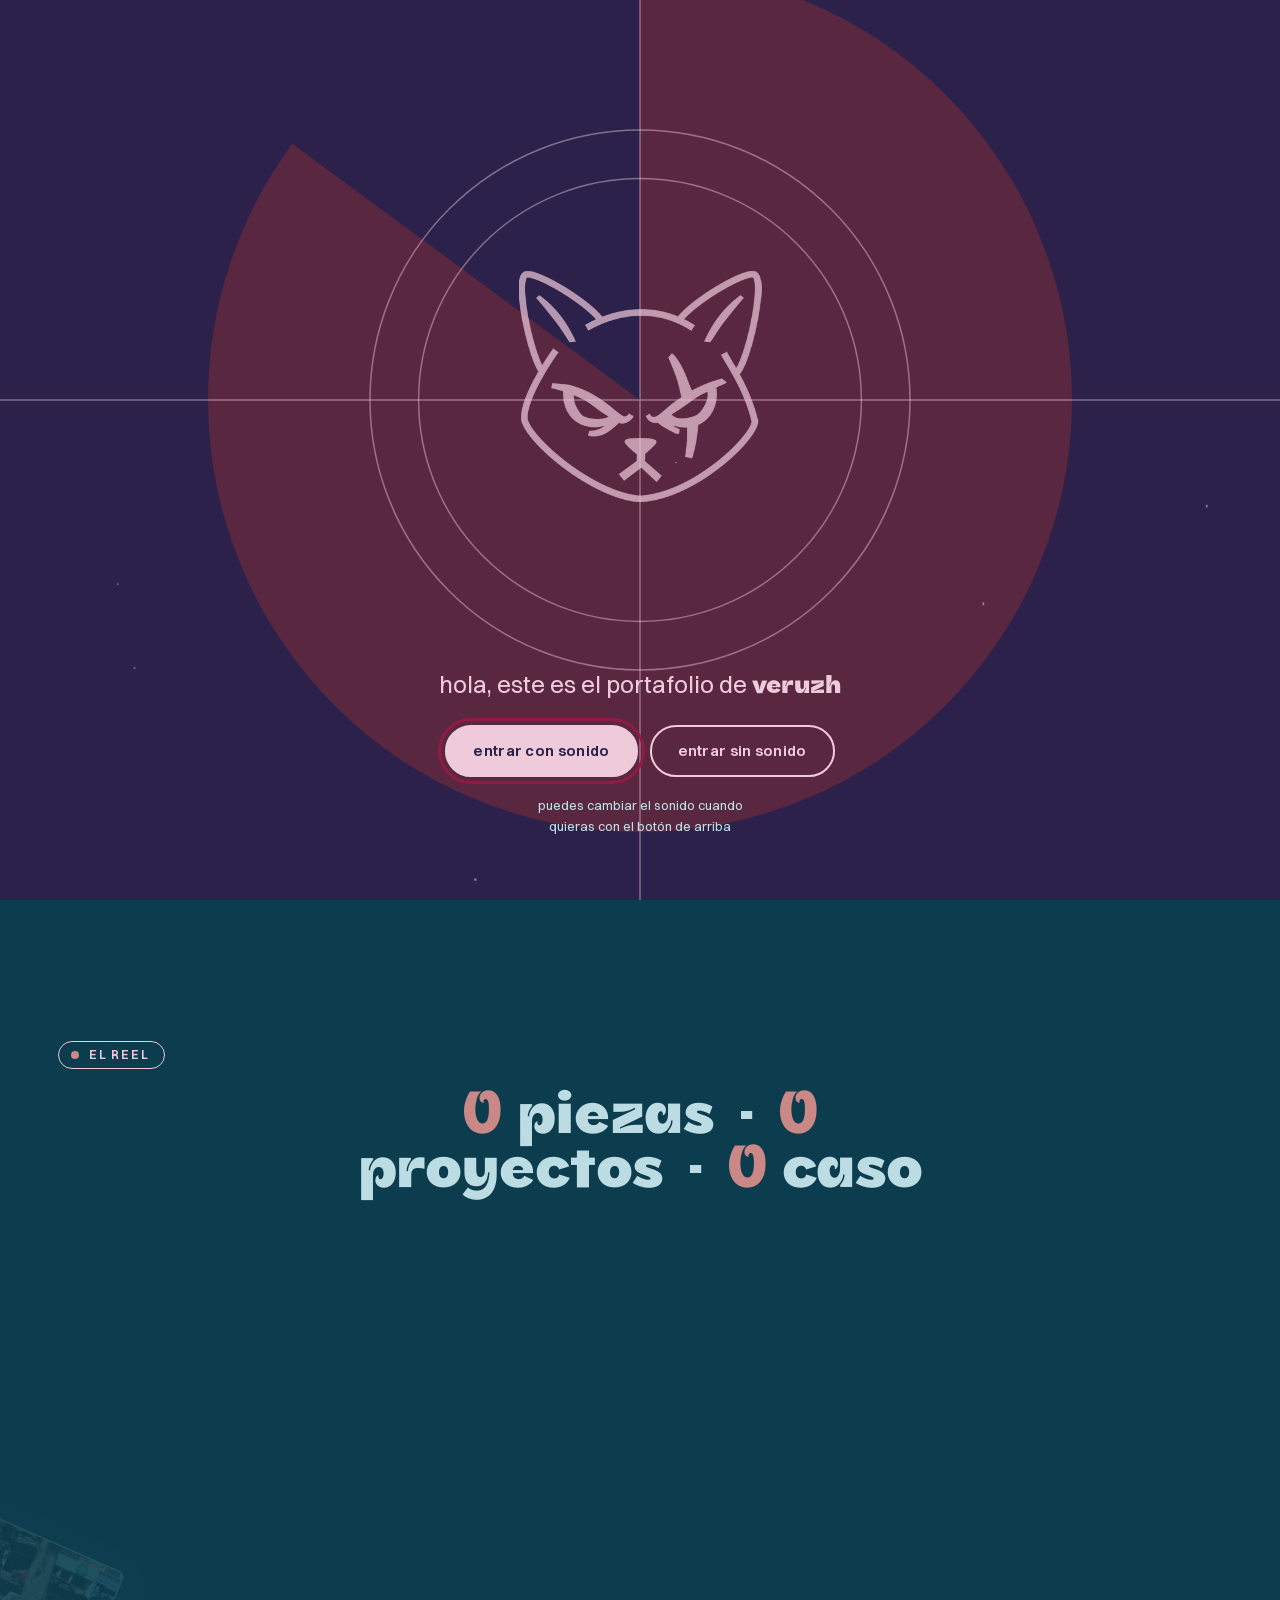
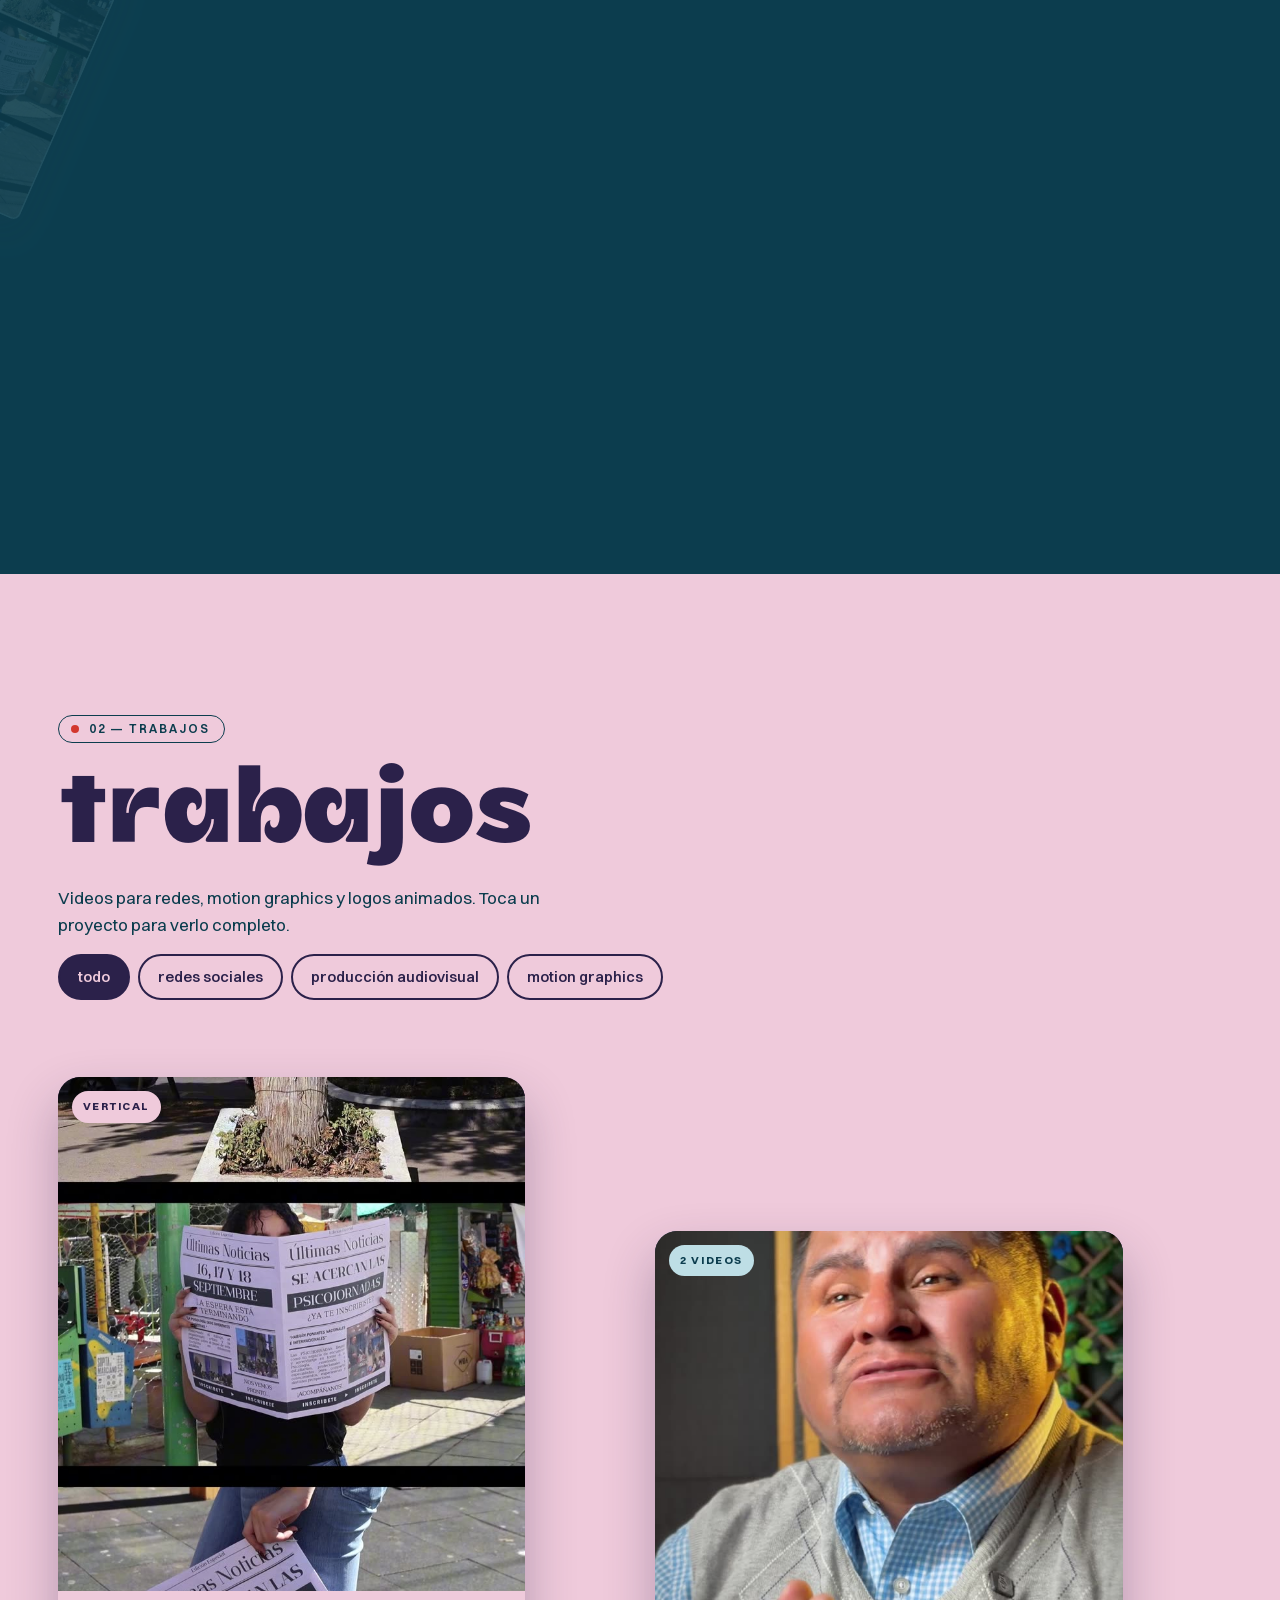
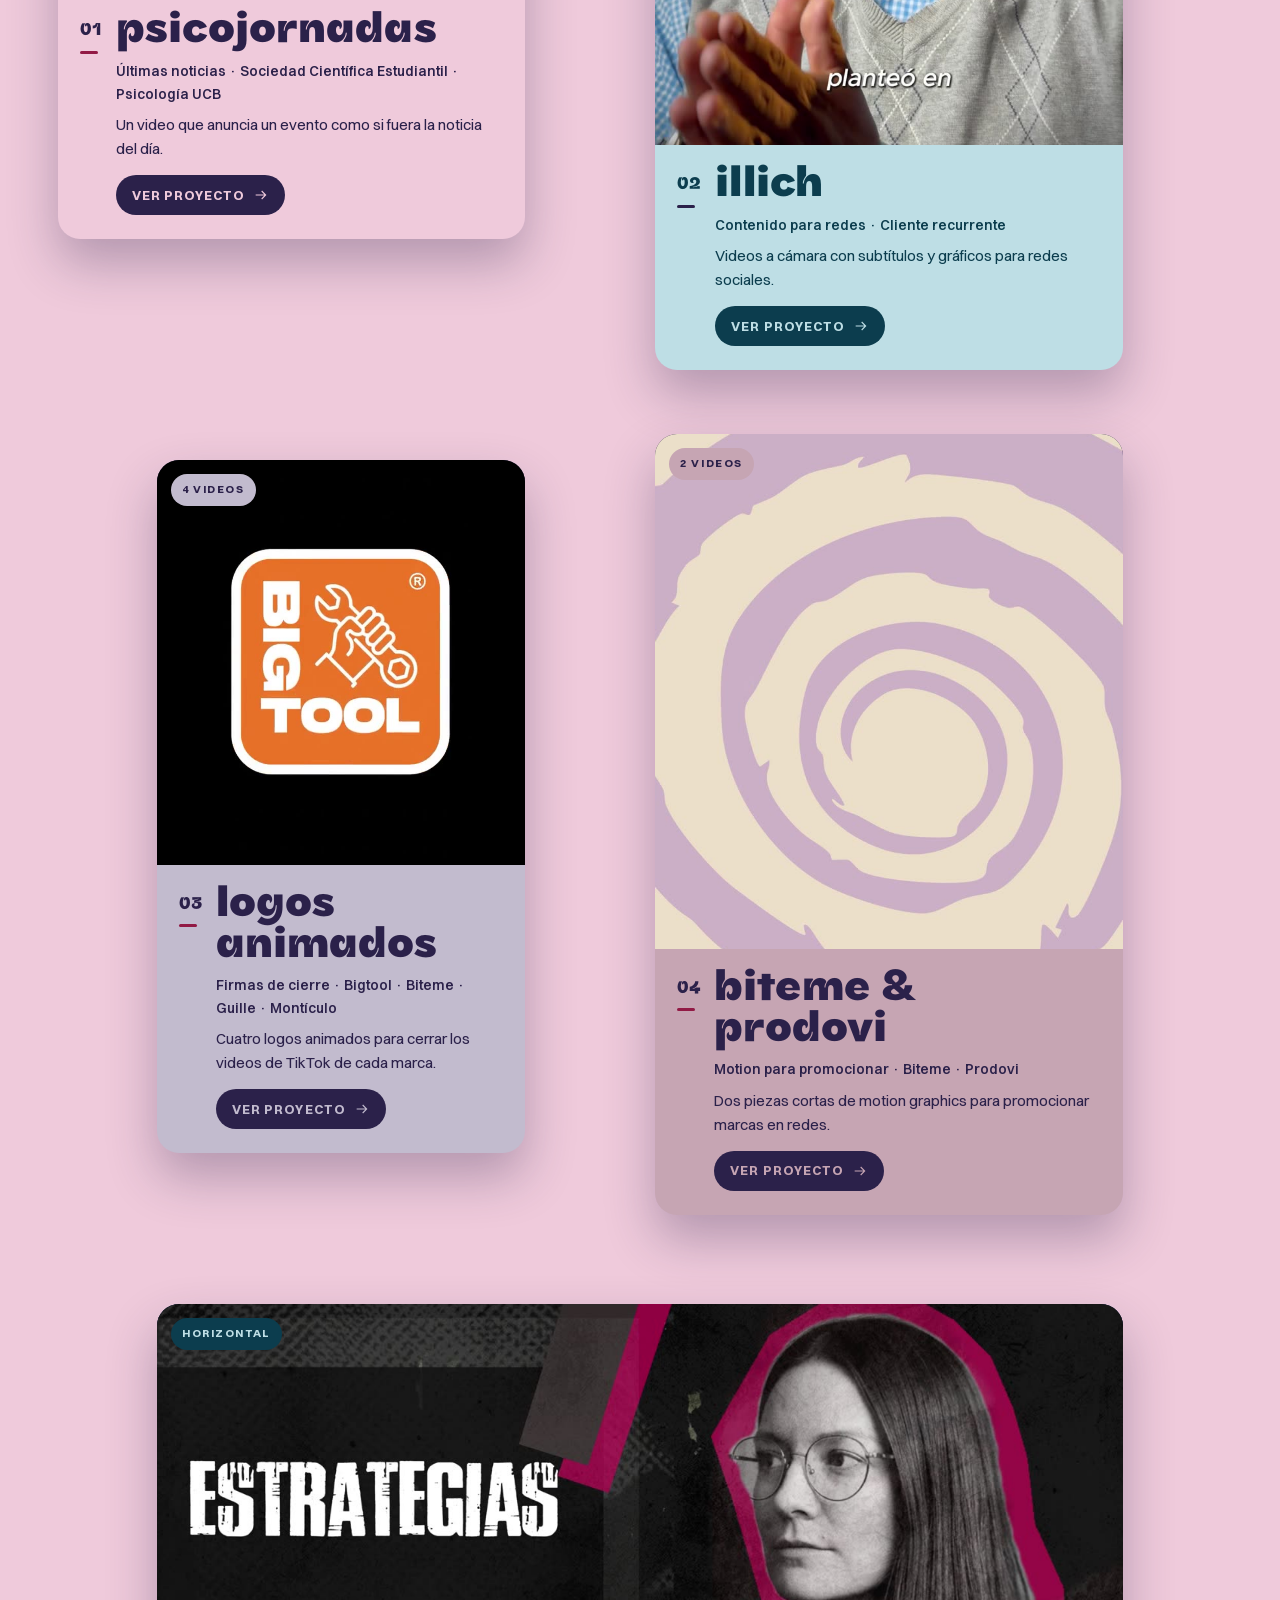
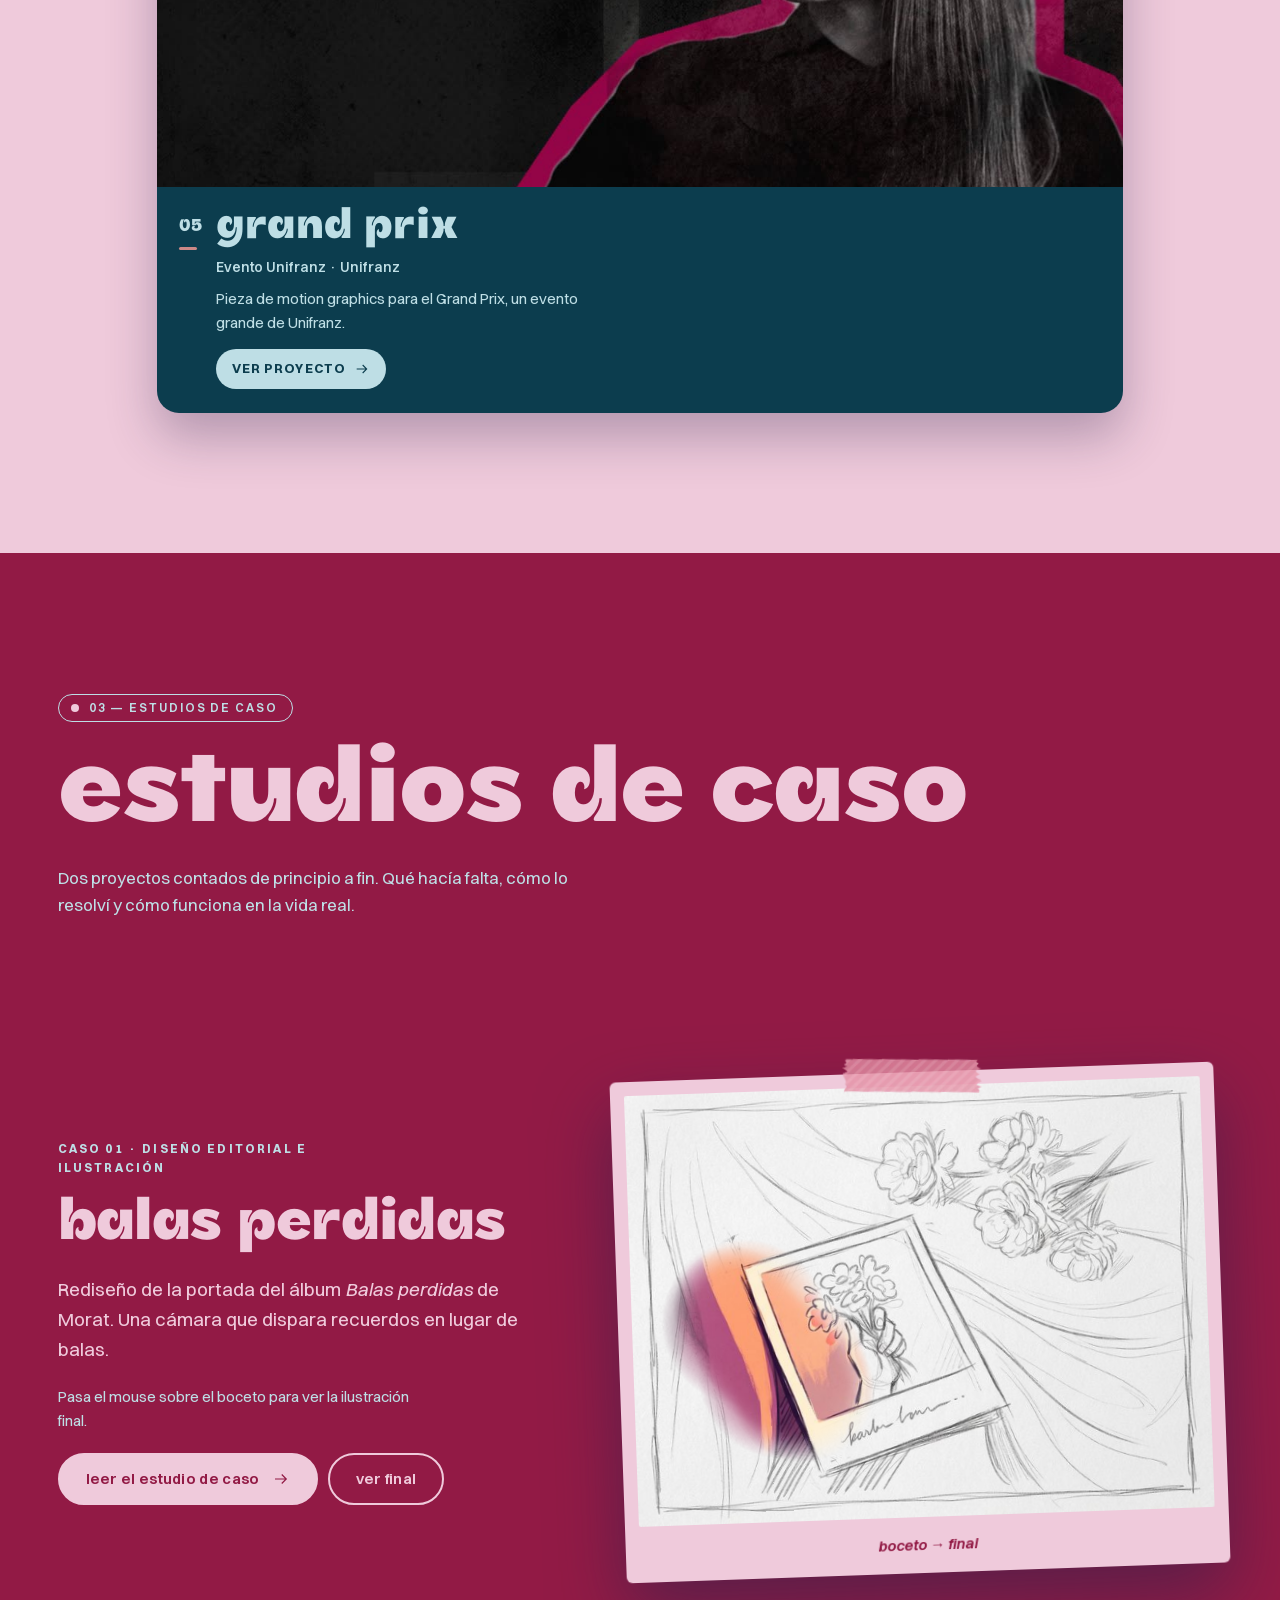
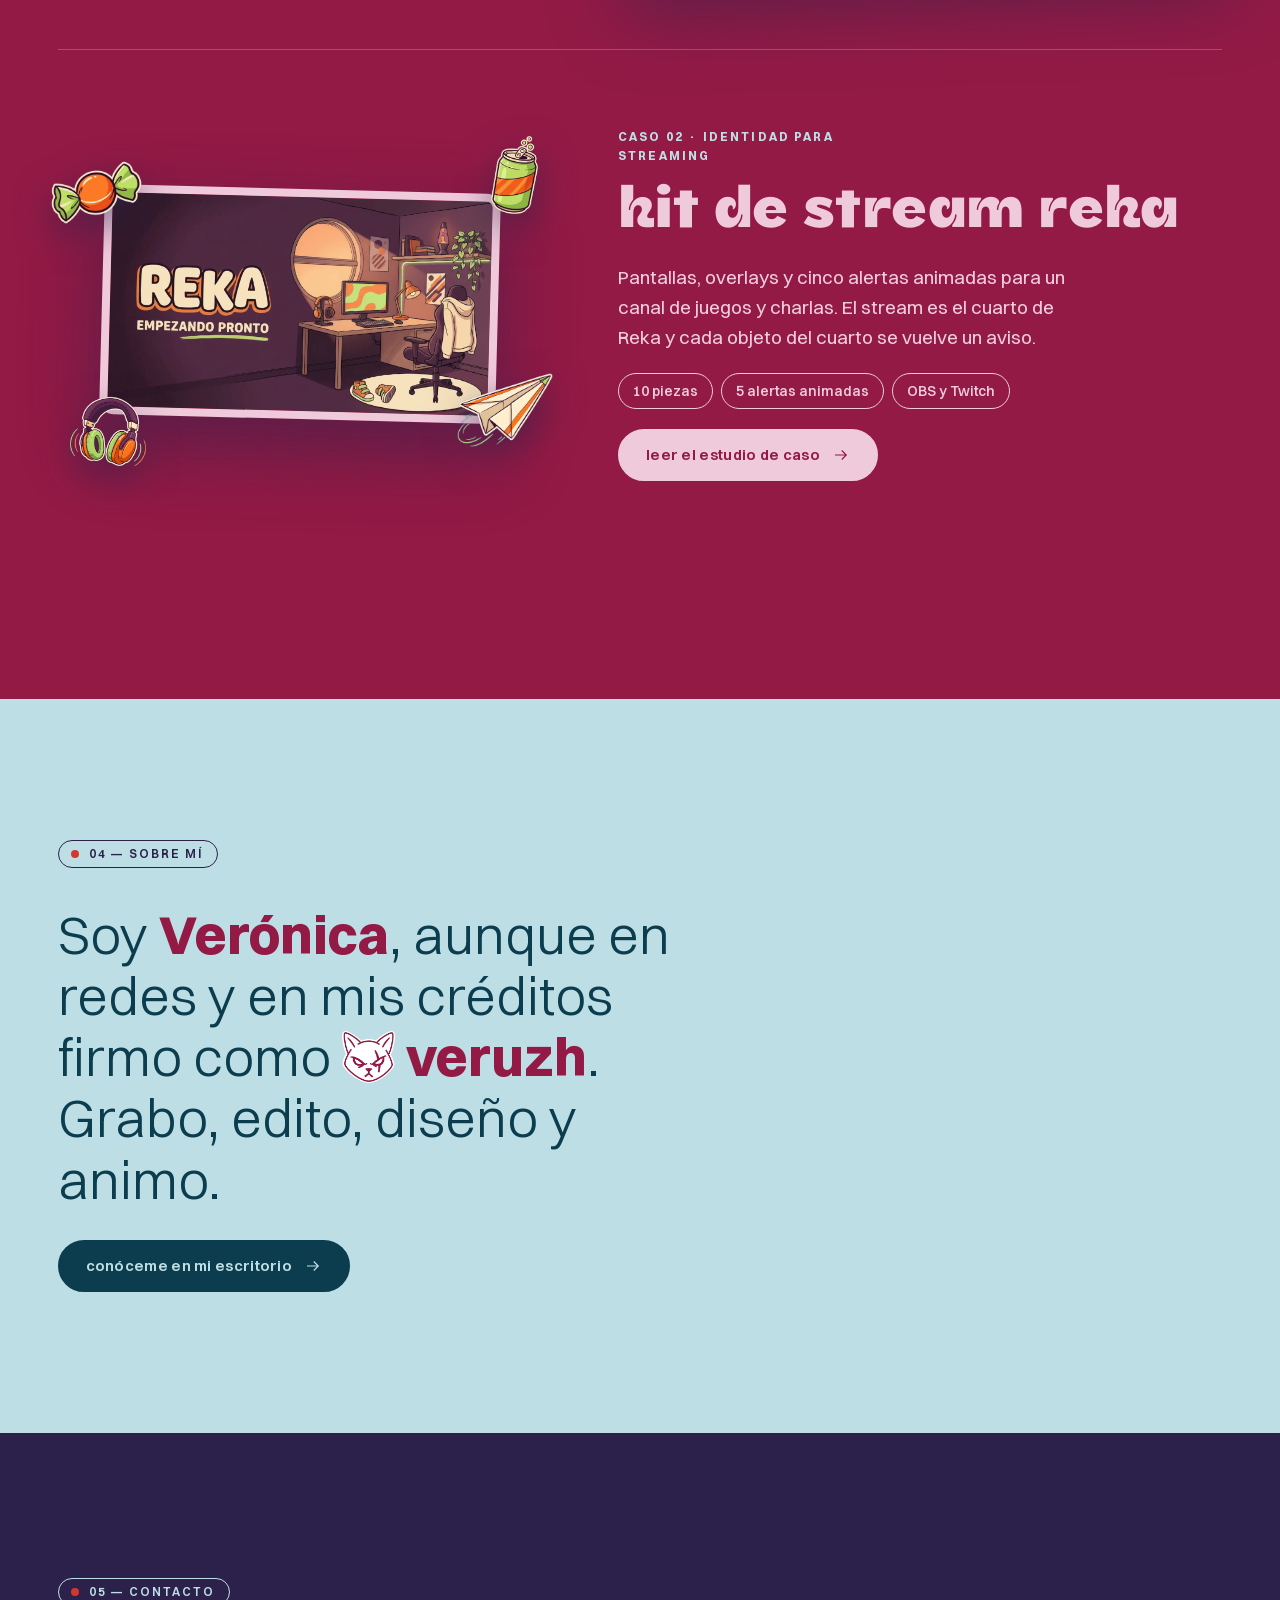
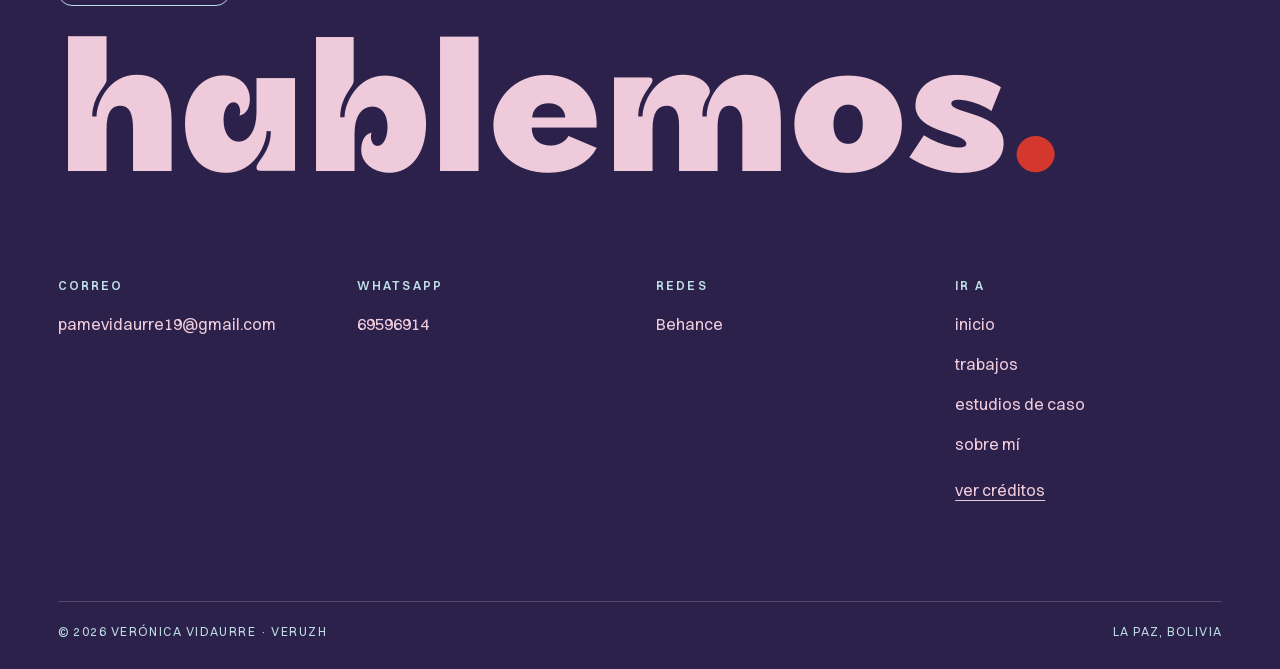
<file: index.html>
<!DOCTYPE html>
<html lang="es">
<head>
  <meta charset="UTF-8">
  <meta name="viewport" content="width=device-width, initial-scale=1, viewport-fit=cover">
  <title>veruzh · productora audiovisual, diseñadora digital y motion graphics</title>
  <meta name="description" content="Portafolio de Verónica Vidaurre (veruzh): producción audiovisual, diseño digital y motion graphics desde La Paz, Bolivia.">
  <meta name="theme-color" content="#2B214A">
  <link rel="icon" href="assets/img/logo/favicon.png">
  <link rel="stylesheet" href="css/base.css">
  <link rel="stylesheet" href="css/inicio.css">
</head>
<body data-pagina="inicio">

  <!-- ═══ INTRO: "líder" de película con cuenta regresiva ═══
       Se muestra solo la primera vez que entras en la sesión.  -->
  <div class="intro" id="intro" role="dialog" aria-label="Bienvenida">
    <canvas class="intro__lienzo" aria-hidden="true"></canvas>
    <div class="intro__ui">
      <p class="intro__hola">hola, este es el portafolio de <b>veruzh</b></p>
      <div class="intro__botones">
        <button class="boton boton--lleno" type="button" data-entrar="con">entrar con sonido</button>
        <button class="boton" type="button" data-entrar="sin">entrar sin sonido</button>
      </div>
      <p class="intro__pista">puedes cambiar el sonido cuando quieras con el botón de arriba</p>
    </div>
  </div>

  <main>
    <!-- ═══ 01 · HERO ═══ -->
    <section class="hero tema-indigo" id="inicio">
      <div class="visor" aria-hidden="true"><i></i><i></i><i></i><i></i></div>
      <p class="hero__tc" aria-hidden="true">REC <span class="hero__tiempo">00:00:00:00</span></p>

      <h1 class="hero__titulo">
        <span class="oculto-visual">veruzh, Verónica Vidaurre</span>
        <!-- El nombre se dibuja en un <canvas>: el video se ve SOLO dentro de las
             letras y siempre ocupa una sola línea, del ancho de la pantalla. -->
        <canvas class="hero__lienzo" aria-hidden="true"></canvas>
      </h1>
      <!-- el video que se ve dentro de las letras (invisible por sí solo) -->
      <video class="hero__video" muted playsinline autoplay preload="auto" aria-hidden="true"></video>

      <div class="hero__pie">
        <p class="hero__rol">soy <span class="hero__oficio">productora audiovisual</span></p>
        <p class="hero__bio">Produzco, diseño y animo piezas para redes sociales, marcas y eventos desde La Paz, Bolivia.</p>
        <div class="hero__botones">
          <a class="boton boton--lleno" href="#trabajos">ver mis trabajos <span data-flecha="90"></span></a>
          <a class="boton" href="#contacto">contacto</a>
        </div>
      </div>
    </section>

    <!-- ═══ REEL: los cuadros de todos los videos se arman al bajar ═══ -->
    <section class="reel tema-petroleo" id="reel" aria-label="Cuadros de todos los proyectos">
      <div class="contenedor reel__texto">
        <p class="etiqueta">el reel</p>
        <p class="reel__frase titulo-m"><span data-cifra="10">10</span> piezas · <span data-cifra="5">5</span> proyectos · <span data-cifra="1">1</span> caso</p>
      </div>
      <div class="reel__cuadros"><!-- los cuadros los crea inicio.js --></div>
      <p class="reel__pista contenedor"><span class="solo-tactil">desliza la tira de lado para ver todos los cuadros</span></p>
    </section>

    <!-- ═══ 02 · TRABAJOS ═══ -->
    <section class="trabajos tema-rosa" id="trabajos">
      <div class="contenedor">
        <header class="seccion-cabeza">
          <p class="etiqueta">02 — trabajos</p>
          <h2 class="titulo-l"><span class="barrido">trabajos</span></h2>
          <p class="seccion-cabeza__texto revela">Videos para redes, motion graphics y logos animados. Toca un proyecto para verlo completo.</p>
          <div class="filtros" role="group" aria-label="Filtrar trabajos"><!-- botones creados por inicio.js --></div>
        </header>
        <div class="tarjetas"><!-- tarjetas creadas por inicio.js con los datos de datos.js --></div>
      </div>
    </section>

    <!-- ═══ 03 · ESTUDIOS DE CASO (adelantos) ═══
         Dos casos contados de principio a fin. Cada uno lleva a su página. -->
    <section class="casos tema-vino" id="casos">
      <div class="contenedor">
        <header class="seccion-cabeza">
          <p class="etiqueta">03 — estudios de caso</p>
          <h2 class="titulo-l"><span class="barrido">estudios</span> <span class="barrido">de caso</span></h2>
          <p class="seccion-cabeza__texto revela">Dos proyectos contados de principio a fin. Qué hacía falta, cómo lo resolví y cómo funciona en la vida real.</p>
        </header>

        <!-- CASO 01 · Balas perdidas (pincel boceto → final) -->
        <article class="caso-adelanto caso-adelanto__grid" id="caso">
          <div class="caso-adelanto__texto">
            <p class="caso-adelanto__num">caso 01 · diseño editorial e ilustración</p>
            <h3 class="titulo-m">balas perdidas</h3>
            <p class="revela">Rediseño de la portada del álbum <em>Balas perdidas</em> de Morat. Una cámara que dispara recuerdos en lugar de balas.</p>
            <p class="caso-adelanto__pista revela" data-retraso="1">
              <span class="solo-mouse">Pasa el mouse sobre el boceto para ver la ilustración final.</span>
              <span class="solo-tactil">Desliza el dedo sobre el boceto para ver la ilustración final.</span>
            </p>
            <div class="caso-adelanto__botones revela" data-retraso="2">
              <a class="boton boton--lleno" href="estudio-de-caso.html">leer el estudio de caso <span data-flecha></span></a>
              <button class="boton" type="button" data-revelar>ver final</button>
            </div>
          </div>
          <figure class="pincel revela" data-cursor="pinta">
            <div class="pincel__area">
              <img src="assets/img/caso/sketch-polaroid.jpg" alt="Boceto a lápiz de la portada, una polaroid con un ramo de flores" width="720" height="538" loading="lazy">
            </div>
            <figcaption class="pincel__nota">boceto → final</figcaption>
          </figure>
        </article>

        <!-- CASO 02 · Reka, kit de stream (los objetos del cuarto flotan) -->
        <article class="caso-adelanto caso-adelanto__grid caso-adelanto--reka">
          <a class="reka-adelanto revela" href="estudio-de-caso-2.html" data-cursor="ver el caso" aria-label="Ver el estudio de caso Reka, kit de stream">
            <span class="reka-adelanto__pantalla">
              <video src="assets/video/reka-pantalla-inicio.mp4" poster="assets/img/posters/reka-pantalla-inicio.jpg" muted loop playsinline preload="none" aria-hidden="true"></video>
            </span>
            <img class="reka-adelanto__obj reka-adelanto__obj--dulce" src="assets/img/reka/dulce.webp" alt="" width="560" height="400" loading="lazy">
            <img class="reka-adelanto__obj reka-adelanto__obj--lata" src="assets/img/reka/lata.webp" alt="" width="352" height="560" loading="lazy">
            <img class="reka-adelanto__obj reka-adelanto__obj--avion" src="assets/img/reka/avion.webp" alt="" width="560" height="442" loading="lazy">
            <img class="reka-adelanto__obj reka-adelanto__obj--audif" src="assets/img/reka/audifonos.webp" alt="" width="560" height="515" loading="lazy">
          </a>
          <div class="caso-adelanto__texto">
            <p class="caso-adelanto__num">caso 02 · identidad para streaming</p>
            <h3 class="titulo-m">kit de stream reka</h3>
            <p class="revela">Pantallas, overlays y cinco alertas animadas para un canal de juegos y charlas. El stream es el cuarto de Reka y cada objeto del cuarto se vuelve un aviso.</p>
            <ul class="chips revela" data-retraso="1"><li>10 piezas</li><li>5 alertas animadas</li><li>OBS y Twitch</li></ul>
            <div class="caso-adelanto__botones revela" data-retraso="2">
              <a class="boton boton--lleno" href="estudio-de-caso-2.html">leer el estudio de caso <span data-flecha></span></a>
            </div>
          </div>
        </article>
      </div>
    </section>

    <!-- ═══ 04 · SOBRE MÍ (adelanto) ═══ -->
    <section class="sobre-adelanto tema-celeste">
      <div class="contenedor">
        <p class="etiqueta">04 — sobre mí</p>
        <p class="sobre-adelanto__frase revela">
          Soy <strong>Verónica</strong>, aunque en redes y en mis créditos firmo como
          <img class="sobre-adelanto__gato" src="assets/img/logo/gato-vino.png" alt="" width="64" height="61"> <strong>veruzh</strong>.
          Grabo, edito, diseño y animo.
        </p>
        <a class="boton boton--lleno revela" href="sobre-mi.html" data-retraso="1">conóceme en mi escritorio <span data-flecha></span></a>
      </div>
    </section>
  </main>

  <!-- Orden de scripts: librería GSAP → datos → común → página -->
  <script src="js/vendor/gsap.min.js"></script>
  <script src="js/vendor/ScrollTrigger.min.js"></script>
  <script src="js/datos.js"></script>
  <script src="js/comun.js"></script>
  <script src="js/inicio.js"></script>
</body>
</html>
</file>
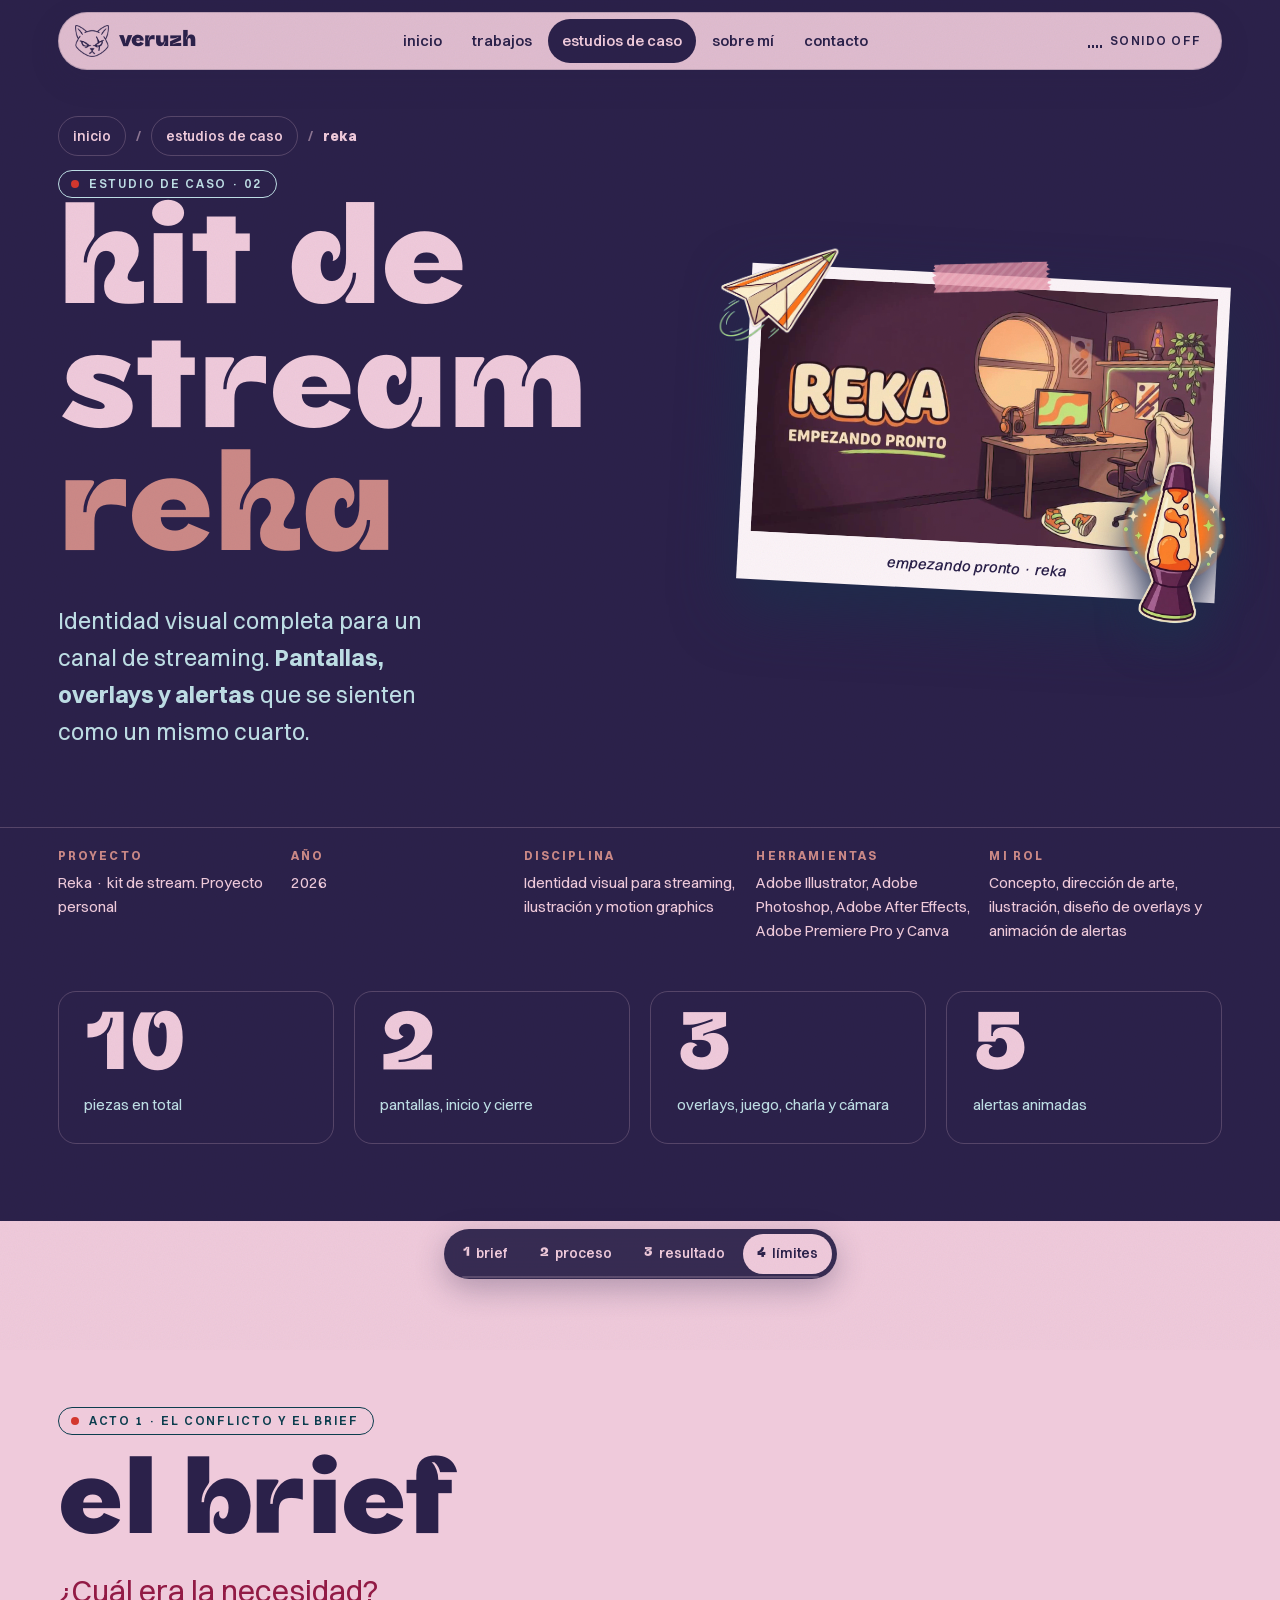
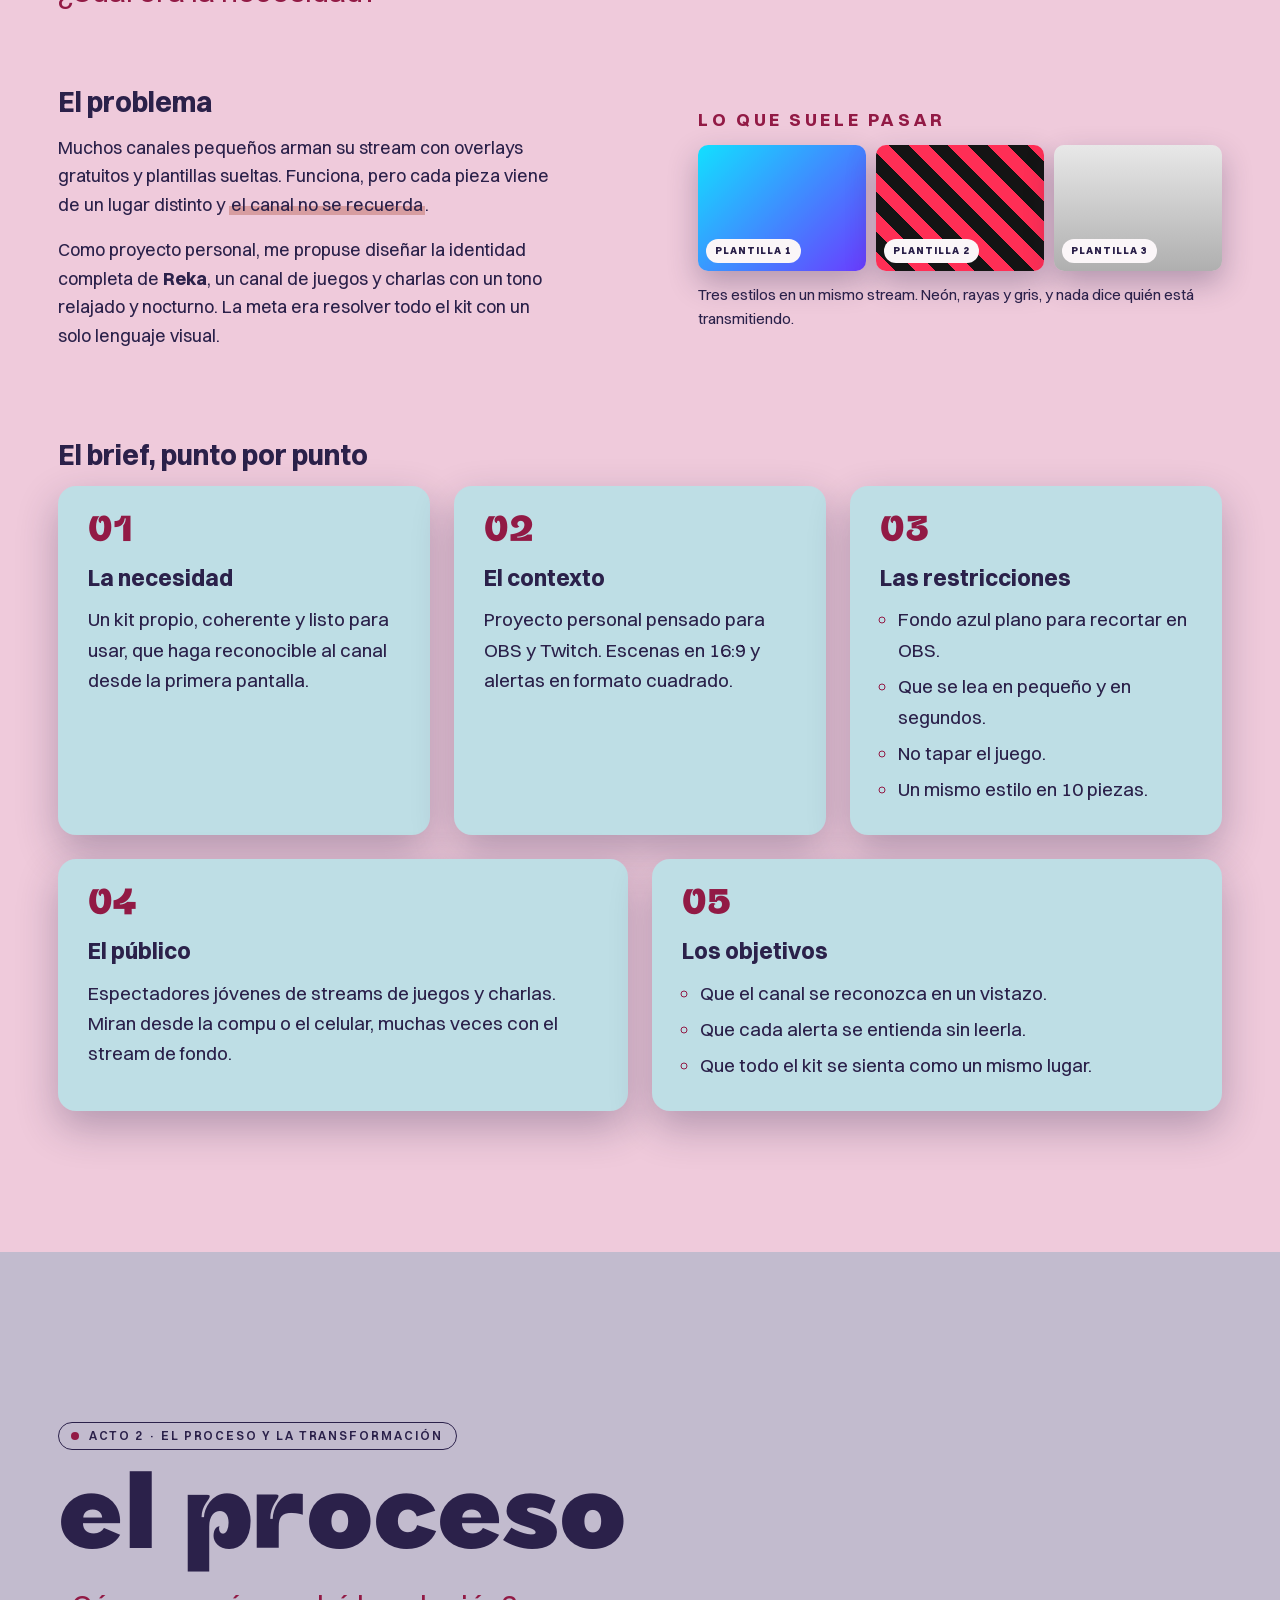
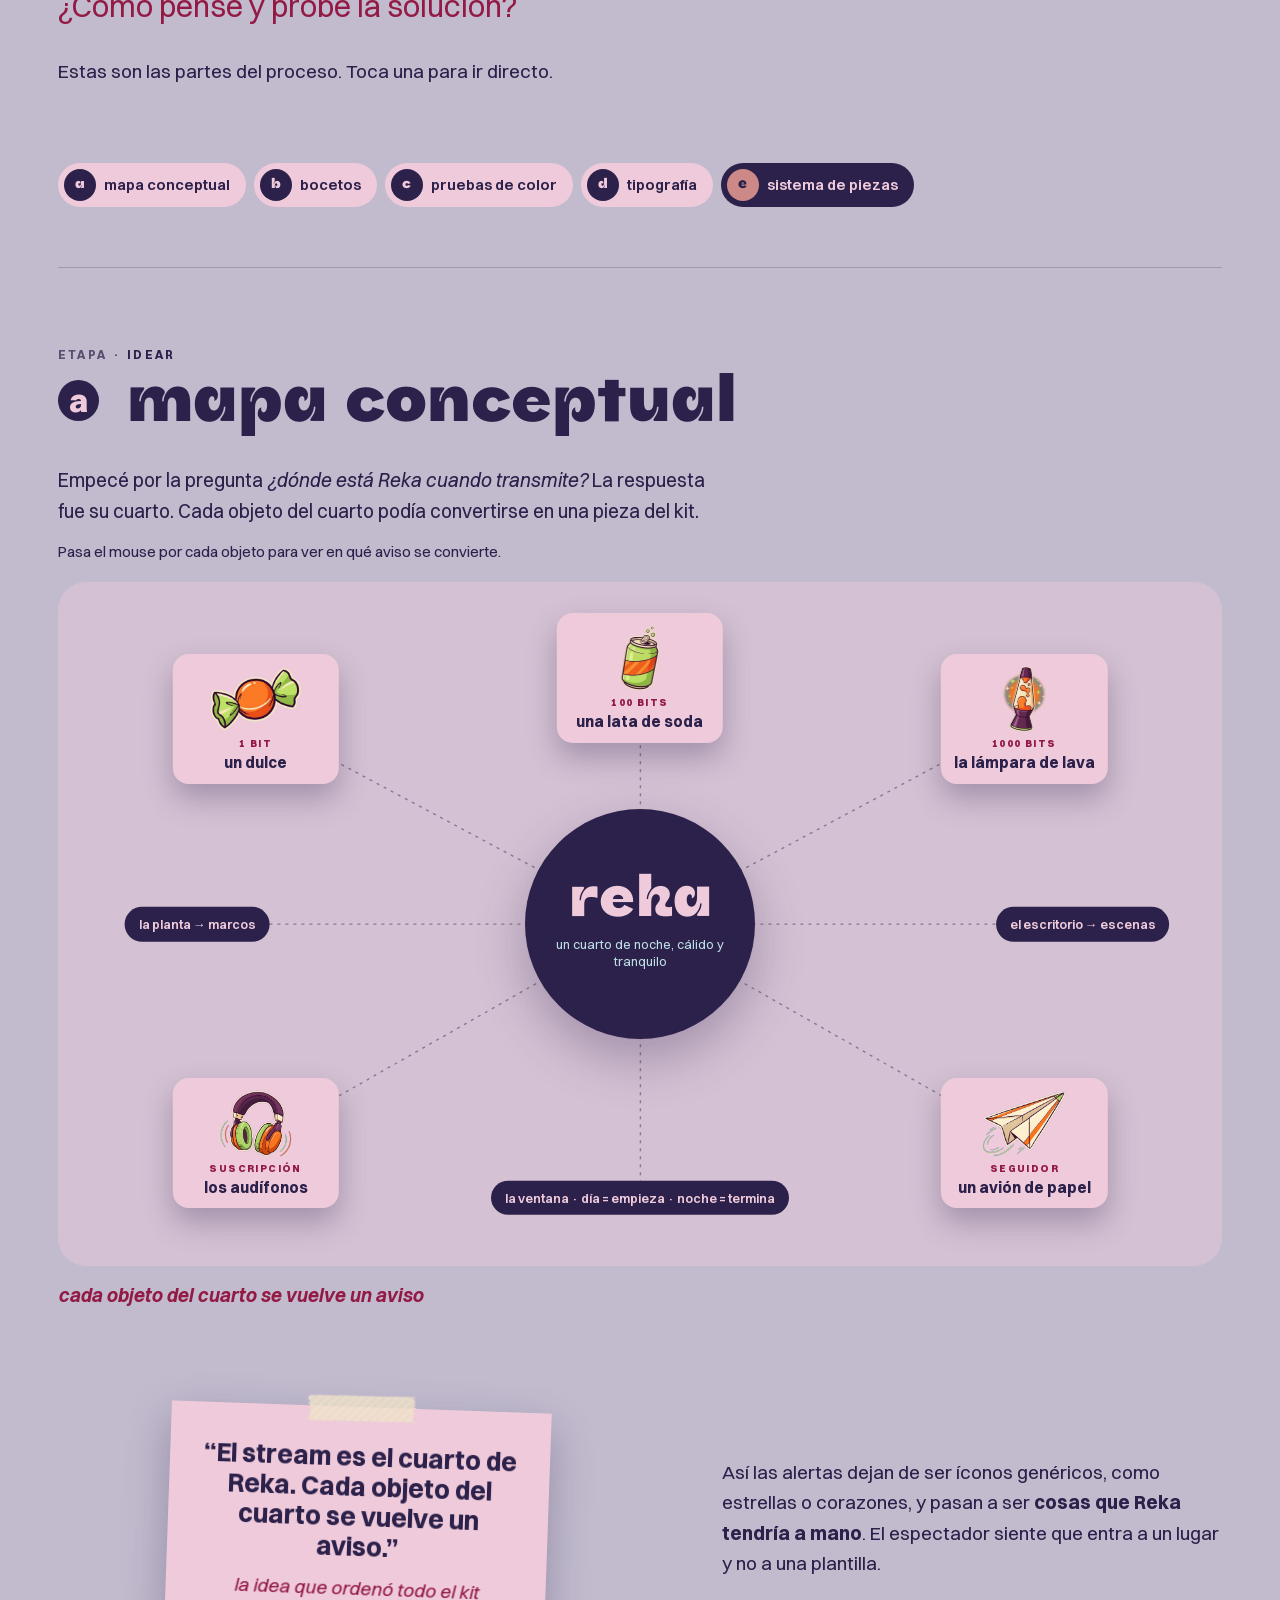
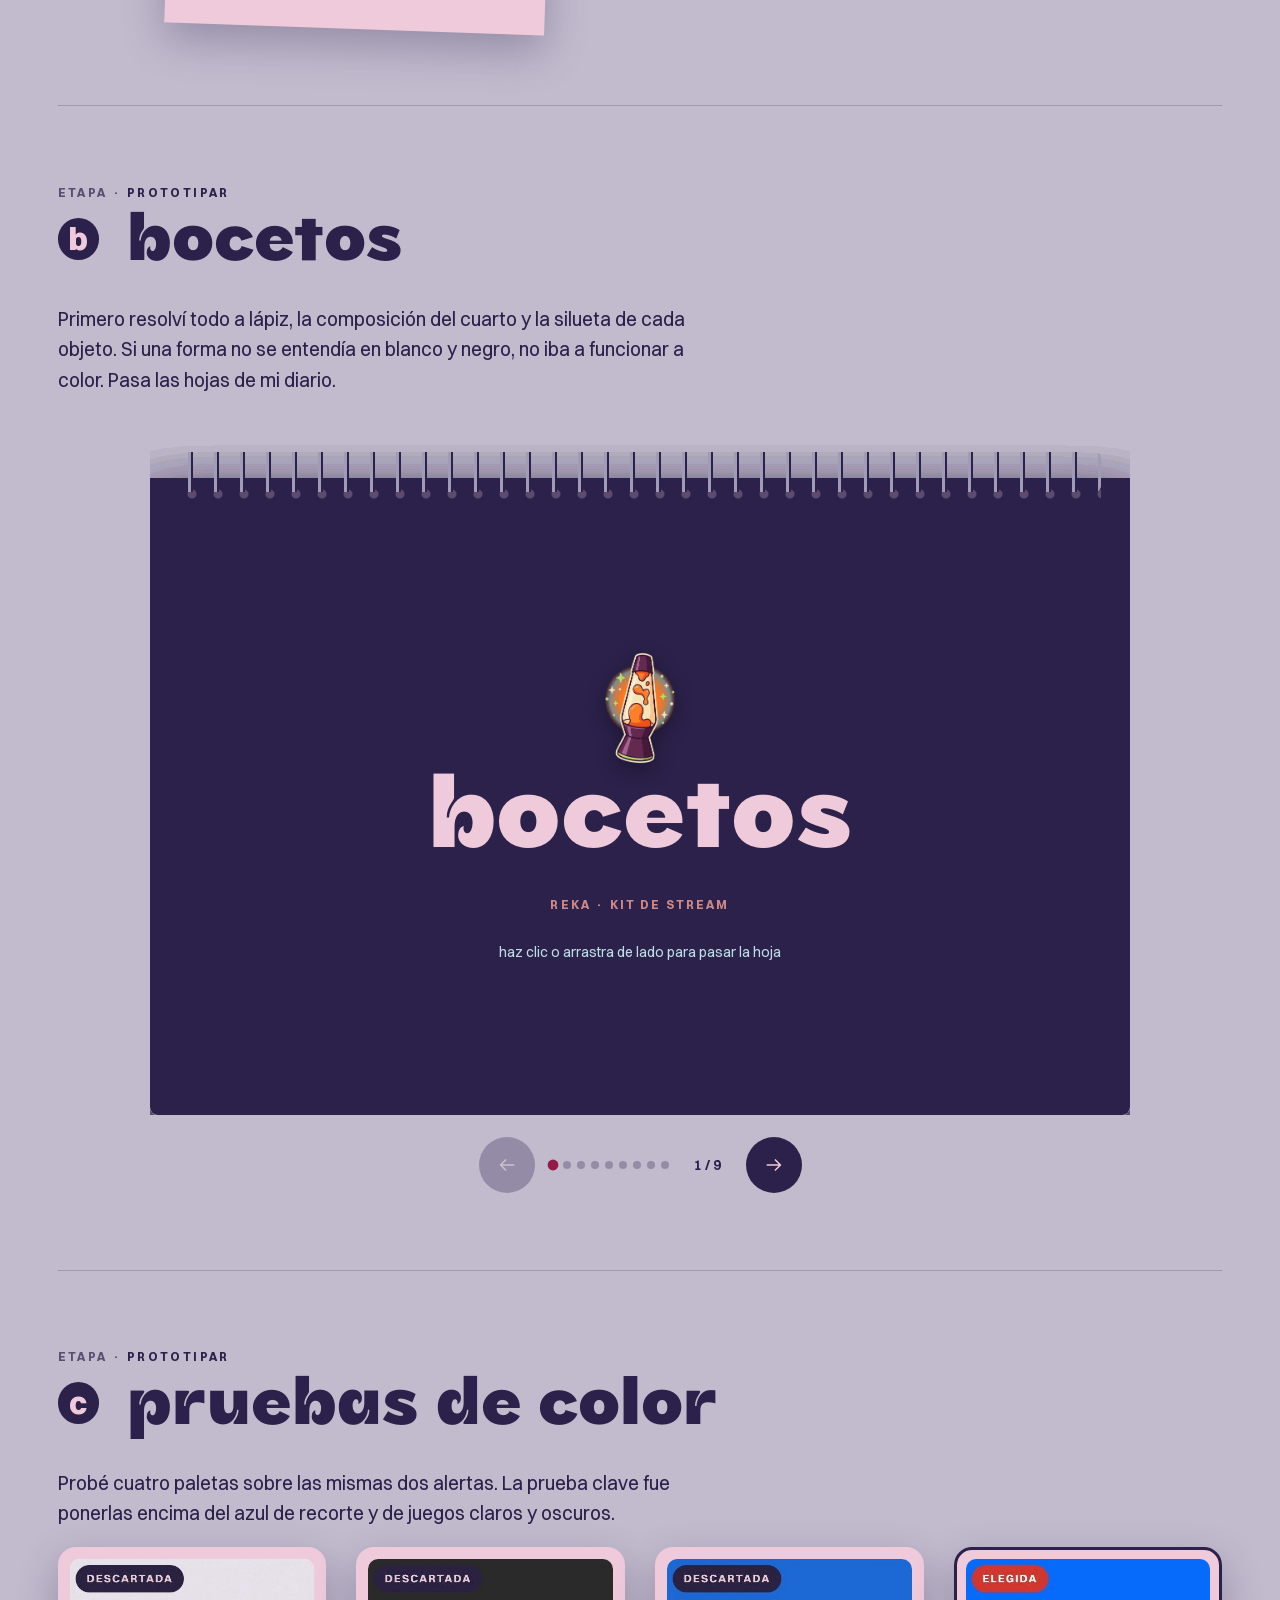
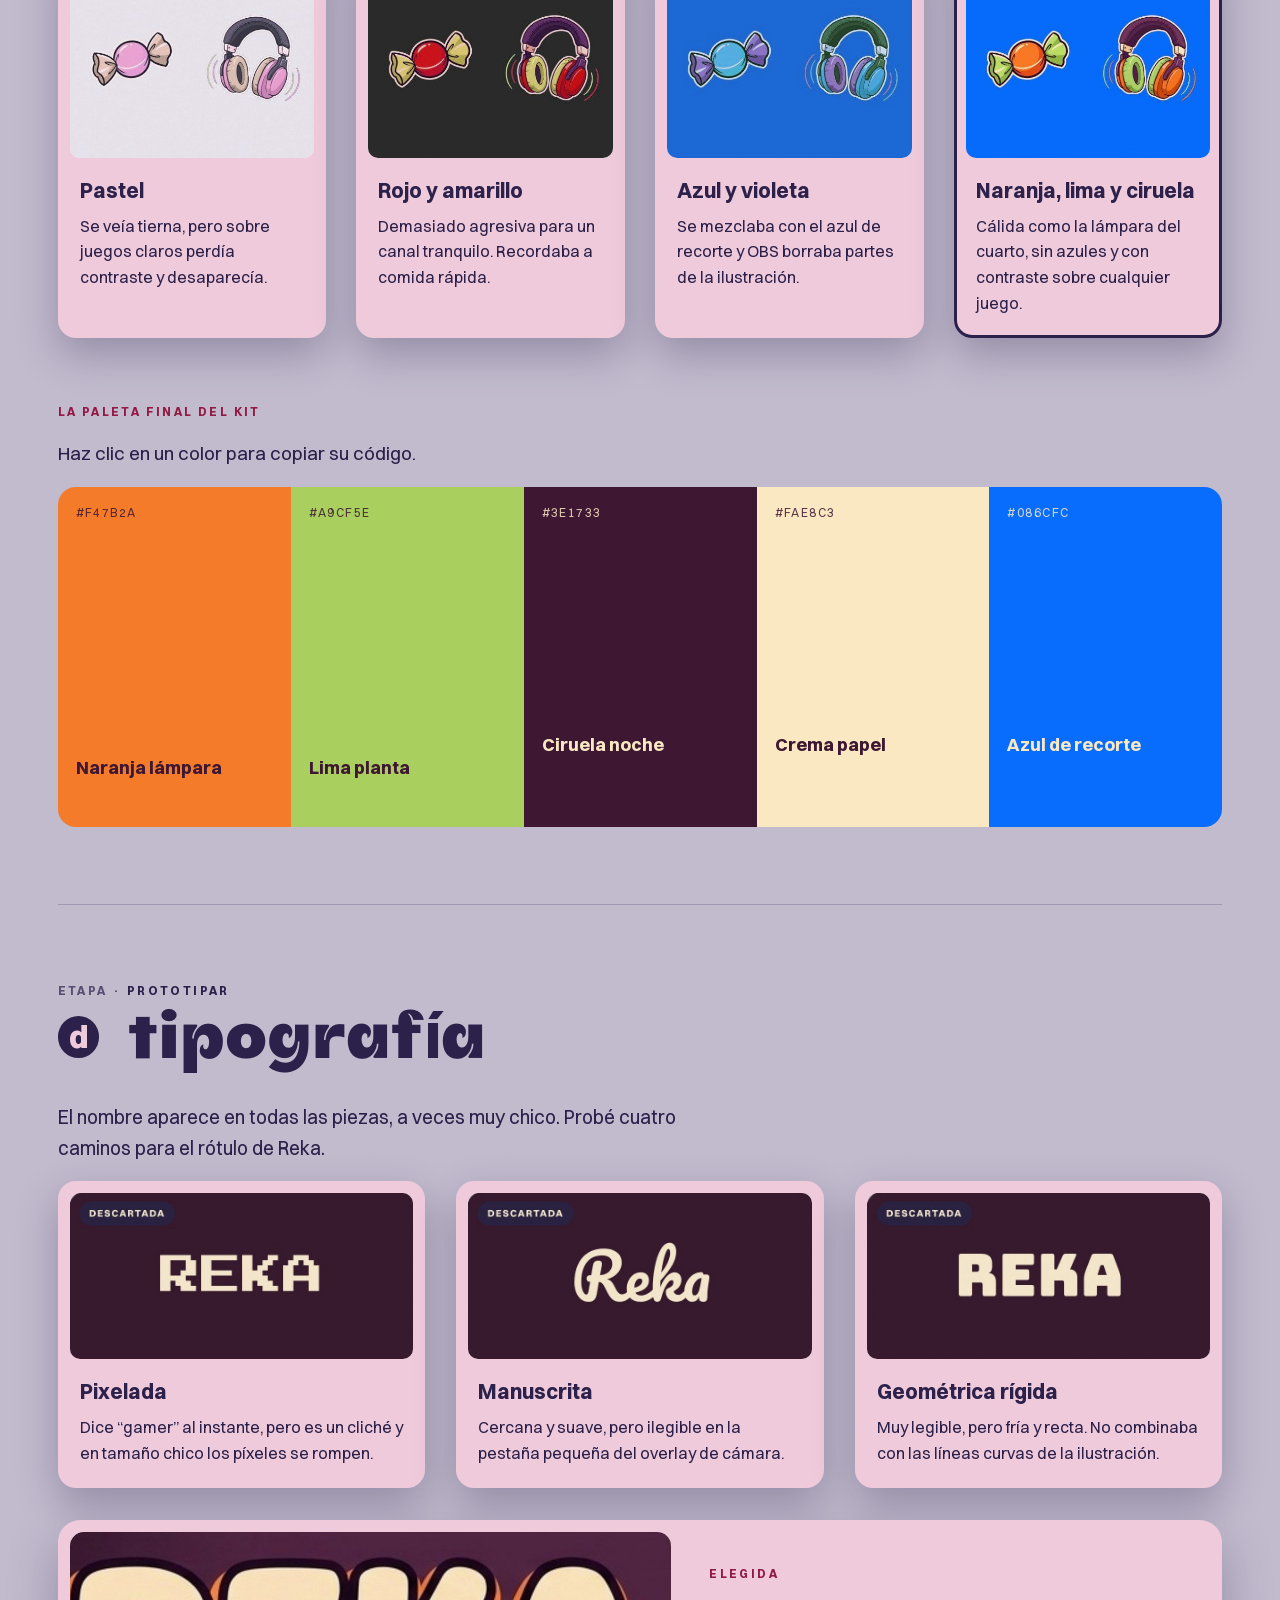
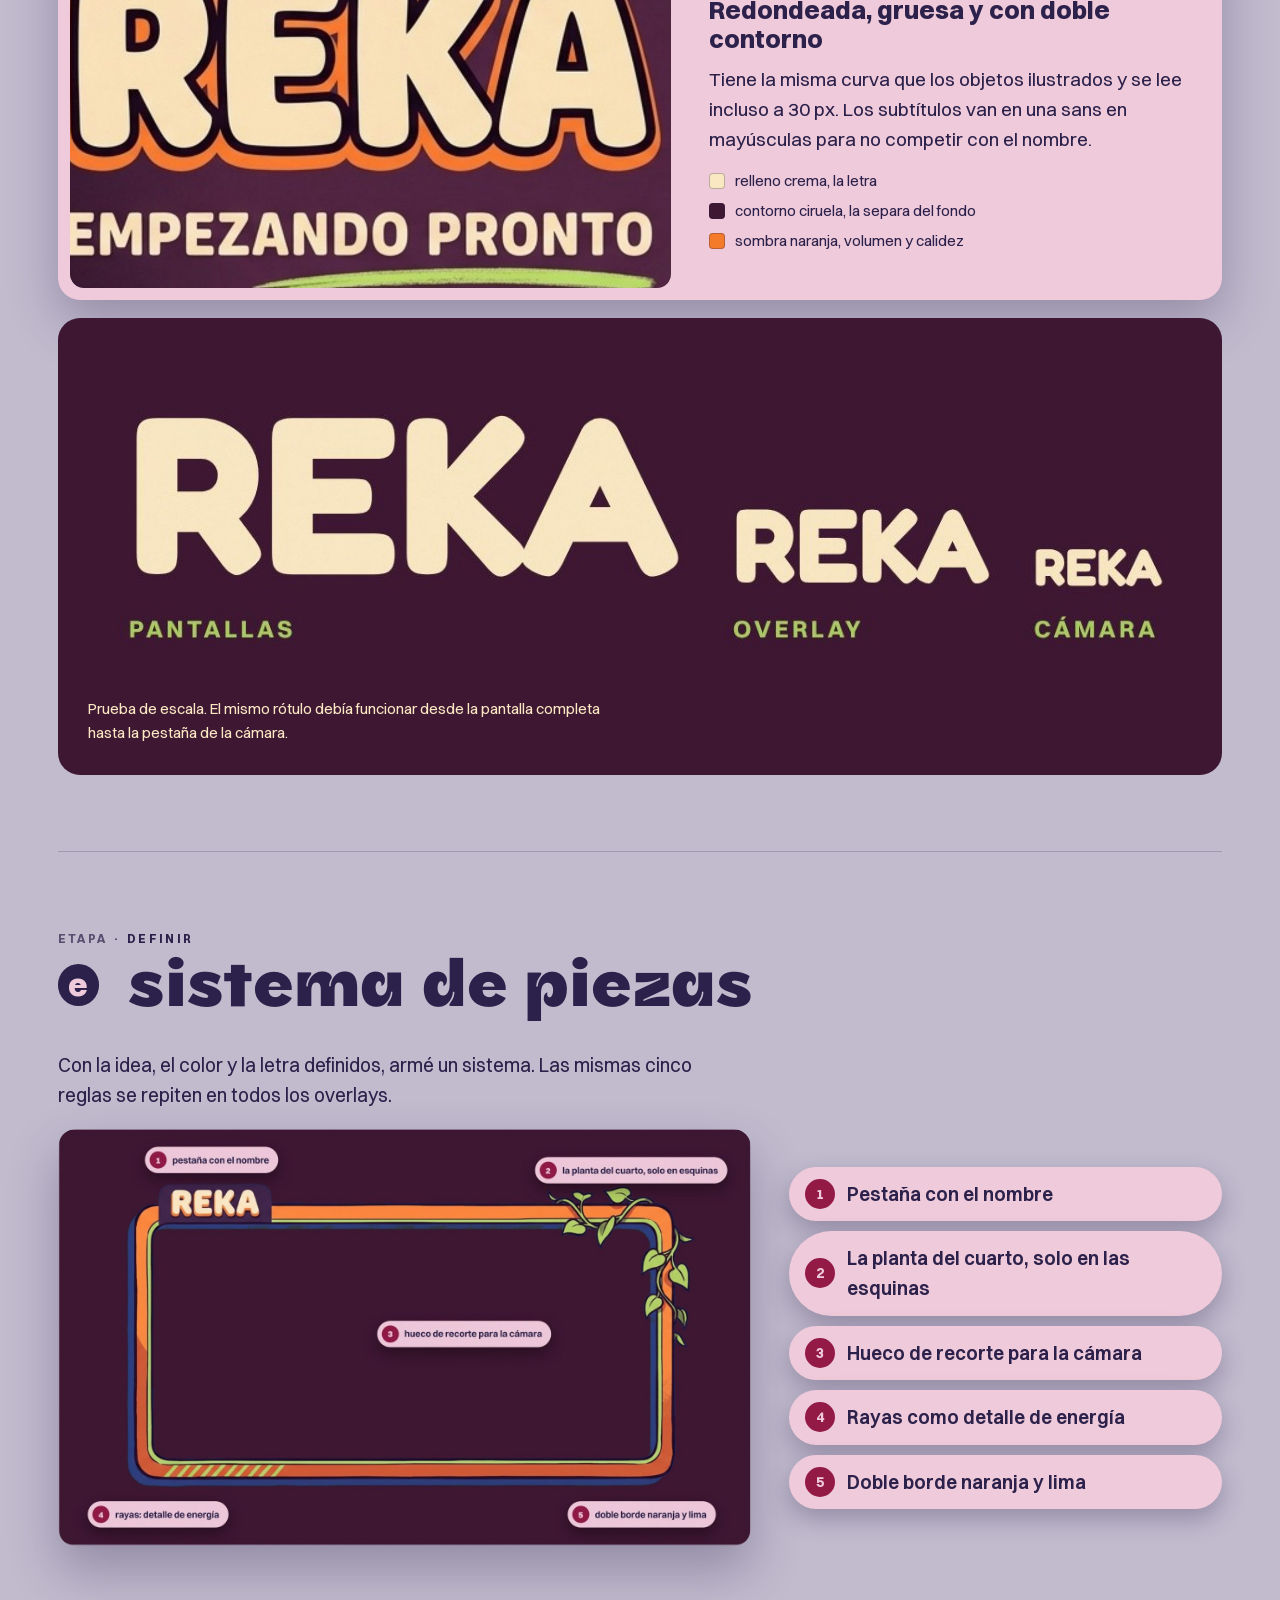
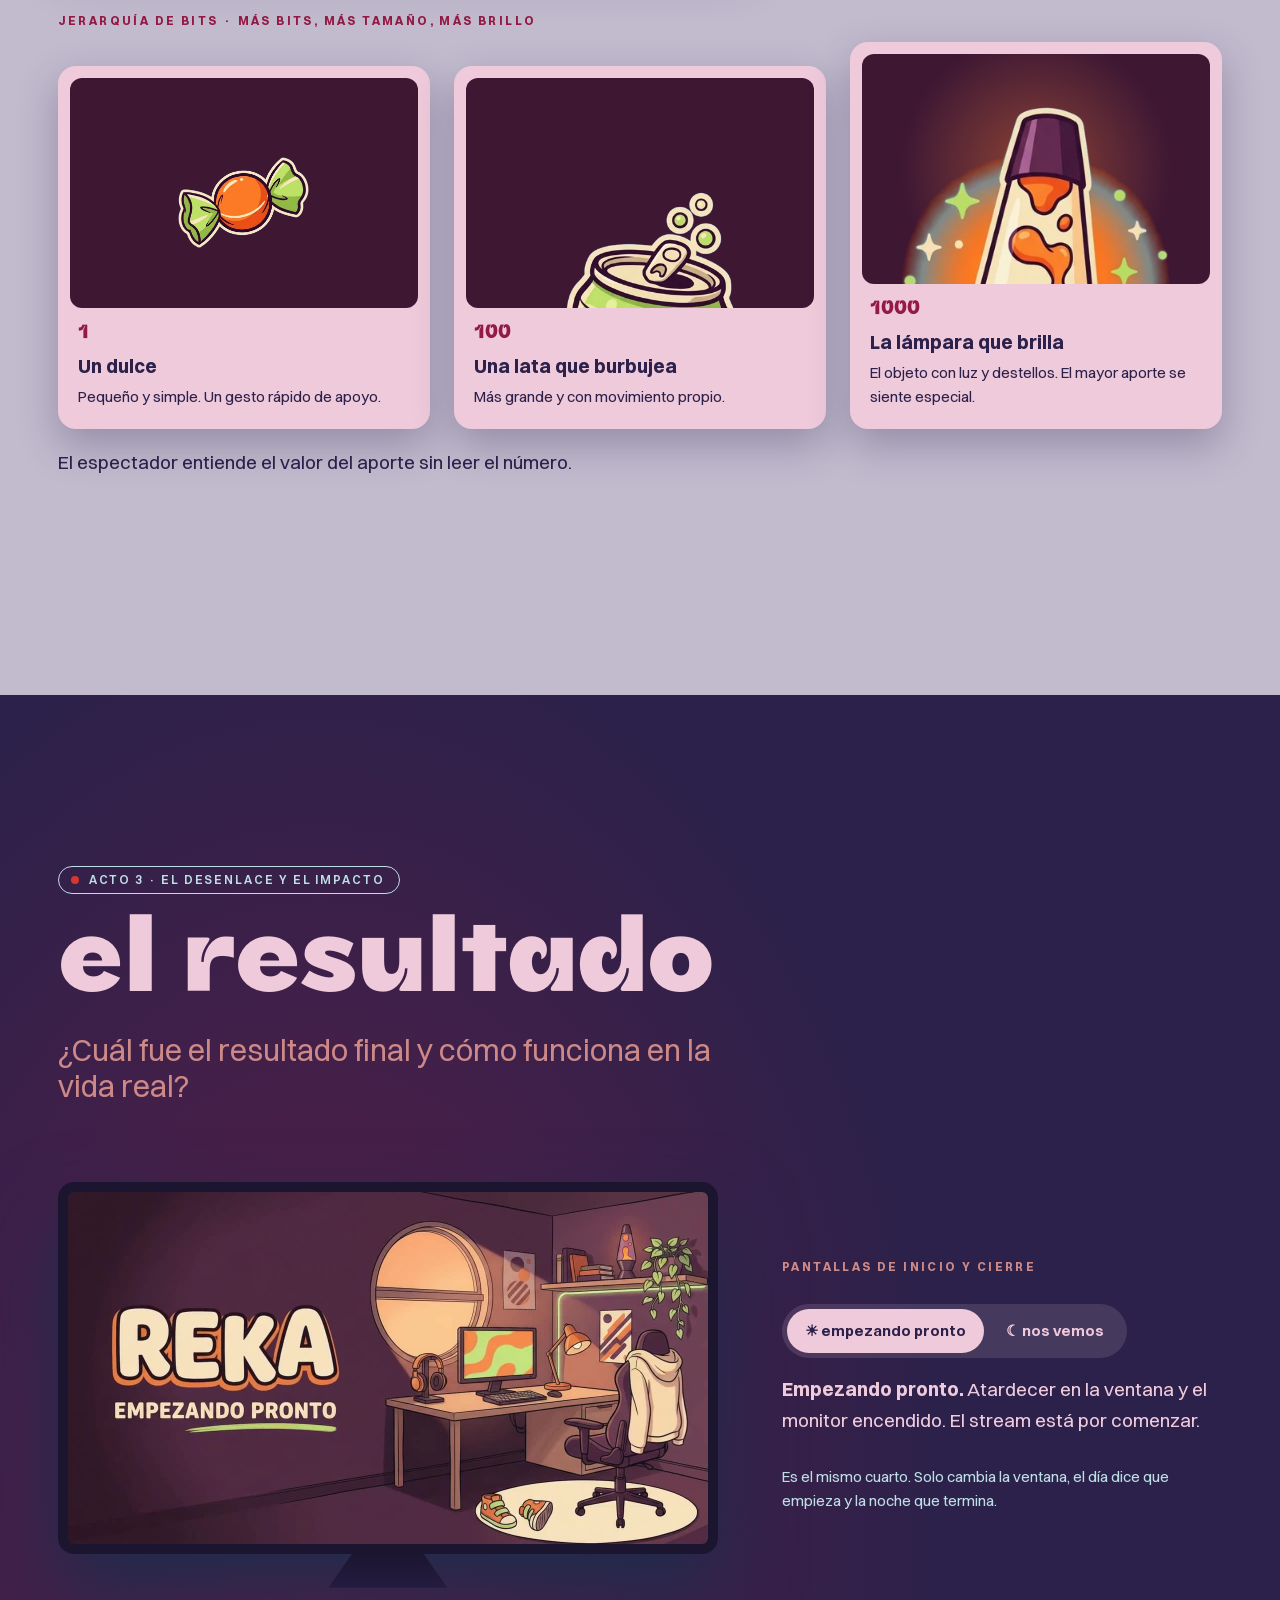
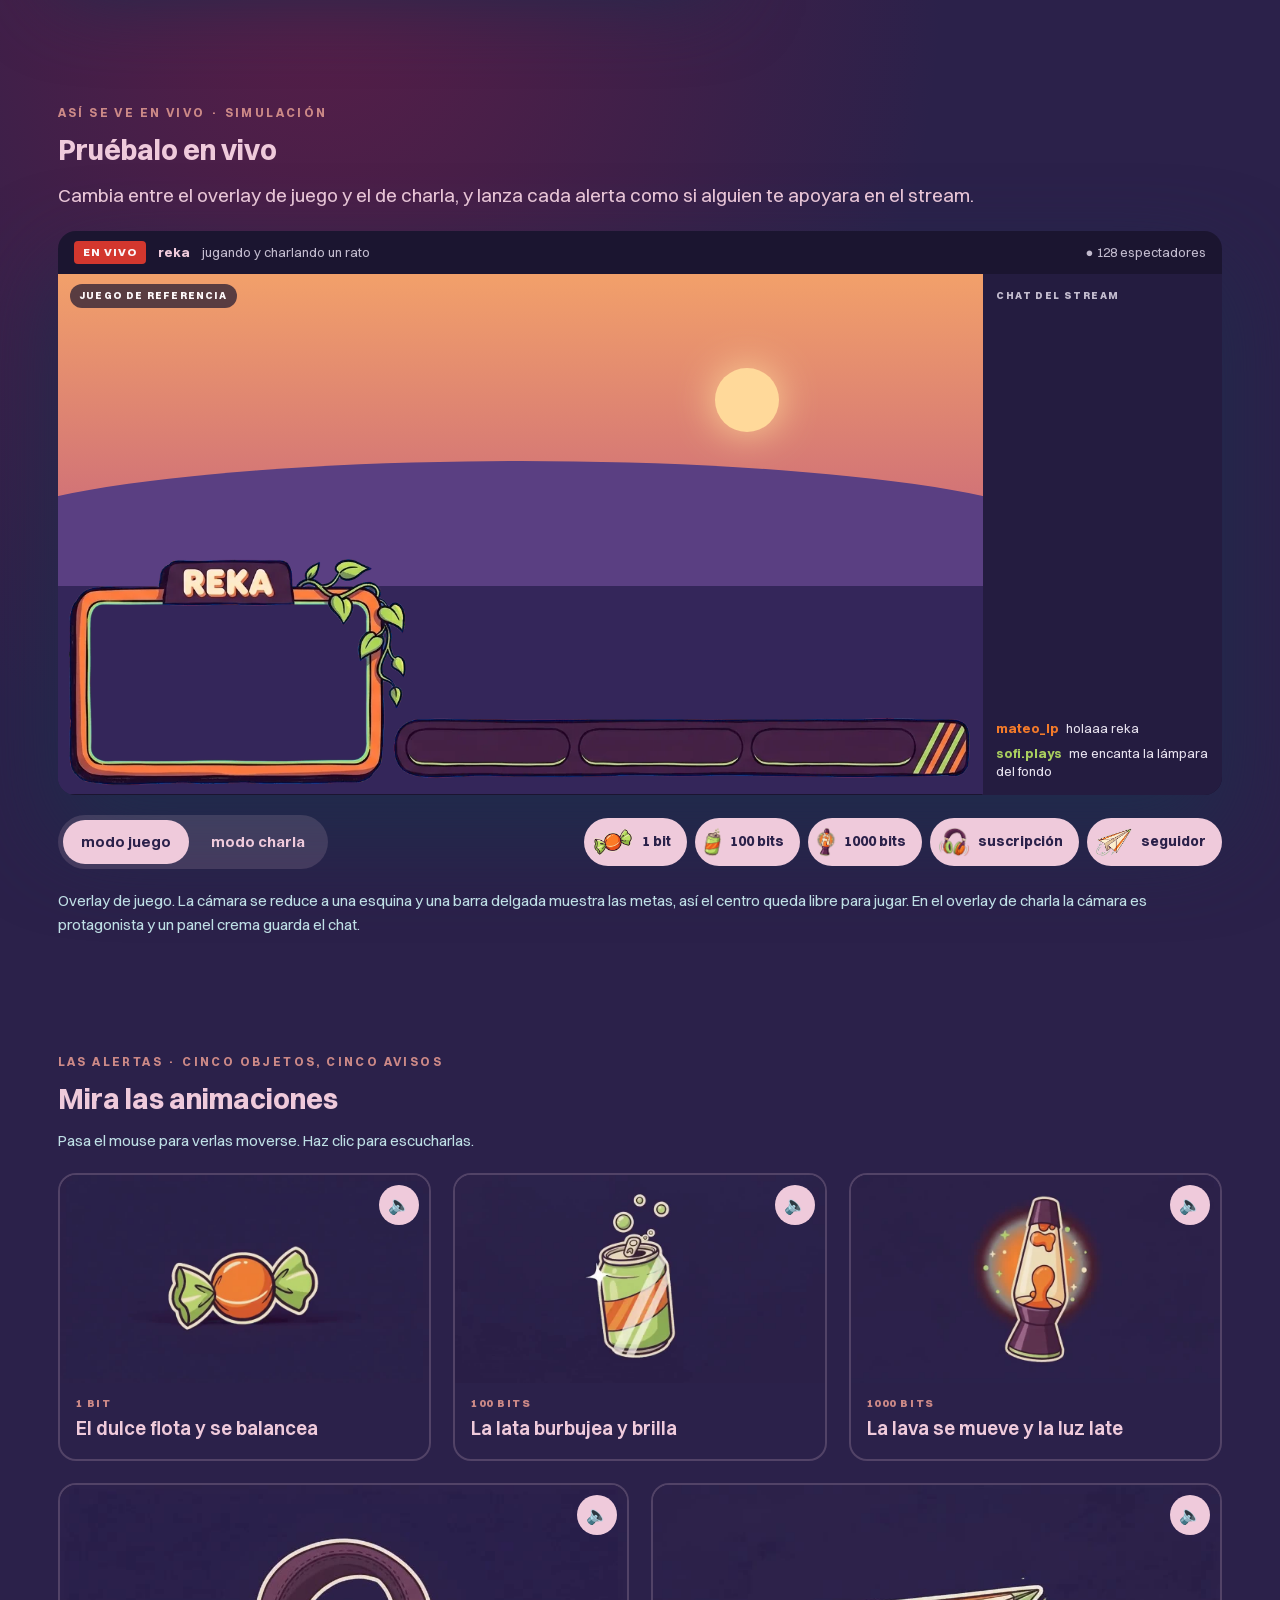
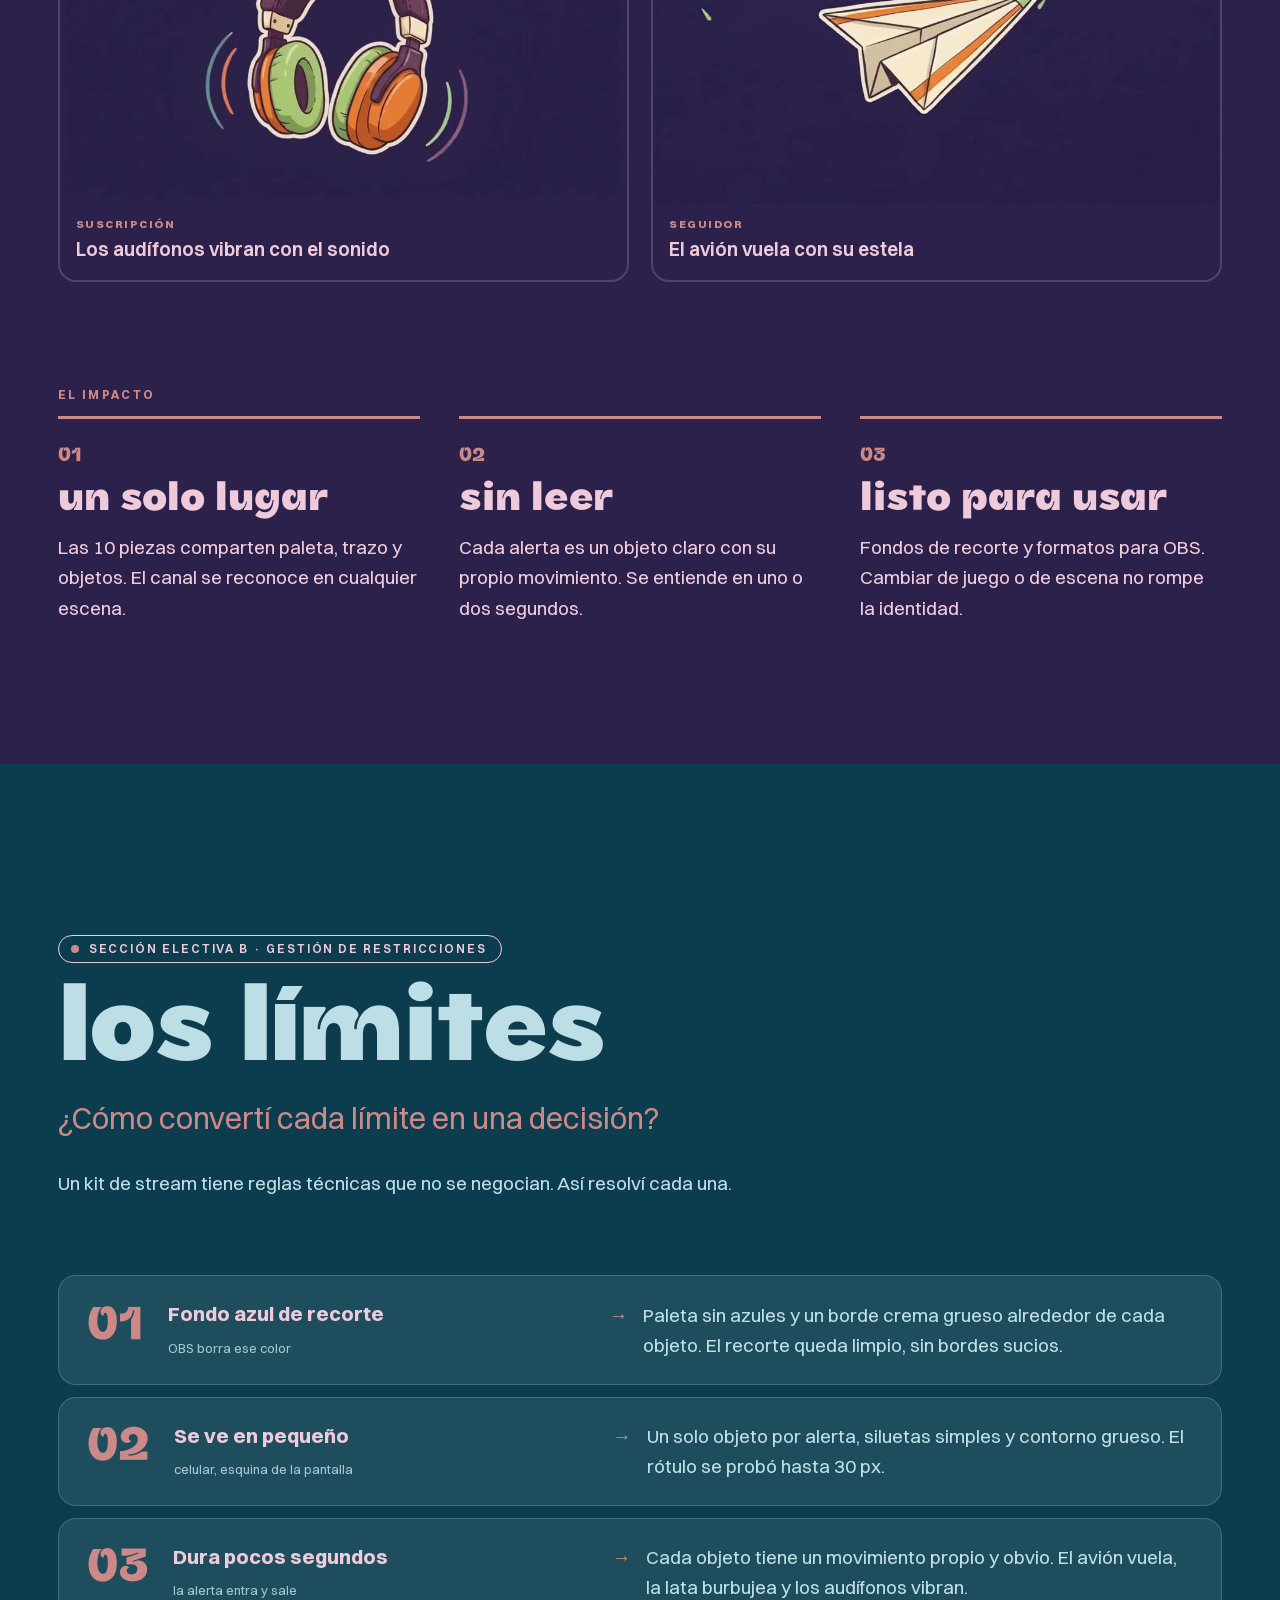
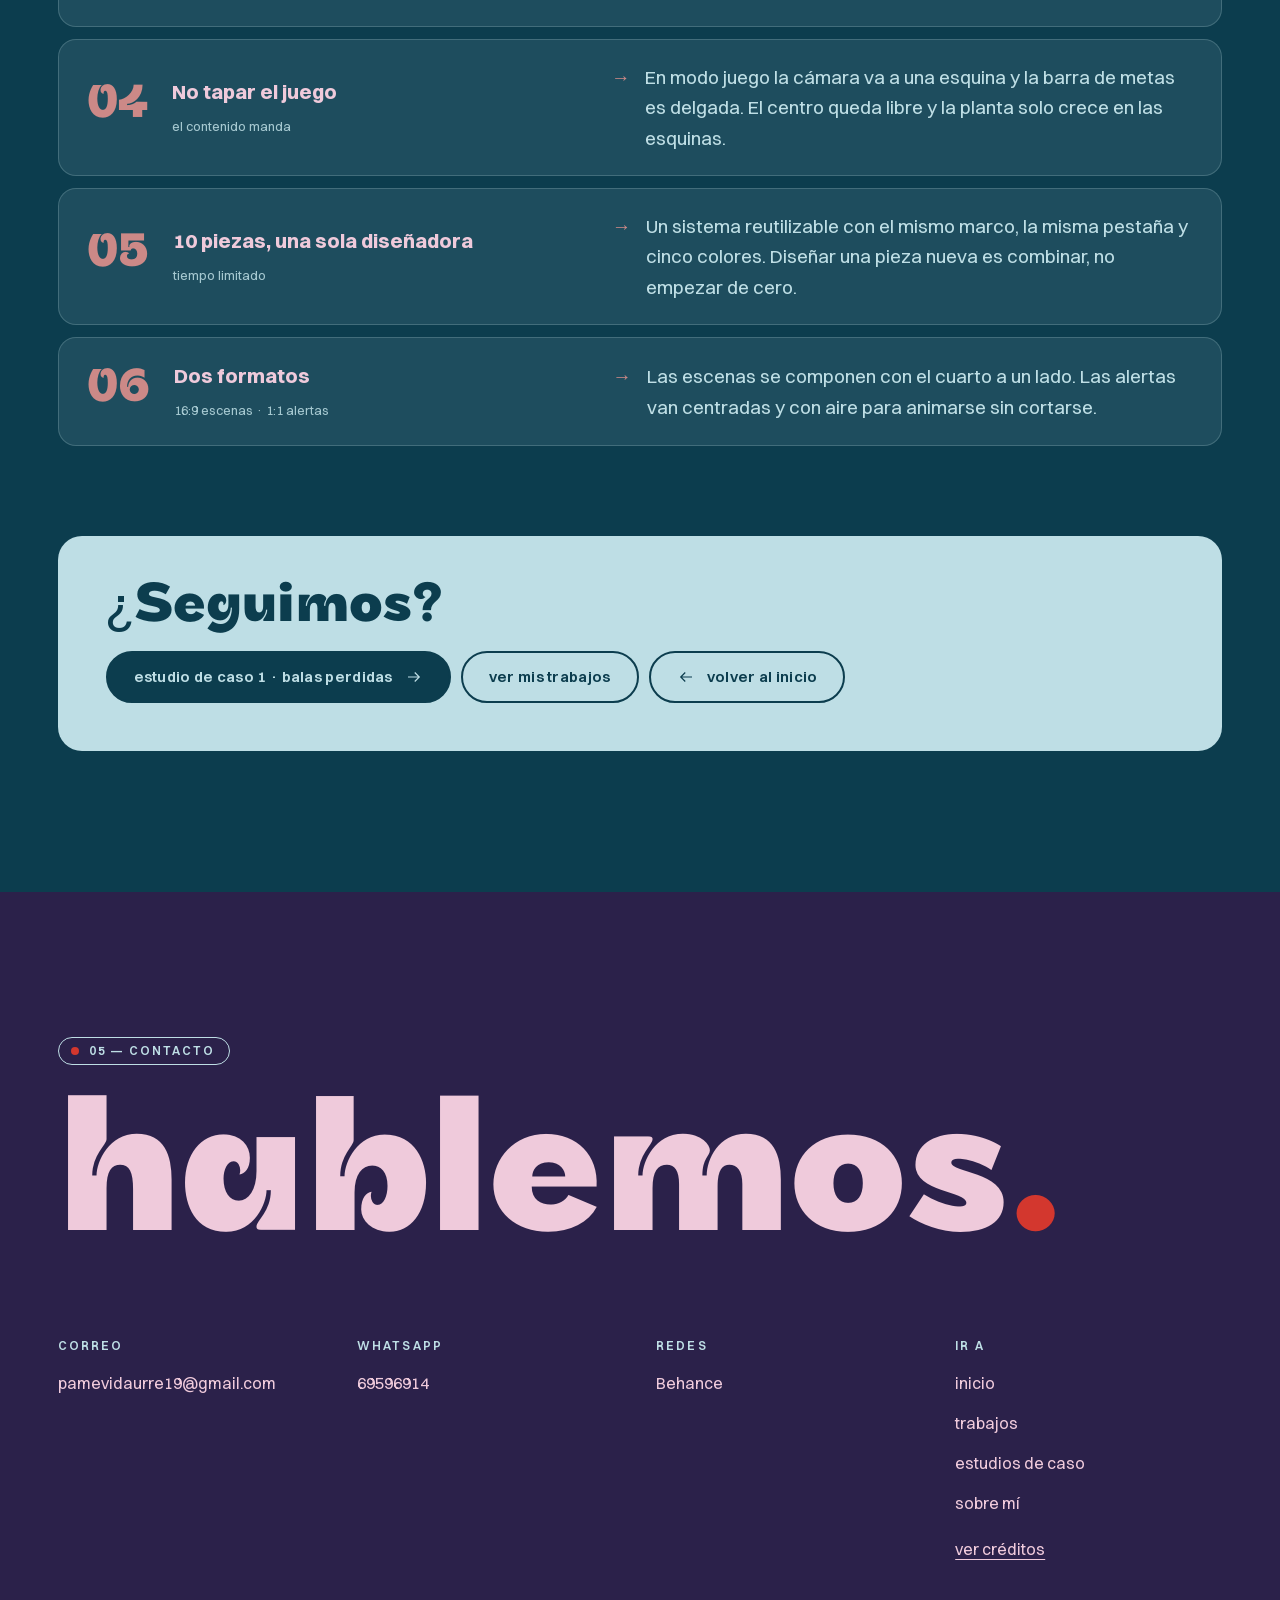
<file: estudio-de-caso-2.html>
<!DOCTYPE html>
<html lang="es">
<head>
  <meta charset="UTF-8">
  <meta name="viewport" content="width=device-width, initial-scale=1, viewport-fit=cover">
  <title>Reka · kit de stream · estudio de caso · veruzh</title>
  <meta name="description" content="Estudio de caso: identidad visual completa para Reka, un canal de streaming. Pantallas, overlays y alertas animadas, por Verónica Vidaurre (veruzh).">
  <meta name="theme-color" content="#2B214A">
  <link rel="icon" href="assets/img/logo/favicon.png">
  <link rel="stylesheet" href="css/base.css">
  <link rel="stylesheet" href="css/caso.css">
  <link rel="stylesheet" href="css/caso2.css">
</head>
<!--
  ESTUDIO DE CASO 2 · Reka, kit de stream
  Misma estructura que el caso 1 (pedida en el PDF de requisitos):
    · Ficha técnica de cabecera
    · Acto 1  El conflicto y el brief      → ¿Cuál era la necesidad?
    · Acto 2  El proceso y transformación  → ¿Cómo pensé y probé la solución?
    · Acto 3  El desenlace y el impacto    → ¿Cómo funciona en la vida real?
    · Sección electiva B · Gestión de restricciones
  Los estilos compartidos están en caso.css; los propios de esta página en caso2.css.
  Los colores del KIT (naranja, lima, ciruela, crema) son contenido del
  proyecto; la interfaz de la web sigue usando solo tu paleta.
-->
<body data-pagina="caso" class="tema-rosa">
<main class="caso caso2">

  <!-- ═══ PORTADA DEL CASO + FICHA TÉCNICA ═══ -->
  <header class="caso-hero tema-indigo">
    <div class="contenedor caso-hero__grid">
      <div class="caso-hero__texto">
        <nav class="migas" aria-label="Estás aquí">
          <a href="index.html">inicio</a><span aria-hidden="true">/</span>
          <a href="index.html#casos">estudios de caso</a><span aria-hidden="true">/</span>
          <span aria-current="page">reka</span>
        </nav>
        <p class="etiqueta">estudio de caso · 02</p>
        <h1 class="titulo-xl caso-hero__titulo"><span class="barrido">kit de</span> <span class="barrido">stream</span> <span class="barrido reka-nombre">reka</span></h1>
        <p class="caso-hero__bajada revela">Identidad visual completa para un canal de streaming. <b>Pantallas, overlays y alertas</b> que se sienten como un mismo cuarto.</p>
      </div>
      <div class="revela reka-hero__foto" data-retraso="1">
        <figure class="polaroid polaroid--hero">
          <video class="reka-hero__video" src="assets/video/reka-pantalla-inicio.mp4" poster="assets/img/posters/reka-pantalla-inicio.jpg" muted loop playsinline autoplay preload="metadata" aria-label="Pantalla de inicio animada del kit Reka"></video>
          <figcaption>empezando pronto · reka</figcaption>
        </figure>
        <img class="reka-hero__lampara flotar" src="assets/img/reka/lampara.webp" alt="" aria-hidden="true" width="373" height="560">
        <img class="reka-hero__avion" src="assets/img/reka/avion.webp" alt="" aria-hidden="true" width="560" height="442">
      </div>
    </div>

    <!-- Ficha técnica de cabecera (requisito 3 del PDF) -->
    <dl class="contenedor ficha-caso ficha-caso--5 revela">
      <div><dt>Proyecto</dt><dd>Reka · kit de stream. Proyecto personal</dd></div>
      <div><dt>Año</dt><dd>2026</dd></div>
      <div><dt>Disciplina</dt><dd>Identidad visual para streaming, ilustración y motion graphics</dd></div>
      <div><dt>Herramientas</dt><dd>Adobe Illustrator, Adobe Photoshop, Adobe After Effects, Adobe Premiere Pro y Canva</dd></div>
      <div><dt>Mi rol</dt><dd>Concepto, dirección de arte, ilustración, diseño de overlays y animación de alertas</dd></div>
    </dl>
    <ul class="contenedor cifras">
      <li class="revela"><b data-cuenta="10">10</b><span>piezas en total</span></li>
      <li class="revela" data-retraso="1"><b data-cuenta="2">2</b><span>pantallas, inicio y cierre</span></li>
      <li class="revela" data-retraso="2"><b data-cuenta="3">3</b><span>overlays, juego, charla y cámara</span></li>
      <li class="revela" data-retraso="3"><b data-cuenta="5">5</b><span>alertas animadas</span></li>
    </ul>
  </header>

  <!-- ═══ BARRA DE ACTOS ═══ -->
  <nav class="actos" aria-label="Partes del estudio de caso">
    <div class="actos__pastilla">
      <a href="#acto1"><b>1</b> brief</a>
      <a href="#acto2"><b>2</b> proceso</a>
      <a href="#acto3"><b>3</b> resultado</a>
      <a href="#limites"><b>4</b> límites</a>
      <span class="actos__barra" aria-hidden="true"><span></span></span>
    </div>
  </nav>

  <!-- ═══════════════ ACTO 1 · EL CONFLICTO Y EL BRIEF ═══════════════ -->
  <section class="acto tema-rosa" id="acto1" data-acto="0">
    <div class="contenedor">
      <header class="acto__cabeza">
        <p class="etiqueta">acto 1 · el conflicto y el brief</p>
        <h2 class="titulo-l"><span class="barrido">el brief</span></h2>
        <p class="acto__pregunta revela">¿Cuál era la necesidad?</p>
      </header>

      <div class="problema">
        <div class="revela">
          <h3 class="subtitulo">El problema</h3>
          <p>Muchos canales pequeños arman su stream con overlays gratuitos y plantillas sueltas. Funciona, pero cada pieza viene de un lugar distinto y <mark>el canal no se recuerda</mark>.</p>
          <p>Como proyecto personal, me propuse diseñar la identidad completa de <b>Reka</b>, un canal de juegos y charlas con un tono relajado y nocturno. La meta era resolver todo el kit con un solo lenguaje visual.</p>
        </div>
        <figure class="plantillas revela" data-retraso="1">
          <p class="mini-titulo">lo que suele pasar</p>
          <div class="plantillas__fila" aria-hidden="true">
            <span class="plantilla plantilla--neon"><i>plantilla 1</i></span>
            <span class="plantilla plantilla--rayas"><i>plantilla 2</i></span>
            <span class="plantilla plantilla--gris"><i>plantilla 3</i></span>
          </div>
          <figcaption>Tres estilos en un mismo stream. Neón, rayas y gris, y nada dice quién está transmitiendo.</figcaption>
        </figure>
      </div>

      <h3 class="subtitulo revela">El brief, punto por punto</h3>
      <ol class="brief">
        <li class="ficha-brief revela">
          <span class="ficha-brief__n">01</span>
          <h4>La necesidad</h4>
          <p>Un kit propio, coherente y listo para usar, que haga reconocible al canal desde la primera pantalla.</p>
        </li>
        <li class="ficha-brief revela" data-retraso="1">
          <span class="ficha-brief__n">02</span>
          <h4>El contexto</h4>
          <p>Proyecto personal pensado para OBS y Twitch. Escenas en 16:9 y alertas en formato cuadrado.</p>
        </li>
        <li class="ficha-brief revela" data-retraso="2">
          <span class="ficha-brief__n">03</span>
          <h4>Las restricciones</h4>
          <ul>
            <li>Fondo azul plano para recortar en OBS.</li>
            <li>Que se lea en pequeño y en segundos.</li>
            <li>No tapar el juego.</li>
            <li>Un mismo estilo en 10 piezas.</li>
          </ul>
        </li>
        <li class="ficha-brief revela">
          <span class="ficha-brief__n">04</span>
          <h4>El público</h4>
          <p>Espectadores jóvenes de streams de juegos y charlas. Miran desde la compu o el celular, muchas veces con el stream de fondo.</p>
        </li>
        <li class="ficha-brief revela" data-retraso="1">
          <span class="ficha-brief__n">05</span>
          <h4>Los objetivos</h4>
          <ul>
            <li>Que el canal se reconozca en un vistazo.</li>
            <li>Que cada alerta se entienda sin leerla.</li>
            <li>Que todo el kit se sienta como un mismo lugar.</li>
          </ul>
        </li>
      </ol>
    </div>
  </section>

  <!-- ═══════════════ ACTO 2 · EL PROCESO ═══════════════ -->
  <section class="acto tema-lila" id="acto2" data-acto="1">
    <div class="contenedor">
      <header class="acto__cabeza">
        <p class="etiqueta">acto 2 · el proceso y la transformación</p>
        <h2 class="titulo-l"><span class="barrido">el proceso</span></h2>
        <p class="acto__pregunta revela">¿Cómo pensé y probé la solución?</p>
        <p class="revela">Estas son las partes del proceso. Toca una para ir directo.</p>
      </header>

      <nav class="indice revela" aria-label="Partes del proceso">
        <a href="#mapa"><b>a</b> mapa conceptual</a>
        <a href="#bocetos"><b>b</b> bocetos</a>
        <a href="#color"><b>c</b> pruebas de color</a>
        <a href="#tipografia"><b>d</b> tipografía</a>
        <a href="#sistema"><b>e</b> sistema de piezas</a>
      </nav>

      <!-- a · MAPA CONCEPTUAL: el cuarto de Reka -->
      <div class="parte" id="mapa">
        <p class="parte__etapa">idear</p>
        <h3 class="parte__titulo revela"><b>a</b> mapa conceptual</h3>
        <p class="parte__intro revela">Empecé por la pregunta <em>¿dónde está Reka cuando transmite?</em> La respuesta fue su cuarto. Cada objeto del cuarto podía convertirse en una pieza del kit.</p>
        <p class="revela pista-oscura">
          <span class="solo-mouse">Pasa el mouse por cada objeto para ver en qué aviso se convierte.</span>
          <span class="solo-tactil">Toca cada objeto para ver en qué aviso se convierte.</span>
        </p>
        <div class="cuarto revela" data-cuarto>
          <svg class="cuarto__lineas" viewBox="0 0 100 100" preserveAspectRatio="none" aria-hidden="true">
            <line x1="50" y1="50" x2="17" y2="20"/><line x1="50" y1="50" x2="50" y2="14"/><line x1="50" y1="50" x2="83" y2="20"/>
            <line x1="50" y1="50" x2="17" y2="82"/><line x1="50" y1="50" x2="83" y2="82"/>
            <line x1="50" y1="50" x2="12" y2="50"/><line x1="50" y1="50" x2="88" y2="50"/><line x1="50" y1="50" x2="50" y2="90"/>
          </svg>
          <div class="cuarto__centro"><b>reka</b><span>un cuarto de noche, cálido y tranquilo</span></div>
          <button type="button" class="objeto-mapa" style="--x:17%;--y:20%" data-dice="Un dulce pequeño y simple. Es un gesto rápido de apoyo."><img src="assets/img/reka/dulce.webp" alt="" width="560" height="400"><small>1 bit</small><b>un dulce</b></button>
          <button type="button" class="objeto-mapa" style="--x:50%;--y:14%" data-dice="Una lata de soda que burbujea. Más grande y con movimiento propio."><img src="assets/img/reka/lata.webp" alt="" width="352" height="560"><small>100 bits</small><b>una lata de soda</b></button>
          <button type="button" class="objeto-mapa" style="--x:83%;--y:20%" data-dice="La lámpara de lava brilla. El mayor aporte se siente especial."><img src="assets/img/reka/lampara.webp" alt="" width="373" height="560"><small>1000 bits</small><b>la lámpara de lava</b></button>
          <button type="button" class="objeto-mapa" style="--x:17%;--y:82%" data-dice="Los audífonos vibran con el sonido cuando alguien se suscribe."><img src="assets/img/reka/audifonos.webp" alt="" width="560" height="515"><small>suscripción</small><b>los audífonos</b></button>
          <button type="button" class="objeto-mapa" style="--x:83%;--y:82%" data-dice="Un avión de papel vuela con su estela para cada nuevo seguidor."><img src="assets/img/reka/avion.webp" alt="" width="560" height="442"><small>seguidor</small><b>un avión de papel</b></button>
          <span class="chip-mapa" style="--x:12%;--y:50%">la planta → marcos</span>
          <span class="chip-mapa" style="--x:88%;--y:50%">el escritorio → escenas</span>
          <span class="chip-mapa" style="--x:50%;--y:90%">la ventana · día = empieza · noche = termina</span>
        </div>
        <p class="cuarto__nota" aria-live="polite">cada objeto del cuarto se vuelve un aviso</p>

        <div class="dos dos--insight">
          <blockquote class="nota-cinta revela">
            <p>“El stream es el cuarto de Reka. Cada objeto del cuarto se vuelve un aviso.”</p>
            <cite>la idea que ordenó todo el kit</cite>
          </blockquote>
          <p class="revela" data-retraso="1">Así las alertas dejan de ser íconos genéricos, como estrellas o corazones, y pasan a ser <b>cosas que Reka tendría a mano</b>. El espectador siente que entra a un lugar y no a una plantilla.</p>
        </div>
      </div>

      <!-- b · BOCETOS: el diario de bocetos que pasa hojas (igual que en el caso 1)
           Cada hoja muestra el boceto a lápiz y la pieza final a color. -->
      <div class="parte" id="bocetos">
        <p class="parte__etapa">prototipar</p>
        <h3 class="parte__titulo revela"><b>b</b> bocetos</h3>
        <p class="parte__intro revela">Primero resolví todo a lápiz, la composición del cuarto y la silueta de cada objeto. Si una forma no se entendía en blanco y negro, no iba a funcionar a color. Pasa las hojas de mi diario.</p>

        <div class="bloc revela" data-bloc>
          <!-- Cada hoja se da vuelta cuando su casilla (checkbox) se marca.
               Las marcan los botones, las flechas del teclado o el dedo. -->
          <input class="bloc__casilla" type="checkbox" id="hoja-1" tabindex="-1" aria-hidden="true">
          <input class="bloc__casilla" type="checkbox" id="hoja-2" tabindex="-1" aria-hidden="true">
          <input class="bloc__casilla" type="checkbox" id="hoja-3" tabindex="-1" aria-hidden="true">
          <input class="bloc__casilla" type="checkbox" id="hoja-4" tabindex="-1" aria-hidden="true">
          <input class="bloc__casilla" type="checkbox" id="hoja-5" tabindex="-1" aria-hidden="true">
          <input class="bloc__casilla" type="checkbox" id="hoja-6" tabindex="-1" aria-hidden="true">
          <input class="bloc__casilla" type="checkbox" id="hoja-7" tabindex="-1" aria-hidden="true">
          <input class="bloc__casilla" type="checkbox" id="hoja-8" tabindex="-1" aria-hidden="true">

          <div class="bloc__marco" data-cursor="pasa la hoja">
            <div class="bloc__libreta">
              <div class="bloc__espiral" aria-hidden="true"></div>

              <!-- HOJA 1: tapa del diario -->
              <div class="bloc__hoja" id="h1">
                <div class="bloc__cara bloc__cara--frente bloc__tapa">
                  <img src="assets/img/reka/lampara.webp" alt="" class="bloc__flor bloc__flor--lampara">
                  <p class="bloc__tapa-titulo">bocetos</p>
                  <p class="bloc__tapa-sub">reka · kit de stream</p>
                  <p class="bloc__tapa-pista"><span class="solo-mouse">haz clic o arrastra de lado para pasar la hoja</span><span class="solo-tactil">desliza con el dedo para pasar la hoja</span></p>
                </div>
                <div class="bloc__cara bloc__cara--dorso"></div>
              </div>

              <div class="bloc__hoja" id="h2">
                <div class="bloc__cara bloc__cara--frente">
                  <p class="bloc__nota">el cuarto de día · pantalla de inicio <span>el nombre a la izquierda y el cuarto a la derecha, con aire para leer “empezando pronto”</span></p>
                  <div class="bloc__par bloc__par--ancho">
                    <figure><img src="assets/img/reka/boceto-pantalla-inicio.jpg" alt="Boceto a lápiz del cuarto con el rótulo Reka empezando pronto" loading="lazy"><figcaption>boceto</figcaption></figure>
                    <figure><img src="assets/img/reka/pantalla-inicio.jpg" alt="Pantalla de inicio final a color" loading="lazy"><figcaption>final</figcaption></figure>
                  </div>
                </div>
                <div class="bloc__cara bloc__cara--dorso"></div>
              </div>
              <div class="bloc__hoja" id="h3">
                <div class="bloc__cara bloc__cara--frente">
                  <p class="bloc__nota">1 bit · el dulce <span>pequeño y simple, un gesto rápido de apoyo</span></p>
                  <div class="bloc__par bloc__par--objeto">
                    <figure><img src="assets/img/reka/boceto-dulce.jpg" alt="Boceto a lápiz del dulce" loading="lazy"><figcaption>boceto</figcaption></figure>
                    <figure><img src="assets/img/reka/dulce.webp" alt="Dulce final a color" loading="lazy"><figcaption>final</figcaption></figure>
                  </div>
                </div>
                <div class="bloc__cara bloc__cara--dorso"></div>
              </div>
              <div class="bloc__hoja" id="h4">
                <div class="bloc__cara bloc__cara--frente">
                  <p class="bloc__nota">100 bits · la lata <span>más grande, con burbujas que la hacen moverse</span></p>
                  <div class="bloc__par bloc__par--objeto">
                    <figure><img src="assets/img/reka/boceto-lata.jpg" alt="Boceto a lápiz de la lata de soda" loading="lazy"><figcaption>boceto</figcaption></figure>
                    <figure><img src="assets/img/reka/lata.webp" alt="Lata de soda final a color" loading="lazy"><figcaption>final</figcaption></figure>
                  </div>
                </div>
                <div class="bloc__cara bloc__cara--dorso"></div>
              </div>
              <div class="bloc__hoja" id="h5">
                <div class="bloc__cara bloc__cara--frente">
                  <p class="bloc__nota">1000 bits · la lámpara de lava <span>el objeto con luz y destellos, el aporte más especial</span></p>
                  <div class="bloc__par bloc__par--objeto">
                    <figure><img src="assets/img/reka/boceto-lampara.jpg" alt="Boceto a lápiz de la lámpara de lava" loading="lazy"><figcaption>boceto</figcaption></figure>
                    <figure><img src="assets/img/reka/lampara.webp" alt="Lámpara de lava final a color" loading="lazy"><figcaption>final</figcaption></figure>
                  </div>
                  <span class="bloc__sello">el más grande</span>
                </div>
                <div class="bloc__cara bloc__cara--dorso"></div>
              </div>
              <div class="bloc__hoja" id="h6">
                <div class="bloc__cara bloc__cara--frente">
                  <p class="bloc__nota">suscripción · los audífonos <span>líneas de sonido a los lados para que se sienta la vibración</span></p>
                  <div class="bloc__par bloc__par--objeto">
                    <figure><img src="assets/img/reka/boceto-audifonos.jpg" alt="Boceto a lápiz de los audífonos" loading="lazy"><figcaption>boceto</figcaption></figure>
                    <figure><img src="assets/img/reka/audifonos.webp" alt="Audífonos finales a color" loading="lazy"><figcaption>final</figcaption></figure>
                  </div>
                </div>
                <div class="bloc__cara bloc__cara--dorso"></div>
              </div>
              <div class="bloc__hoja" id="h7">
                <div class="bloc__cara bloc__cara--frente">
                  <p class="bloc__nota">seguidor · el avión de papel <span>la estela dibuja el vuelo, alguien nuevo llega al cuarto</span></p>
                  <div class="bloc__par bloc__par--objeto">
                    <figure><img src="assets/img/reka/boceto-avion.jpg" alt="Boceto a lápiz del avión de papel" loading="lazy"><figcaption>boceto</figcaption></figure>
                    <figure><img src="assets/img/reka/avion.webp" alt="Avión de papel final a color" loading="lazy"><figcaption>final</figcaption></figure>
                  </div>
                </div>
                <div class="bloc__cara bloc__cara--dorso"></div>
              </div>
              <div class="bloc__hoja" id="h8">
                <div class="bloc__cara bloc__cara--frente">
                  <p class="bloc__nota">el cuarto de noche · pantalla de cierre <span>el mismo cuarto con luna en la ventana, el stream terminó</span></p>
                  <div class="bloc__par bloc__par--ancho">
                    <figure><img src="assets/img/reka/boceto-pantalla-cierre.jpg" alt="Boceto a lápiz del cuarto de noche con el rótulo nos vemos en el próximo stream" loading="lazy"><figcaption>boceto</figcaption></figure>
                    <figure><img src="assets/img/reka/pantalla-cierre.jpg" alt="Pantalla de cierre final a color" loading="lazy"><figcaption>final</figcaption></figure>
                  </div>
                </div>
                <div class="bloc__cara bloc__cara--dorso"></div>
              </div>

              <!-- contratapa (no se da vuelta) -->
              <div class="bloc__contratapa">
                <img src="assets/img/logo/gato-rosa.png" alt="" width="80" height="76">
                <p>fin del diario</p>
                <button type="button" class="boton" data-bloc-reiniciar>volver a la tapa</button>
              </div>
            </div>
          </div>

          <div class="bloc__controles">
            <button type="button" class="bloc__boton" data-bloc-anterior aria-label="Hoja anterior"><span data-flecha="180"></span></button>
            <div class="bloc__puntos" aria-hidden="true"></div>
            <span class="bloc__contador" aria-live="polite">1 / 9</span>
            <button type="button" class="bloc__boton" data-bloc-siguiente aria-label="Hoja siguiente"><span data-flecha></span></button>
          </div>
        </div>
      </div>

      <!-- c · PRUEBAS DE COLOR -->
      <div class="parte" id="color">
        <p class="parte__etapa">prototipar</p>
        <h3 class="parte__titulo revela"><b>c</b> pruebas de color</h3>
        <p class="parte__intro revela">Probé cuatro paletas sobre las mismas dos alertas. La prueba clave fue ponerlas encima del azul de recorte y de juegos claros y oscuros.</p>
        <div class="descartes descartes--4">
          <article class="descarte revela">
            <div class="descarte__img"><img src="assets/img/reka/color-pastel.jpg" alt="Prueba en tonos pastel" loading="lazy"></div>
            <h4>Pastel</h4><p>Se veía tierna, pero sobre juegos claros perdía contraste y desaparecía.</p>
          </article>
          <article class="descarte revela" data-retraso="1">
            <div class="descarte__img"><img src="assets/img/reka/color-rojo-amarillo.jpg" alt="Prueba en rojo y amarillo" loading="lazy"></div>
            <h4>Rojo y amarillo</h4><p>Demasiado agresiva para un canal tranquilo. Recordaba a comida rápida.</p>
          </article>
          <article class="descarte revela" data-retraso="2">
            <div class="descarte__img"><img src="assets/img/reka/color-azul-violeta.jpg" alt="Prueba en azul y violeta" loading="lazy"></div>
            <h4>Azul y violeta</h4><p>Se mezclaba con el azul de recorte y OBS borraba partes de la ilustración.</p>
          </article>
          <article class="descarte descarte--elegida revela" data-retraso="3">
            <div class="descarte__img"><img src="assets/img/reka/color-naranja-lima.jpg" alt="Prueba elegida en naranja, lima y ciruela" loading="lazy"></div>
            <h4>Naranja, lima y ciruela</h4><p>Cálida como la lámpara del cuarto, sin azules y con contraste sobre cualquier juego.</p>
          </article>
        </div>
        <p class="mini-titulo revela">la paleta final del kit</p>
        <p class="revela"><span class="solo-mouse">Haz clic en un color para copiar su código.</span><span class="solo-tactil">Toca un color para copiar su código.</span></p>
        <!-- Estos colores son del KIT REKA (contenido del proyecto), no de la web -->
        <ul class="paleta">
          <li style="--c:#F47B2A" data-hex="#F47B2A" class="claro"><b>Naranja lámpara</b><span>protagonista, calidez y energía</span></li>
          <li style="--c:#A9CF5E" data-hex="#A9CF5E" class="claro"><b>Lima planta</b><span>acento, la planta y los detalles</span></li>
          <li style="--c:#3E1733" data-hex="#3E1733"><b>Ciruela noche</b><span>contornos y fondos, reemplaza al negro</span></li>
          <li style="--c:#FAE8C3" data-hex="#FAE8C3" class="claro"><b>Crema papel</b><span>textos y borde que separa del fondo</span></li>
          <li style="--c:#086CFC" data-hex="#086CFC"><b>Azul de recorte</b><span>solo técnico, OBS lo vuelve transparente</span></li>
        </ul>
      </div>

      <!-- d · TIPOGRAFÍA -->
      <div class="parte" id="tipografia">
        <p class="parte__etapa">prototipar</p>
        <h3 class="parte__titulo revela"><b>d</b> tipografía</h3>
        <p class="parte__intro revela">El nombre aparece en todas las piezas, a veces muy chico. Probé cuatro caminos para el rótulo de Reka.</p>
        <div class="descartes">
          <article class="descarte revela">
            <div class="descarte__img descarte__img--tipo"><img src="assets/img/reka/tipo-pixelada.jpg" alt="Reka en letra pixelada" loading="lazy"></div>
            <h4>Pixelada</h4><p>Dice “gamer” al instante, pero es un cliché y en tamaño chico los píxeles se rompen.</p>
          </article>
          <article class="descarte revela" data-retraso="1">
            <div class="descarte__img descarte__img--tipo"><img src="assets/img/reka/tipo-manuscrita.jpg" alt="Reka en letra manuscrita" loading="lazy"></div>
            <h4>Manuscrita</h4><p>Cercana y suave, pero ilegible en la pestaña pequeña del overlay de cámara.</p>
          </article>
          <article class="descarte revela" data-retraso="2">
            <div class="descarte__img descarte__img--tipo"><img src="assets/img/reka/tipo-geometrica.jpg" alt="Reka en letra geométrica rígida" loading="lazy"></div>
            <h4>Geométrica rígida</h4><p>Muy legible, pero fría y recta. No combinaba con las líneas curvas de la ilustración.</p>
          </article>
        </div>
        <div class="tipo-elegida revela">
          <img src="assets/img/reka/tipo-reka.jpg" alt="Rótulo final: REKA en letra redondeada, gruesa, color crema con contorno ciruela y sombra naranja, y debajo EMPEZANDO PRONTO" loading="lazy">
          <div>
            <p class="mini-titulo">elegida</p>
            <h4>Redondeada, gruesa y con doble contorno</h4>
            <p>Tiene la misma curva que los objetos ilustrados y se lee incluso a 30 px. Los subtítulos van en una sans en mayúsculas para no competir con el nombre.</p>
            <ul class="capas-letra">
              <li><i style="--c:#FAE8C3"></i>relleno crema, la letra</li>
              <li><i style="--c:#3E1733"></i>contorno ciruela, la separa del fondo</li>
              <li><i style="--c:#F47B2A"></i>sombra naranja, volumen y calidez</li>
            </ul>
          </div>
        </div>
        <!-- prueba de escala: el mismo rótulo de Reka en los tres tamaños del kit -->
        <div class="escala revela">
          <div class="escala__tamanos">
            <img src="assets/img/reka/escala-pantallas.jpg" alt="Rótulo Reka en tamaño grande, para pantallas" width="670" height="360" style="--w:670">
            <img src="assets/img/reka/escala-overlay.jpg" alt="Rótulo Reka en tamaño mediano, para el overlay" width="330" height="360" style="--w:330">
            <img src="assets/img/reka/escala-camara.jpg" alt="Rótulo Reka en tamaño chico, para la pestaña de la cámara" width="190" height="360" style="--w:190">
          </div>
          <p>Prueba de escala. El mismo rótulo debía funcionar desde la pantalla completa hasta la pestaña de la cámara.</p>
        </div>
      </div>

      <!-- e · SISTEMA DE PIEZAS -->
      <div class="parte" id="sistema">
        <p class="parte__etapa">definir</p>
        <h3 class="parte__titulo revela"><b>e</b> sistema de piezas</h3>
        <p class="parte__intro revela">Con la idea, el color y la letra definidos, armé un sistema. Las mismas cinco reglas se repiten en todos los overlays.</p>
        <div class="sistema">
          <button type="button" class="sistema__img revela" data-ampliar="assets/img/reka/sistema.jpg" data-cursor="ampliar" aria-label="Ampliar el marco del sistema">
            <img src="assets/img/reka/sistema.jpg" alt="Marco del overlay con cinco notas: pestaña con el nombre, la planta solo en esquinas, hueco de recorte para la cámara, rayas de energía y doble borde naranja y lima" loading="lazy" width="1600" height="964">
          </button>
          <ol class="reglas revela" data-retraso="1">
            <li><b>1</b>Pestaña con el nombre</li>
            <li><b>2</b>La planta del cuarto, solo en las esquinas</li>
            <li><b>3</b>Hueco de recorte para la cámara</li>
            <li><b>4</b>Rayas como detalle de energía</li>
            <li><b>5</b>Doble borde naranja y lima</li>
          </ol>
        </div>
        <p class="mini-titulo revela">jerarquía de bits · más bits, más tamaño, más brillo</p>
        <div class="jerarquia">
          <article class="revela"><div class="jerarquia__img"><img src="assets/img/reka/dulce.webp" alt="Dulce" style="--s:.45" loading="lazy"></div><small>1</small><h4>Un dulce</h4><p>Pequeño y simple. Un gesto rápido de apoyo.</p></article>
          <article class="revela" data-retraso="1"><div class="jerarquia__img"><img src="assets/img/reka/lata.webp" alt="Lata de soda" style="--s:.7" loading="lazy"></div><small>100</small><h4>Una lata que burbujea</h4><p>Más grande y con movimiento propio.</p></article>
          <article class="revela" data-retraso="2"><div class="jerarquia__img jerarquia__img--brilla"><img src="assets/img/reka/lampara.webp" alt="Lámpara de lava" style="--s:.95" loading="lazy"></div><small>1000</small><h4>La lámpara que brilla</h4><p>El objeto con luz y destellos. El mayor aporte se siente especial.</p></article>
        </div>
        <p class="revela">El espectador entiende el valor del aporte sin leer el número.</p>
      </div>
    </div>
  </section>

  <!-- ═══════════════ ACTO 3 · EL DESENLACE ═══════════════ -->
  <section class="acto tema-indigo acto--final" id="acto3" data-acto="2">
    <div class="contenedor">
      <header class="acto__cabeza">
        <p class="etiqueta">acto 3 · el desenlace y el impacto</p>
        <h2 class="titulo-l"><span class="barrido">el resultado</span></h2>
        <p class="acto__pregunta revela">¿Cuál fue el resultado final y cómo funciona en la vida real?</p>
      </header>

      <!-- Pantallas de inicio y cierre: el mismo cuarto de día y de noche -->
      <div class="pantallas">
        <div class="monitor revela">
          <div class="monitor__pantalla">
            <video class="monitor__video activo" data-pantalla="inicio" src="assets/video/reka-pantalla-inicio.mp4" poster="assets/img/posters/reka-pantalla-inicio.jpg" muted loop playsinline preload="metadata" aria-label="Pantalla de inicio: empezando pronto"></video>
            <video class="monitor__video" data-pantalla="cierre" src="assets/video/reka-pantalla-cierre.mp4" poster="assets/img/posters/reka-pantalla-cierre.jpg" muted loop playsinline preload="metadata" aria-label="Pantalla de cierre: nos vemos en el próximo stream"></video>
          </div>
          <span class="monitor__pie" aria-hidden="true"></span>
        </div>
        <div class="pantallas__texto revela" data-retraso="1">
          <p class="mini-titulo">pantallas de inicio y cierre</p>
          <div class="interruptor" role="group" aria-label="Elegir pantalla">
            <button type="button" data-ver="inicio" aria-pressed="true">☀ empezando pronto</button>
            <button type="button" data-ver="cierre" aria-pressed="false">☾ nos vemos</button>
          </div>
          <p data-texto-pantalla><b>Empezando pronto.</b> Atardecer en la ventana y el monitor encendido. El stream está por comenzar.</p>
          <p class="pista">Es el mismo cuarto. Solo cambia la ventana, el día dice que empieza y la noche que termina.</p>
        </div>
      </div>

      <!-- SIMULADOR: así se ve en vivo -->
      <div class="en-vivo">
        <div class="revela">
          <p class="mini-titulo">así se ve en vivo · simulación</p>
          <h3 class="subtitulo">Pruébalo en vivo</h3>
          <p>Cambia entre el overlay de juego y el de charla, y lanza cada alerta como si alguien te apoyara en el stream.</p>
        </div>
        <div class="reproductor-stream revela" data-simulador>
          <div class="rs__barra"><span class="rs__vivo">en vivo</span><b>reka</b><span class="rs__titulo">jugando y charlando un rato</span><span class="rs__espect">● <span data-espect>128</span> espectadores</span></div>
          <div class="rs__cuerpo">
            <div class="rs__escena" data-modo="juego">
              <div class="rs__juego" aria-hidden="true"><i class="rs__sol"></i><i class="rs__cerro rs__cerro--1"></i><i class="rs__cerro rs__cerro--2"></i><span class="rs__etiqueta">juego de referencia</span></div>
              <img class="rs__overlay rs__overlay--juego" src="assets/img/reka/overlay-juego.webp" alt="Overlay de juego: cámara pequeña en la esquina y barra de metas" width="1376" height="768">
              <img class="rs__overlay rs__overlay--charla" src="assets/img/reka/overlay-charla.webp" alt="Overlay de charla: cámara grande y panel crema para el chat" width="1376" height="768">
              <div class="rs__alerta" aria-live="polite"><img alt=""><span></span></div>
            </div>
            <aside class="rs__chat" aria-label="Chat del stream (simulado)">
              <p class="rs__chat-titulo">chat del stream</p>
              <ul data-chat>
                <li><b style="color:#F47B2A">mateo_lp</b> holaaa reka</li>
                <li><b style="color:#A9CF5E">sofi.plays</b> me encanta la lámpara del fondo</li>
              </ul>
            </aside>
          </div>
        </div>
        <div class="controles-sim revela" data-retraso="1">
          <div class="interruptor" role="group" aria-label="Elegir overlay">
            <button type="button" data-modo-sim="juego" aria-pressed="true">modo juego</button>
            <button type="button" data-modo-sim="charla" aria-pressed="false">modo charla</button>
          </div>
          <div class="lanzar" role="group" aria-label="Lanzar una alerta">
            <button type="button" data-alerta="1bit"><img src="assets/img/reka/dulce.webp" alt="" width="40" height="29">1 bit</button>
            <button type="button" data-alerta="100bits"><img src="assets/img/reka/lata.webp" alt="" width="25" height="40">100 bits</button>
            <button type="button" data-alerta="1000bits"><img src="assets/img/reka/lampara.webp" alt="" width="27" height="40">1000 bits</button>
            <button type="button" data-alerta="suscripcion"><img src="assets/img/reka/audifonos.webp" alt="" width="40" height="37">suscripción</button>
            <button type="button" data-alerta="seguidor"><img src="assets/img/reka/avion.webp" alt="" width="40" height="32">seguidor</button>
          </div>
        </div>
        <p class="pista revela">Overlay de juego. La cámara se reduce a una esquina y una barra delgada muestra las metas, así el centro queda libre para jugar. En el overlay de charla la cámara es protagonista y un panel crema guarda el chat.</p>
      </div>

      <!-- LAS ALERTAS ANIMADAS (videos sin el fondo azul) -->
      <div class="alertas">
        <header class="revela">
          <p class="mini-titulo">las alertas · cinco objetos, cinco avisos</p>
          <h3 class="subtitulo">Mira las animaciones</h3>
          <p class="pista"><span class="solo-mouse">Pasa el mouse para verlas moverse. Haz clic para escucharlas.</span><span class="solo-tactil">Se mueven al aparecer en pantalla. Toca una para escucharla.</span></p>
        </header>
        <div class="alertas__grid">
          <button type="button" class="alerta revela" data-video-alerta>
            <video src="assets/video/reka-1bit.mp4" poster="assets/img/posters/reka-1bit.jpg" muted loop playsinline preload="none" aria-label="Alerta de 1 bit: el dulce flota y se balancea"></video>
            <span class="alerta__info"><small>1 bit</small>El dulce flota y se balancea</span><span class="alerta__sonido" aria-hidden="true">🔈</span>
          </button>
          <button type="button" class="alerta revela" data-retraso="1" data-video-alerta>
            <video src="assets/video/reka-100bits.mp4" poster="assets/img/posters/reka-100bits.jpg" muted loop playsinline preload="none" aria-label="Alerta de 100 bits: la lata burbujea y brilla"></video>
            <span class="alerta__info"><small>100 bits</small>La lata burbujea y brilla</span><span class="alerta__sonido" aria-hidden="true">🔈</span>
          </button>
          <button type="button" class="alerta revela" data-retraso="2" data-video-alerta>
            <video src="assets/video/reka-1000bits.mp4" poster="assets/img/posters/reka-1000bits.jpg" muted loop playsinline preload="none" aria-label="Alerta de 1000 bits: la lava se mueve y la luz late"></video>
            <span class="alerta__info"><small>1000 bits</small>La lava se mueve y la luz late</span><span class="alerta__sonido" aria-hidden="true">🔈</span>
          </button>
          <button type="button" class="alerta revela" data-video-alerta>
            <video src="assets/video/reka-suscripcion.mp4" poster="assets/img/posters/reka-suscripcion.jpg" muted loop playsinline preload="none" aria-label="Alerta de suscripción: los audífonos vibran con el sonido"></video>
            <span class="alerta__info"><small>suscripción</small>Los audífonos vibran con el sonido</span><span class="alerta__sonido" aria-hidden="true">🔈</span>
          </button>
          <button type="button" class="alerta revela" data-retraso="1" data-video-alerta>
            <video src="assets/video/reka-seguidor.mp4" poster="assets/img/posters/reka-seguidor.jpg" muted loop playsinline preload="none" aria-label="Alerta de seguidor: el avión vuela con su estela"></video>
            <span class="alerta__info"><small>seguidor</small>El avión vuela con su estela</span><span class="alerta__sonido" aria-hidden="true">🔈</span>
          </button>
        </div>
      </div>

      <!-- IMPACTO -->
      <div class="impacto-reka">
        <p class="mini-titulo revela">el impacto</p>
        <ul class="lecciones__lista lecciones__lista--3">
          <li class="revela"><b>01</b><h3>un solo lugar</h3><p>Las 10 piezas comparten paleta, trazo y objetos. El canal se reconoce en cualquier escena.</p></li>
          <li class="revela" data-retraso="1"><b>02</b><h3>sin leer</h3><p>Cada alerta es un objeto claro con su propio movimiento. Se entiende en uno o dos segundos.</p></li>
          <li class="revela" data-retraso="2"><b>03</b><h3>listo para usar</h3><p>Fondos de recorte y formatos para OBS. Cambiar de juego o de escena no rompe la identidad.</p></li>
        </ul>
      </div>
    </div>
  </section>

  <!-- ═══════════ SECCIÓN ELECTIVA · B · GESTIÓN DE RESTRICCIONES ═══════════ -->
  <section class="acto tema-petroleo" id="limites" data-acto="3">
    <div class="contenedor">
      <header class="acto__cabeza">
        <p class="etiqueta">sección electiva b · gestión de restricciones</p>
        <h2 class="titulo-l"><span class="barrido">los límites</span></h2>
        <p class="acto__pregunta revela">¿Cómo convertí cada límite en una decisión?</p>
        <p class="revela">Un kit de stream tiene reglas técnicas que no se negocian. Así resolví cada una.</p>
      </header>
      <ol class="limites">
        <li class="revela"><span class="limites__n">01</span><div><h3>Fondo azul de recorte</h3><small>OBS borra ese color</small></div><p>Paleta sin azules y un borde crema grueso alrededor de cada objeto. El recorte queda limpio, sin bordes sucios.</p></li>
        <li class="revela"><span class="limites__n">02</span><div><h3>Se ve en pequeño</h3><small>celular, esquina de la pantalla</small></div><p>Un solo objeto por alerta, siluetas simples y contorno grueso. El rótulo se probó hasta 30 px.</p></li>
        <li class="revela"><span class="limites__n">03</span><div><h3>Dura pocos segundos</h3><small>la alerta entra y sale</small></div><p>Cada objeto tiene un movimiento propio y obvio. El avión vuela, la lata burbujea y los audífonos vibran.</p></li>
        <li class="revela"><span class="limites__n">04</span><div><h3>No tapar el juego</h3><small>el contenido manda</small></div><p>En modo juego la cámara va a una esquina y la barra de metas es delgada. El centro queda libre y la planta solo crece en las esquinas.</p></li>
        <li class="revela"><span class="limites__n">05</span><div><h3>10 piezas, una sola diseñadora</h3><small>tiempo limitado</small></div><p>Un sistema reutilizable con el mismo marco, la misma pestaña y cinco colores. Diseñar una pieza nueva es combinar, no empezar de cero.</p></li>
        <li class="revela"><span class="limites__n">06</span><div><h3>Dos formatos</h3><small>16:9 escenas · 1:1 alertas</small></div><p>Las escenas se componen con el cuarto a un lado. Las alertas van centradas y con aire para animarse sin cortarse.</p></li>
      </ol>
      <div class="lecciones__final revela">
        <p>¿Seguimos?</p>
        <div class="lecciones__botones">
          <a class="boton boton--lleno" href="estudio-de-caso.html">estudio de caso 1 · balas perdidas <span data-flecha></span></a>
          <a class="boton" href="index.html#trabajos">ver mis trabajos</a>
          <a class="boton" href="index.html"><span data-flecha="180"></span> volver al inicio</a>
        </div>
      </div>
    </div>
  </section>
</main>

<!-- Visor de imágenes ampliadas: se cierra tocando en cualquier parte, con el botón o con Esc -->
<dialog class="lightbox" aria-label="Imagen ampliada">
  <img alt="">
  <button type="button" class="lightbox__cerrar">cerrar <span aria-hidden="true">✕</span></button>
  <p class="lightbox__pista">toca en cualquier parte para cerrar</p>
</dialog>

<script src="js/datos.js"></script>
<script src="js/comun.js"></script>
<script src="js/caso2.js"></script>
</body>
</html>
</file>
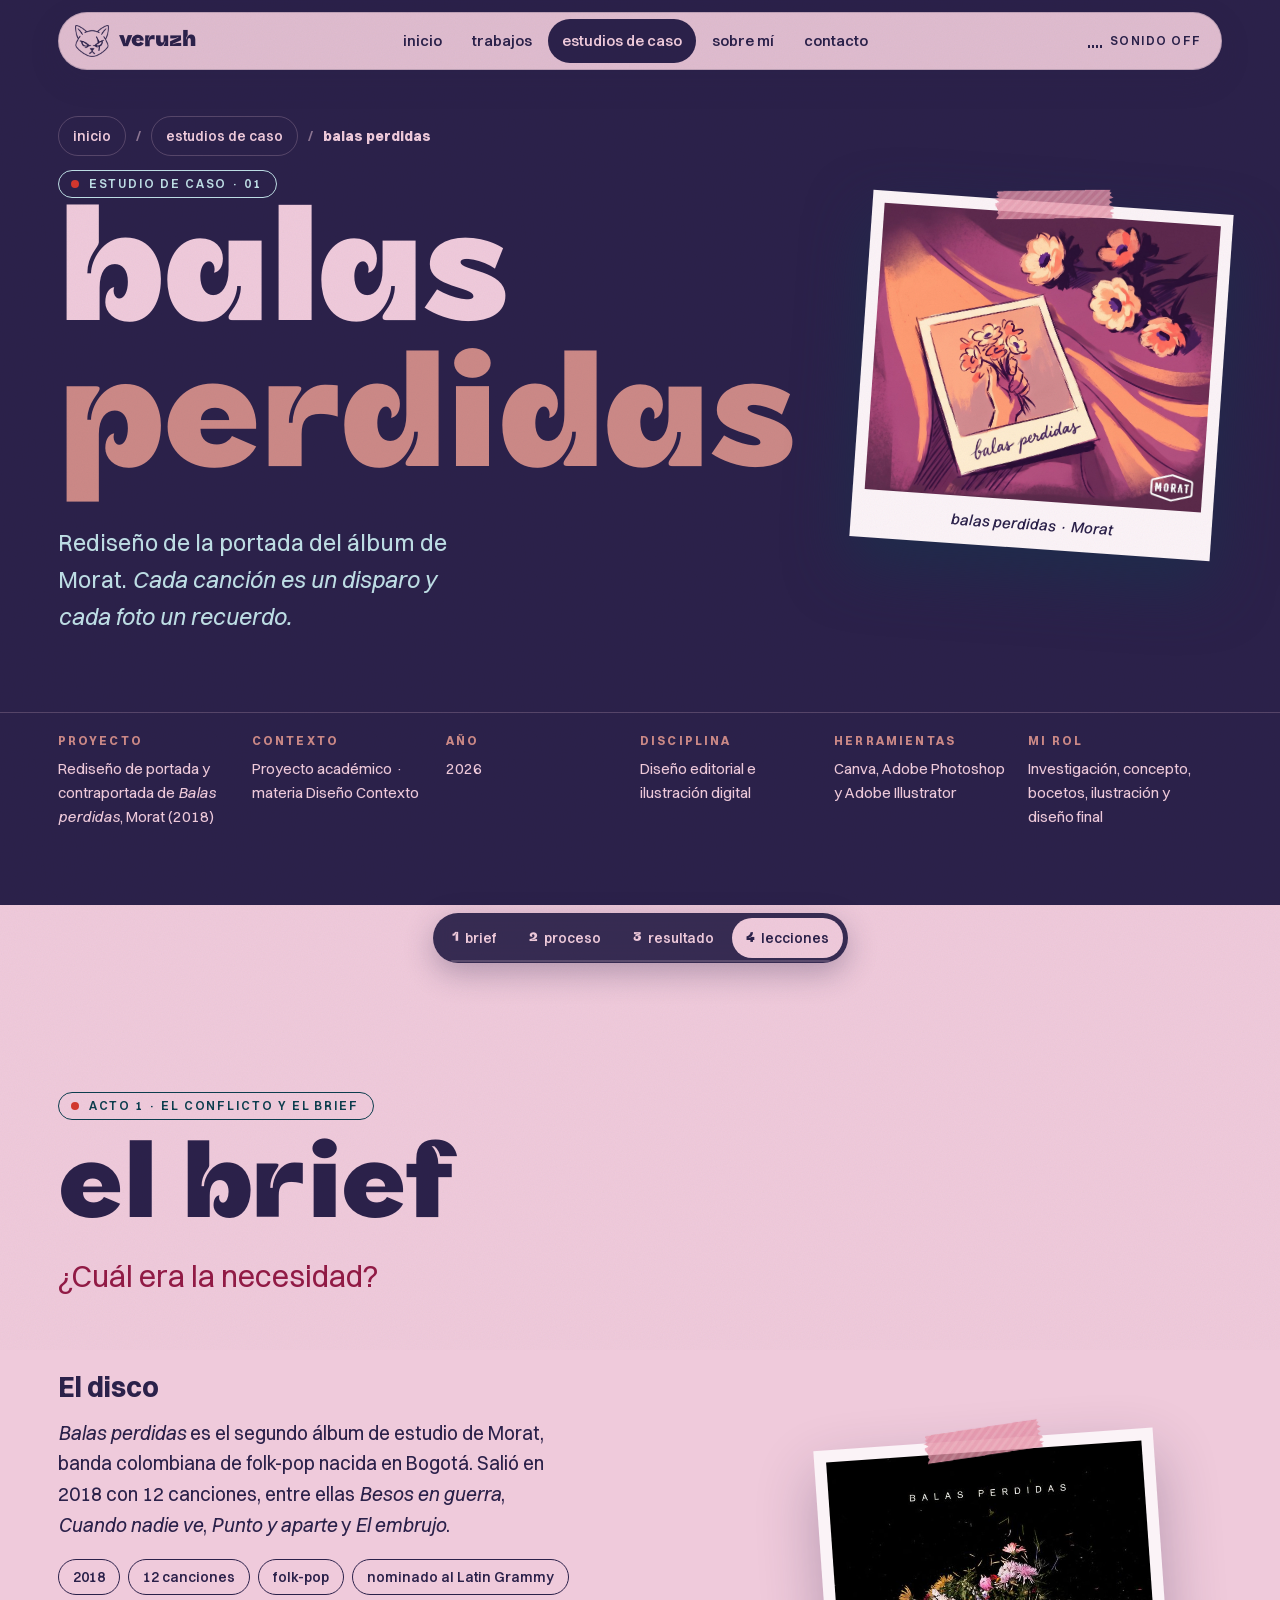
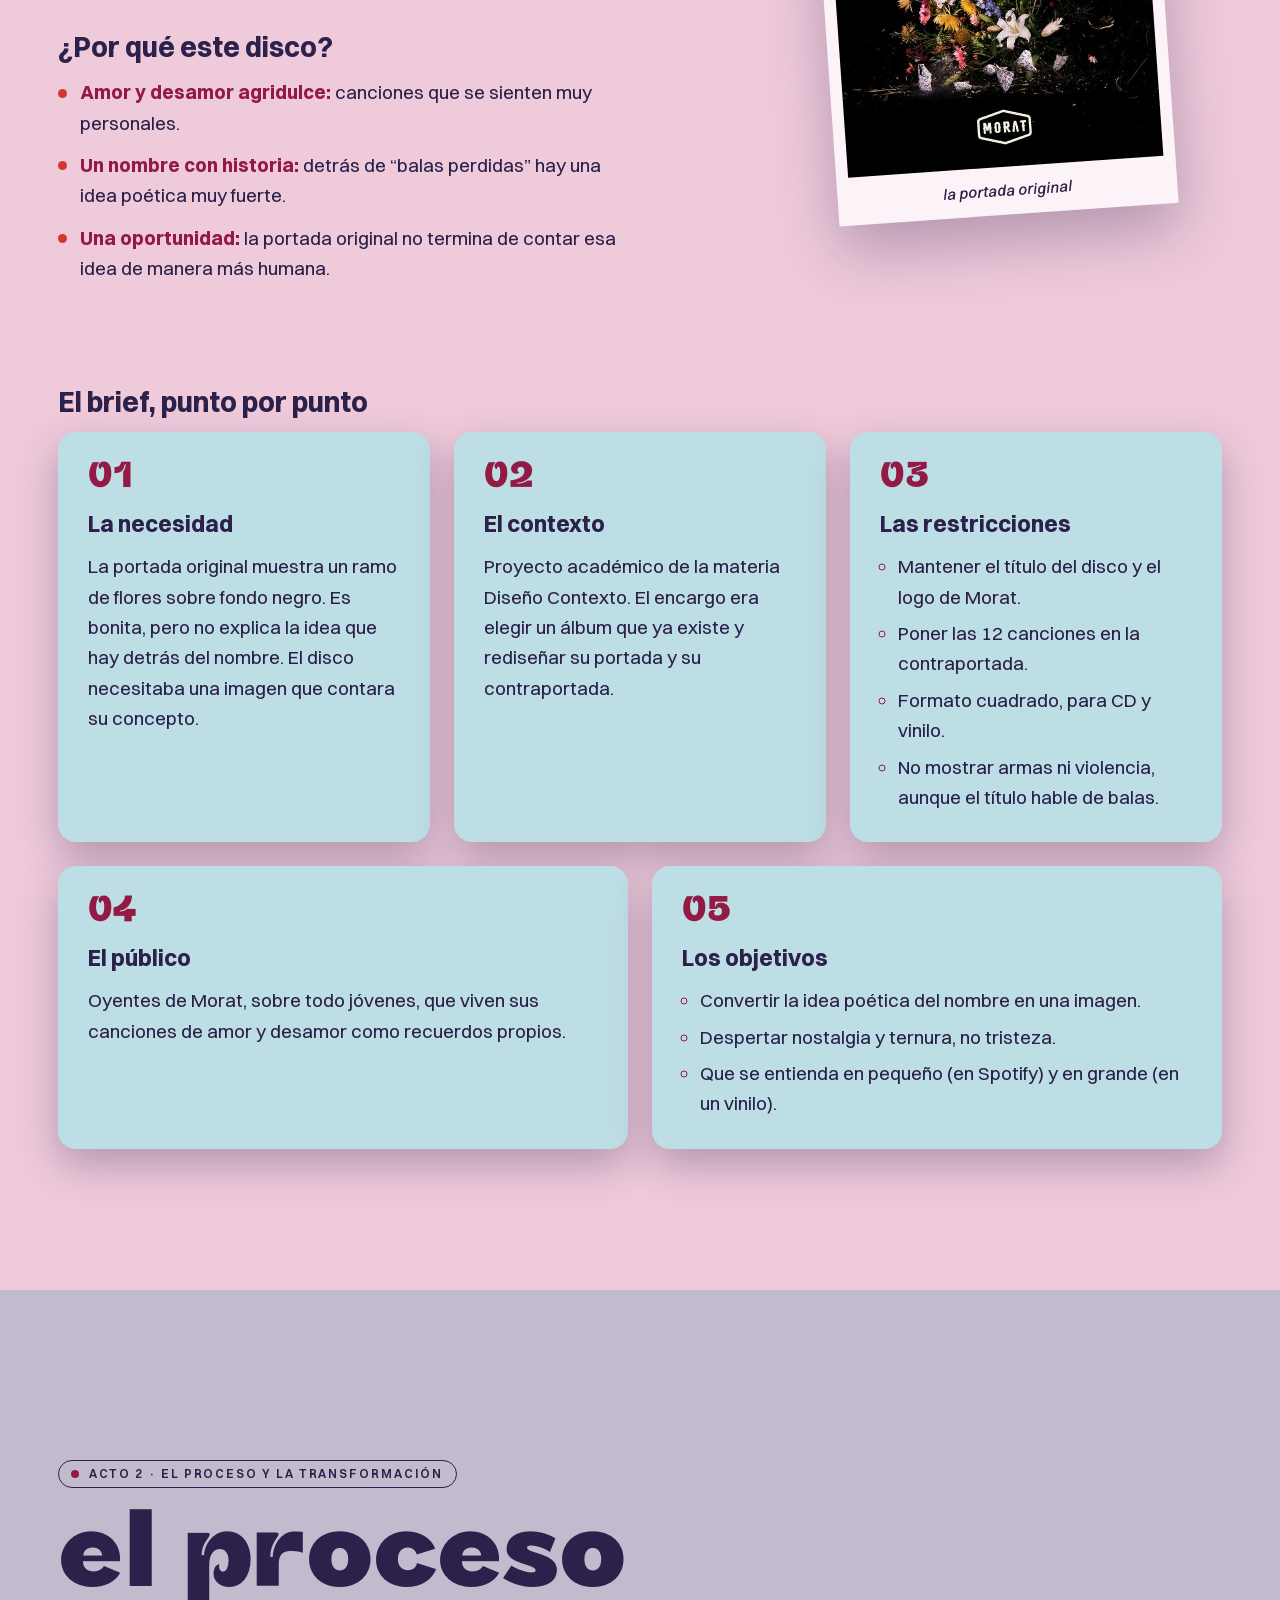
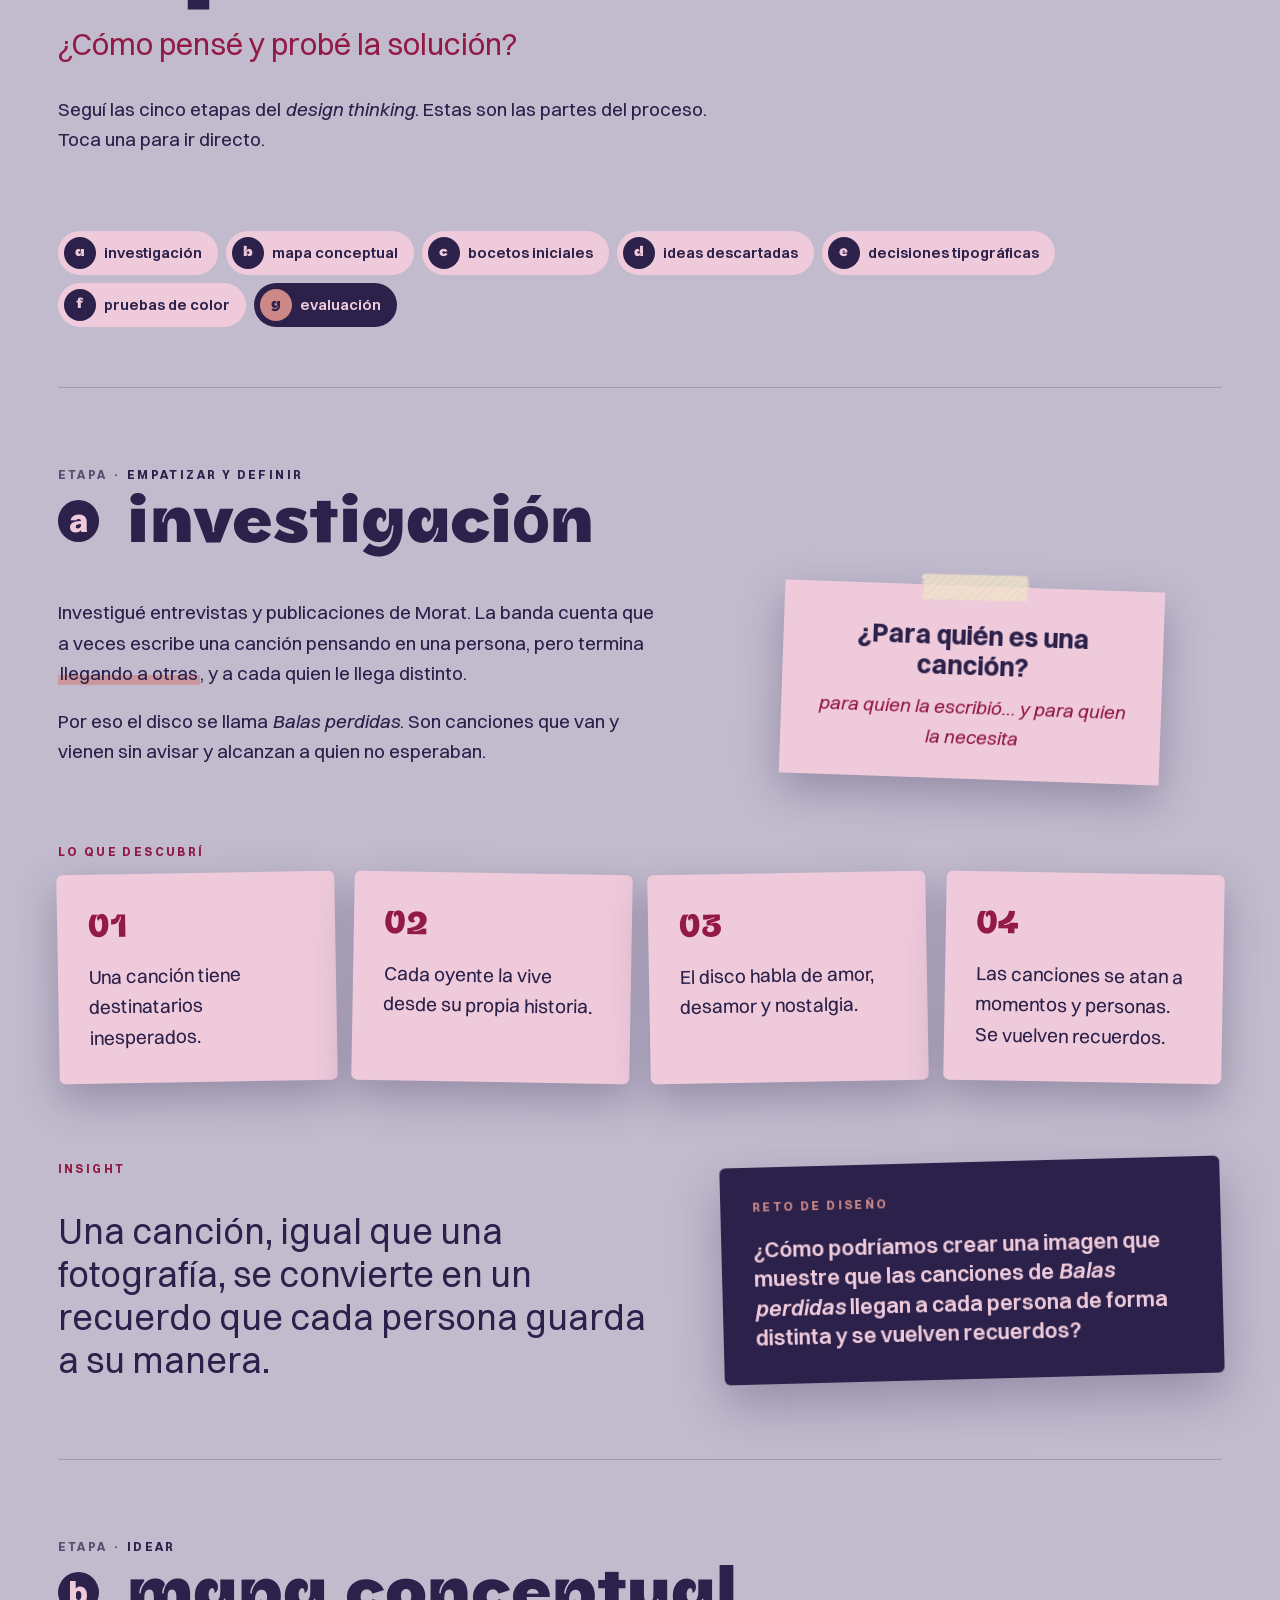
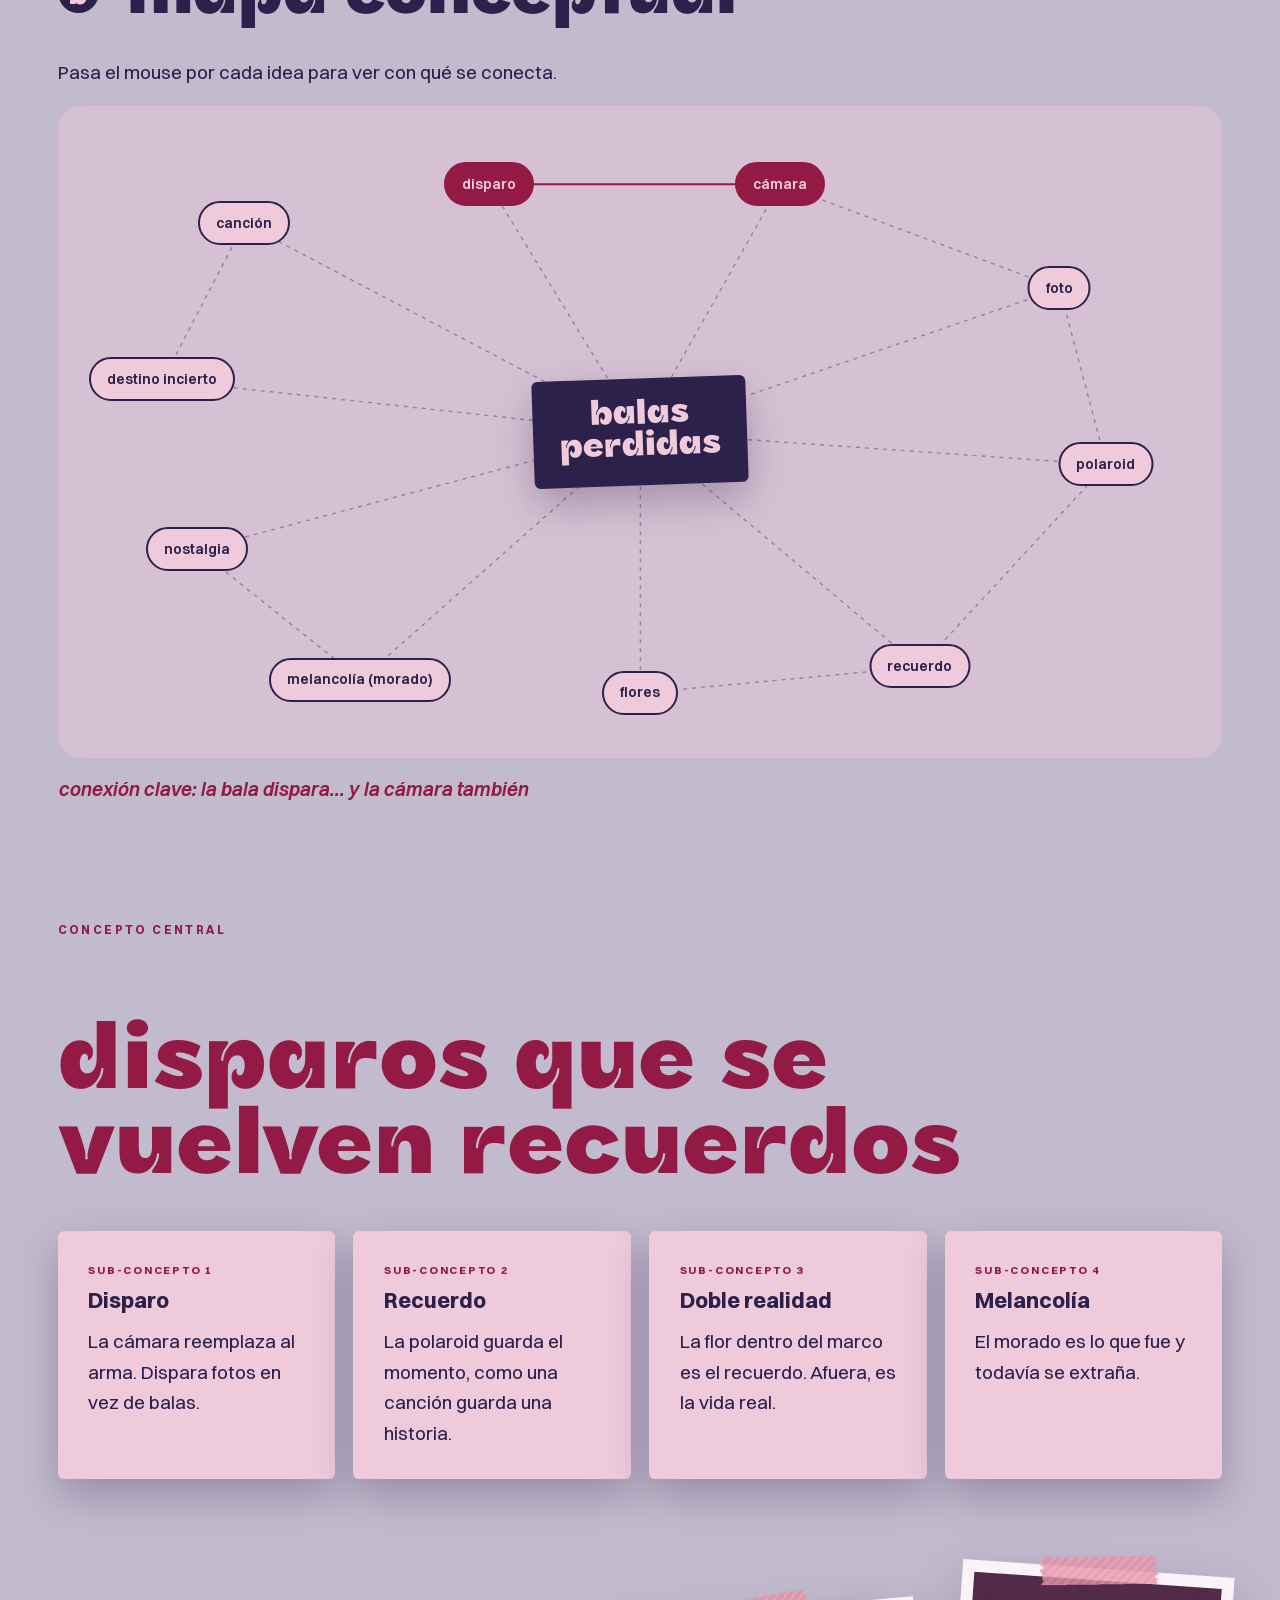
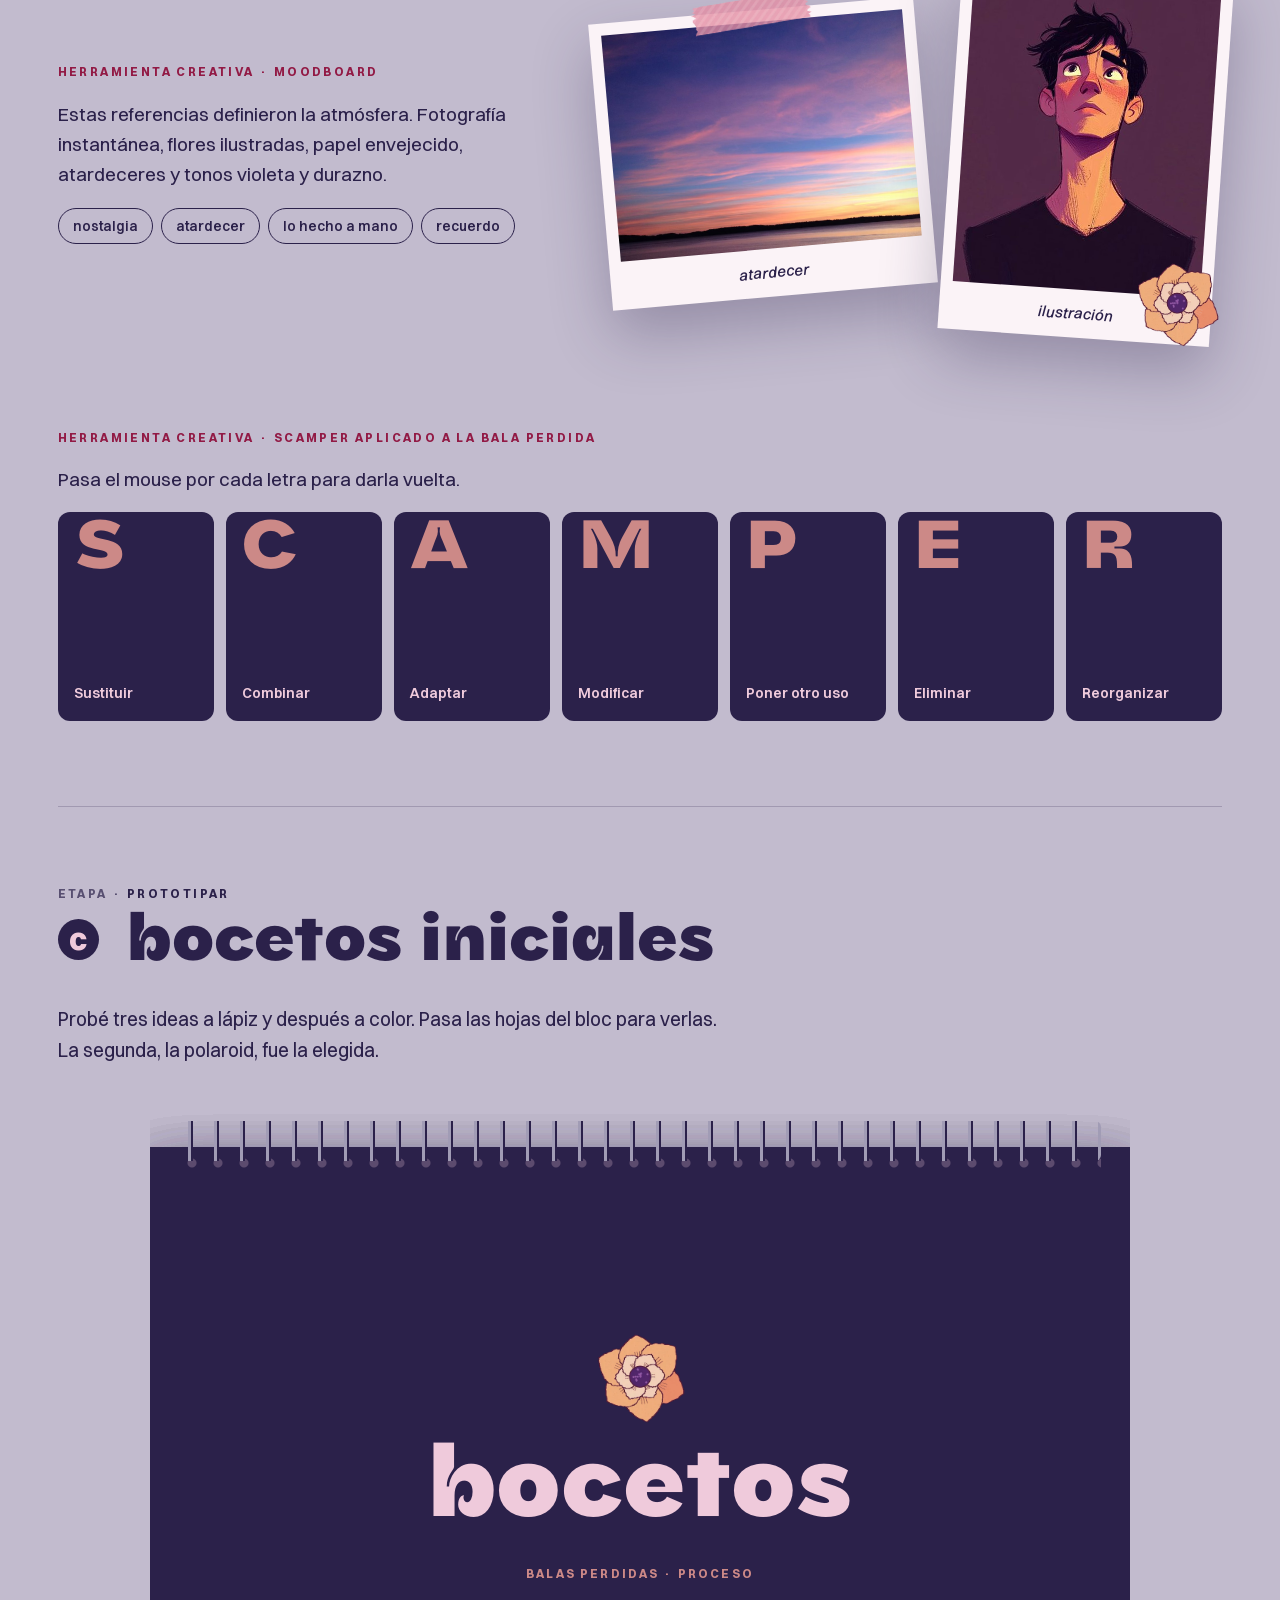
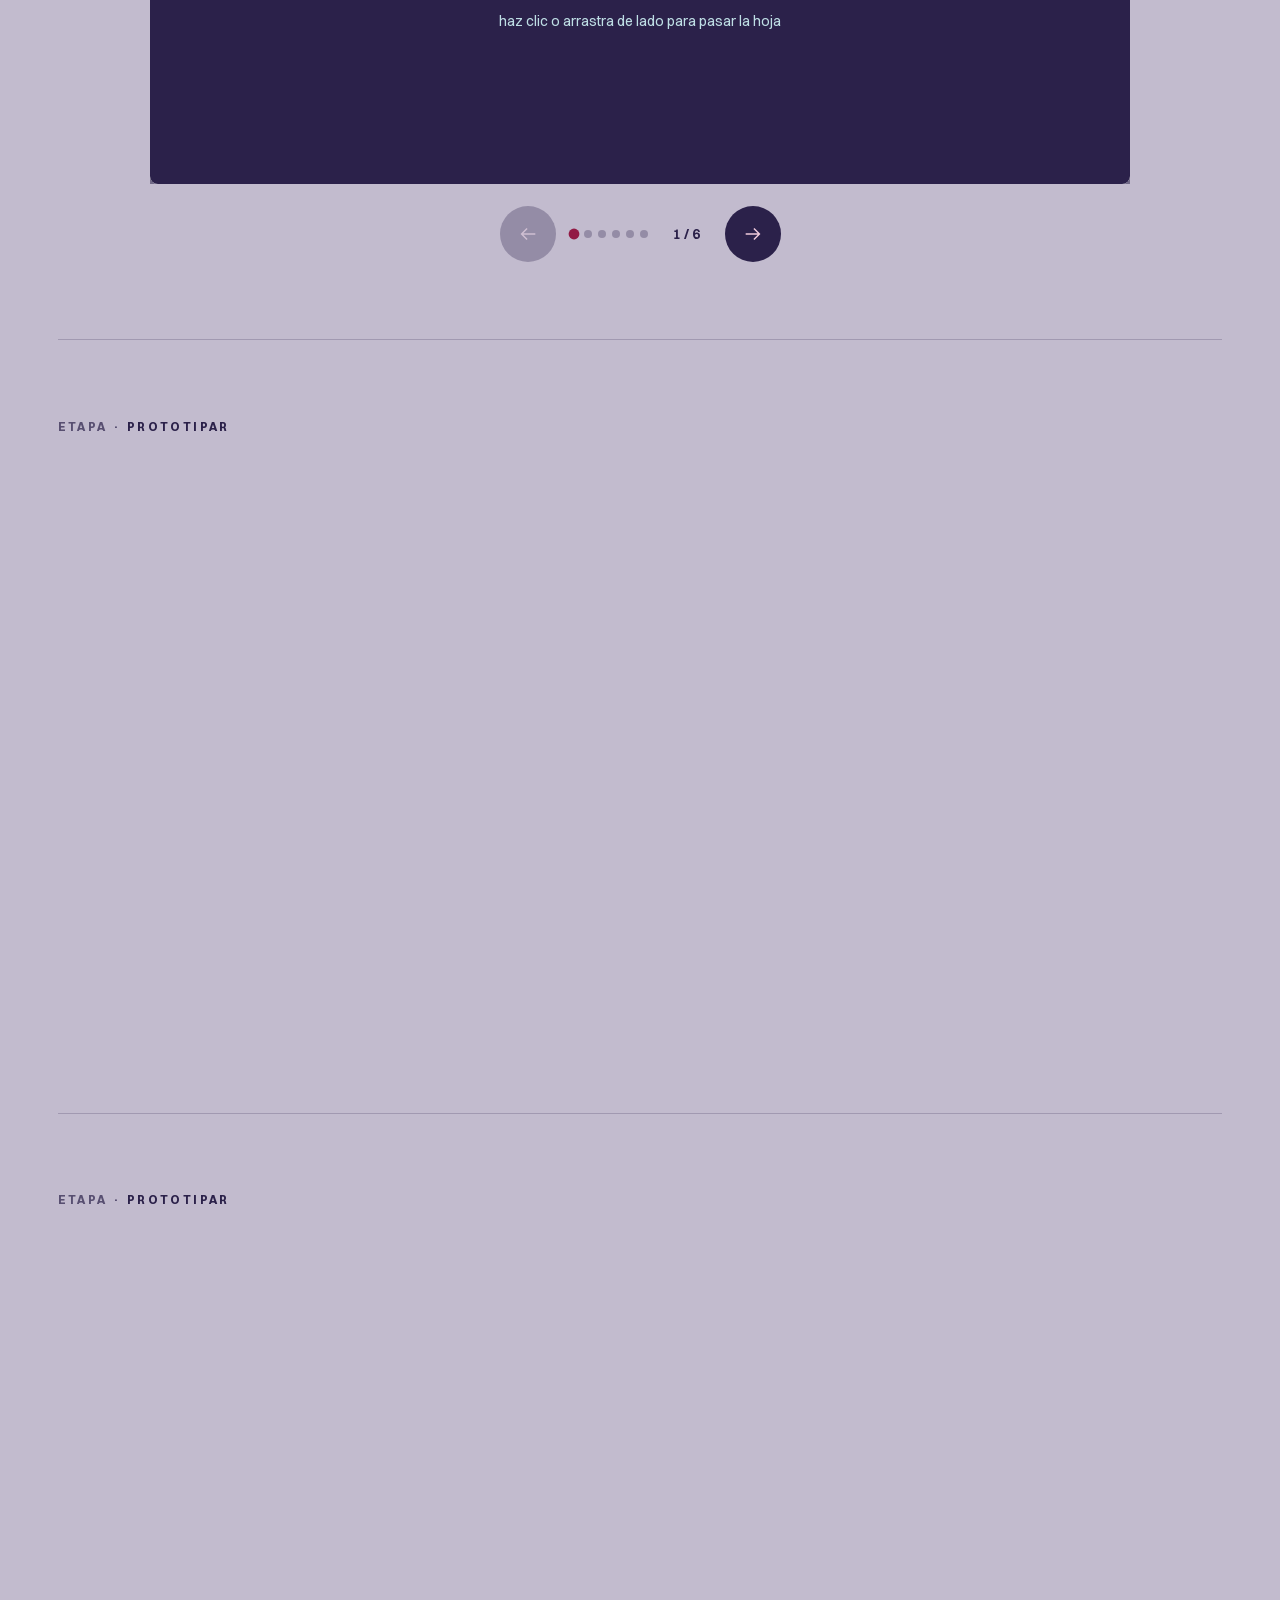
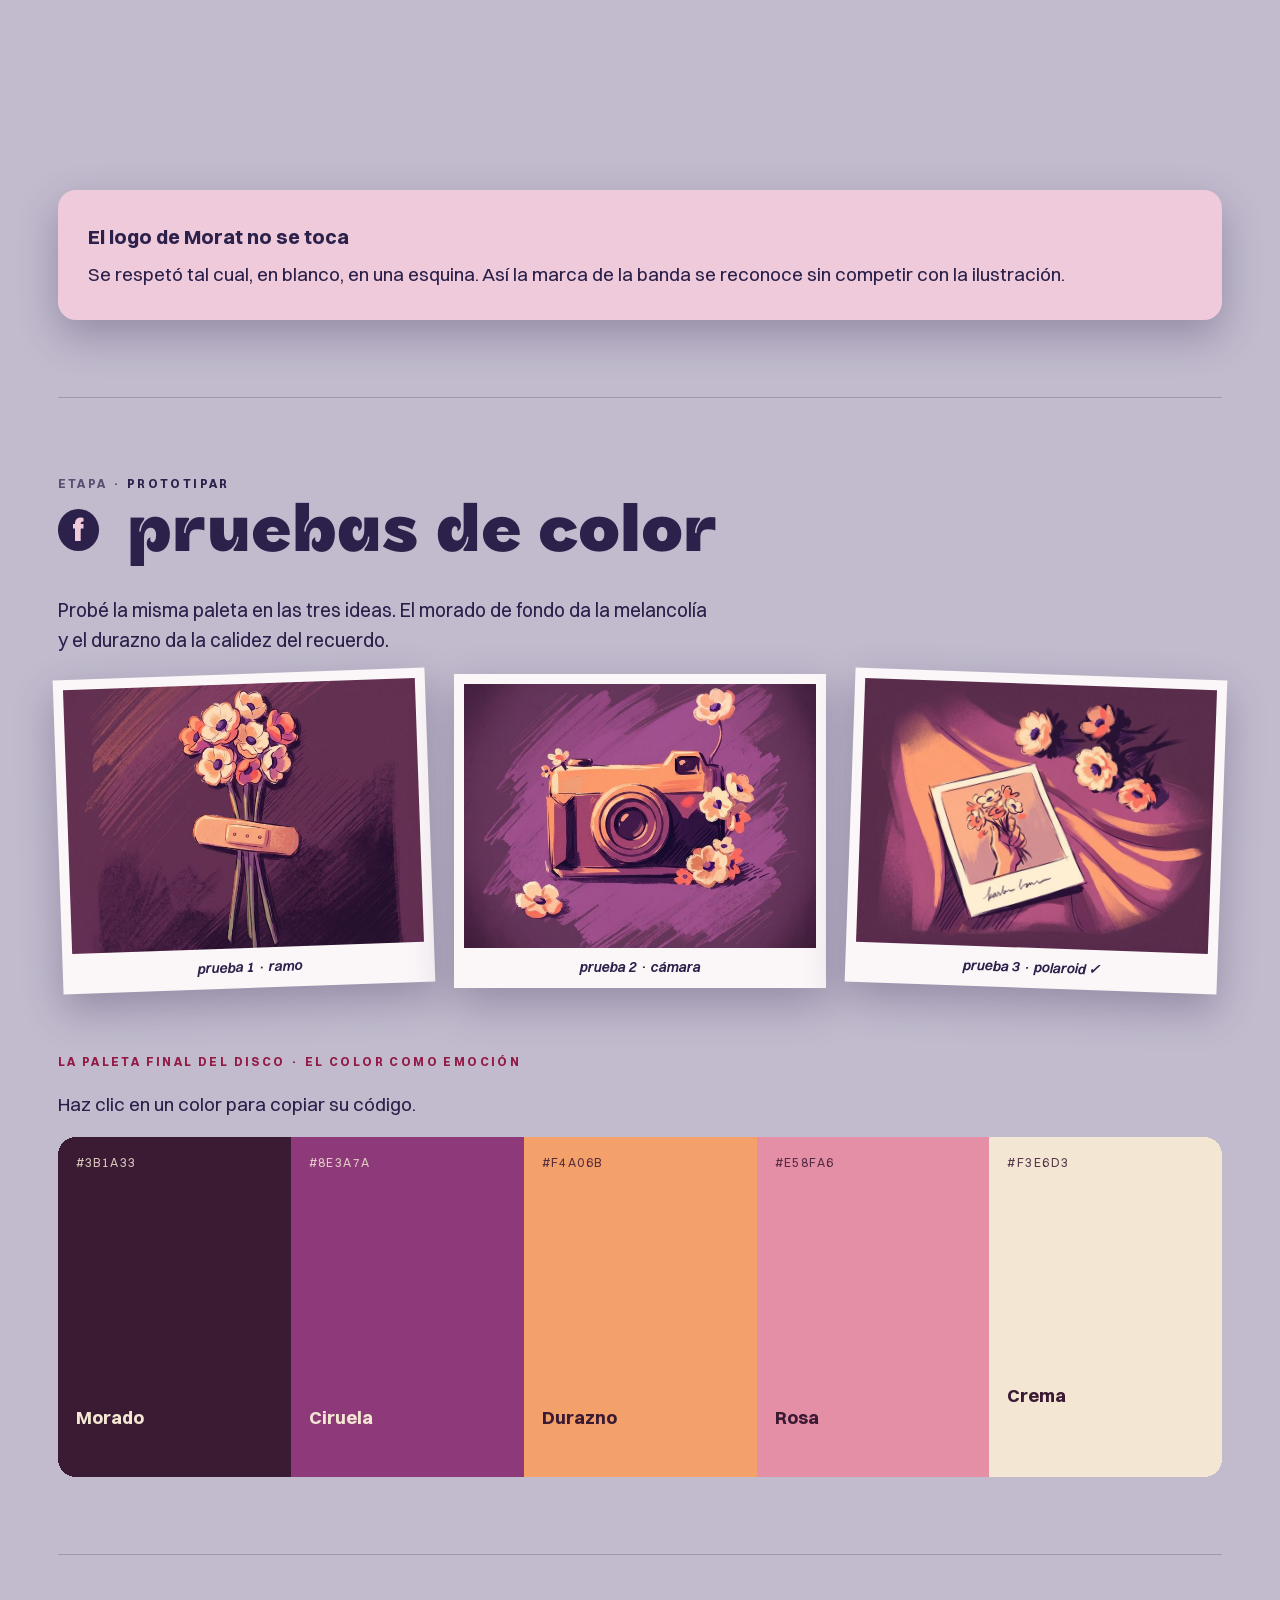
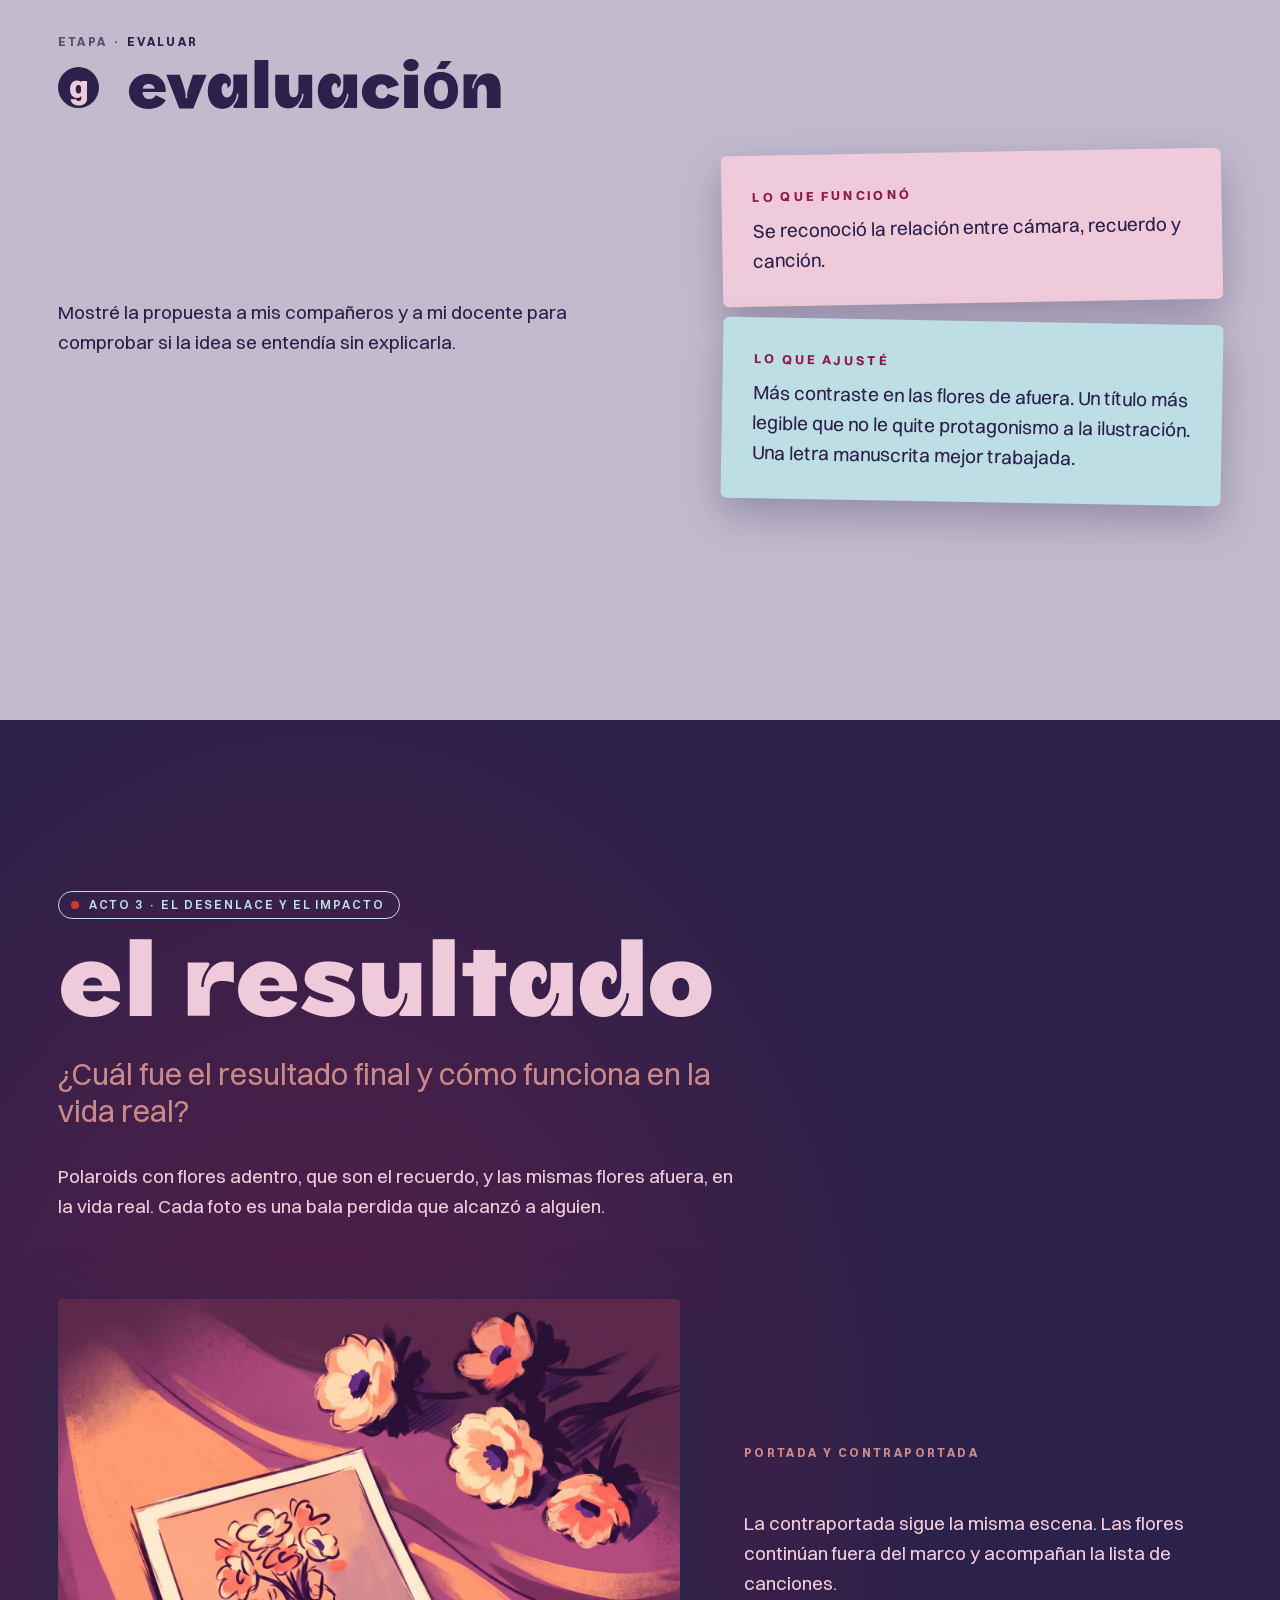
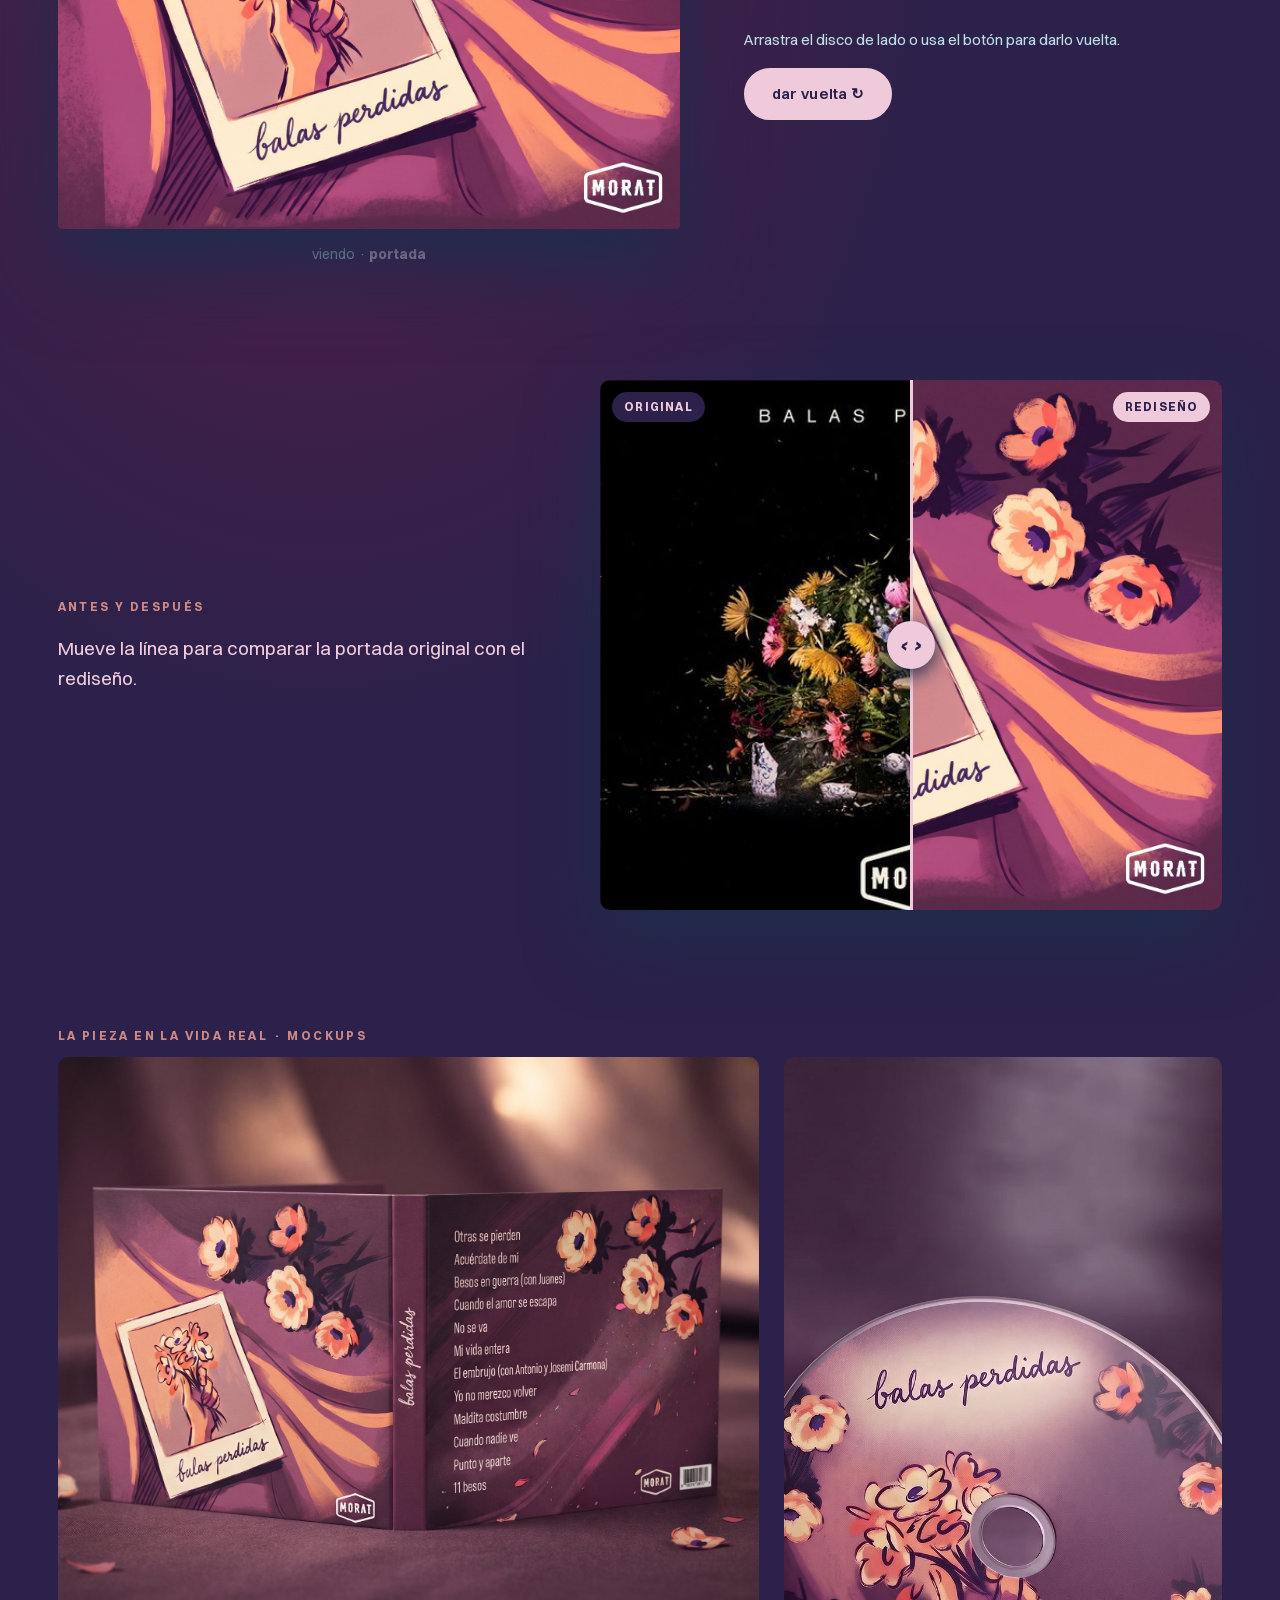
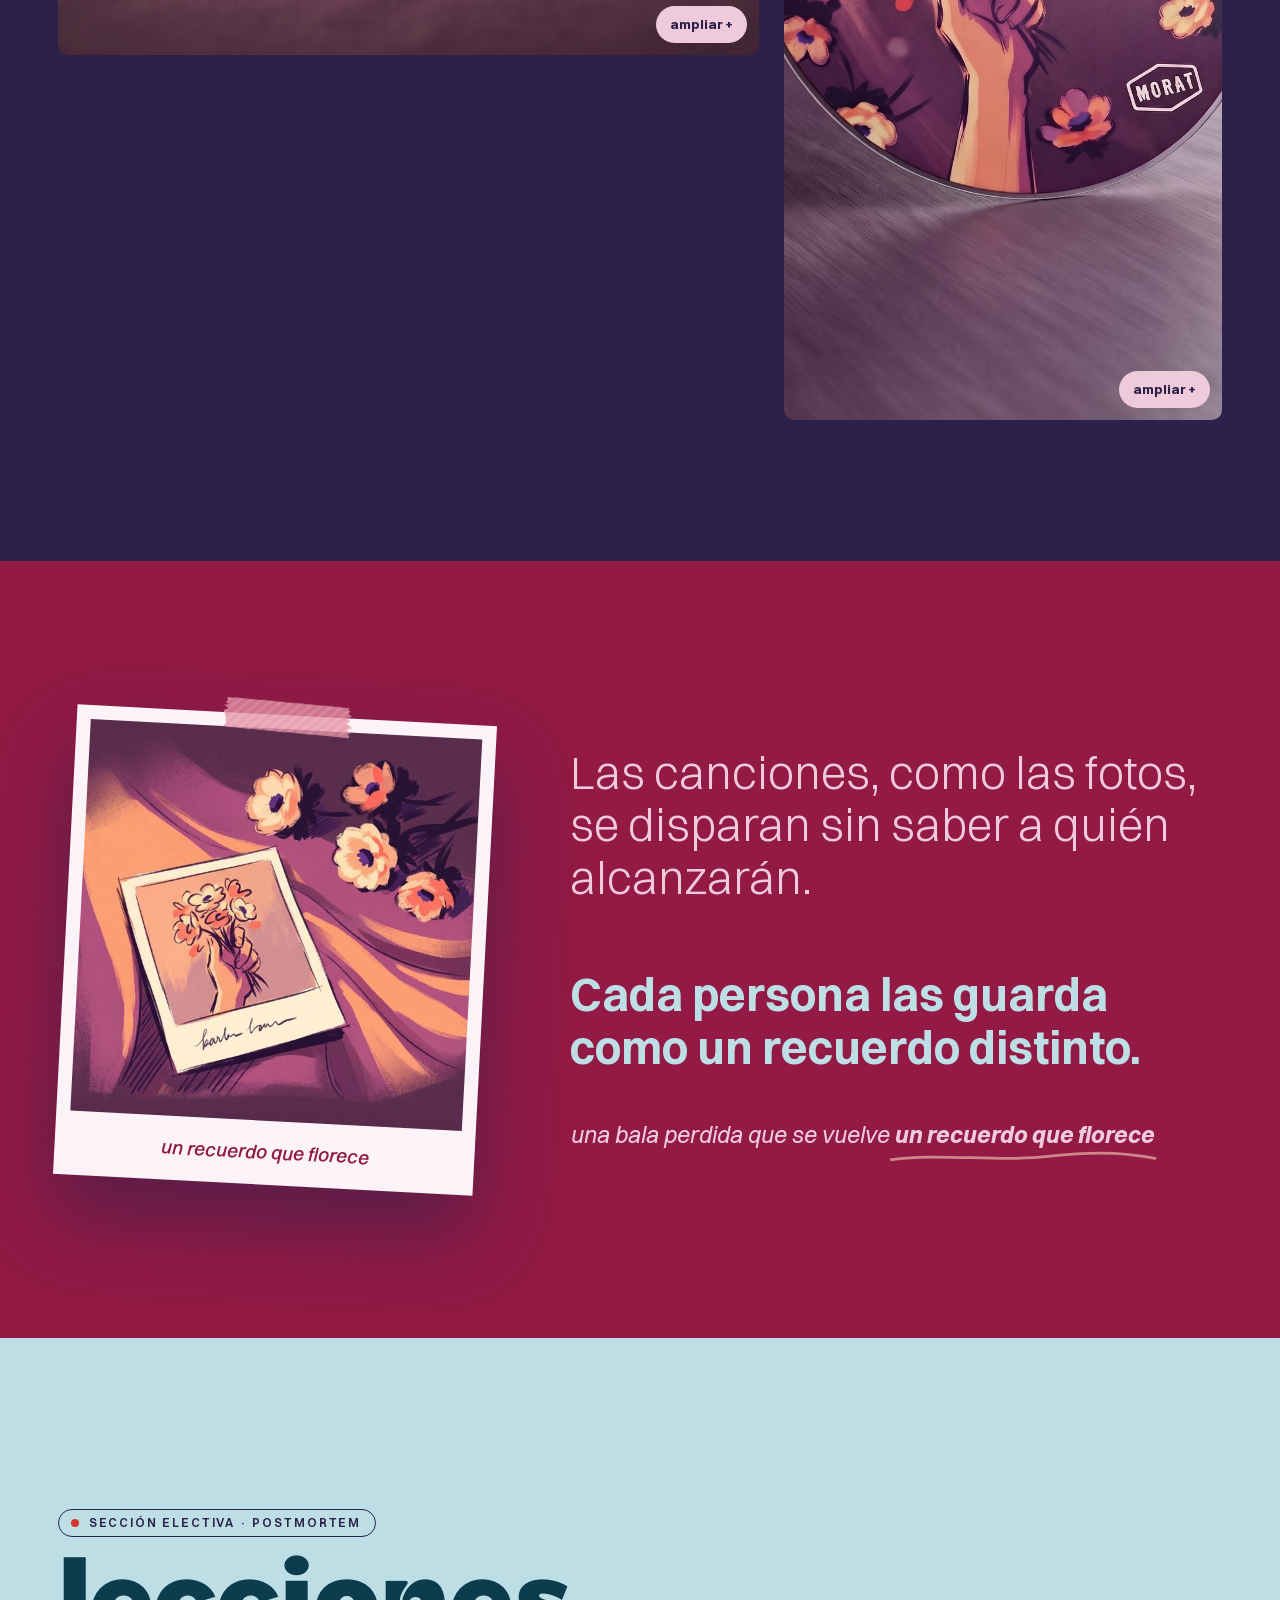
<file: estudio-de-caso.html>
<!DOCTYPE html>
<html lang="es">
<head>
  <meta charset="UTF-8">
  <meta name="viewport" content="width=device-width, initial-scale=1, viewport-fit=cover">
  <title>Balas perdidas · estudio de caso · veruzh</title>
  <meta name="description" content="Estudio de caso: rediseño de la portada del álbum Balas perdidas de Morat, por Verónica Vidaurre (veruzh).">
  <meta name="theme-color" content="#2B214A">
  <link rel="icon" href="assets/img/logo/favicon.png">
  <link rel="stylesheet" href="css/base.css">
  <link rel="stylesheet" href="css/caso.css">
</head>
<!--
  ESTUDIO DE CASO · estructura (pedida en el PDF de requisitos)
    · Ficha técnica de cabecera
    · Acto 1  El conflicto y el brief      → ¿Cuál era la necesidad?
    · Acto 2  El proceso y transformación  → ¿Cómo pensé y probé la solución?
    · Acto 3  El desenlace y el impacto    → ¿Cuál fue el resultado y cómo funciona en la vida real?
    · Sección electiva E · Postmortem (lecciones aprendidas)
  Cada sección tiene su propio color de la paleta (clases tema-*).
-->
<body data-pagina="caso" class="tema-rosa">
<main class="caso">

  <!-- ═══ PORTADA DEL CASO + FICHA TÉCNICA ═══ -->
  <header class="caso-hero tema-indigo">
    <div class="contenedor caso-hero__grid">
      <div class="caso-hero__texto">
        <nav class="migas" aria-label="Estás aquí">
          <a href="index.html">inicio</a><span aria-hidden="true">/</span>
          <a href="index.html#casos">estudios de caso</a><span aria-hidden="true">/</span>
          <span aria-current="page">balas perdidas</span>
        </nav>
        <p class="etiqueta">estudio de caso · 01</p>
        <h1 class="titulo-xl caso-hero__titulo"><span class="barrido">balas</span> <span class="barrido">perdidas</span></h1>
        <p class="caso-hero__bajada revela">Rediseño de la portada del álbum de Morat. <em>Cada canción es un disparo y cada foto un recuerdo.</em></p>
      </div>
      <div class="revela" data-retraso="1">
        <figure class="polaroid polaroid--hero">
          <img src="assets/img/caso/portada.jpg" alt="Portada rediseñada de Balas perdidas: una polaroid con un ramo de flores sobre fondo morado" width="1594" height="1358">
          <figcaption>balas perdidas · Morat</figcaption>
        </figure>
      </div>
    </div>

    <!-- Ficha técnica de cabecera (requisito 3 del PDF) -->
    <dl class="contenedor ficha-caso revela">
      <div><dt>Proyecto</dt><dd>Rediseño de portada y contraportada de <em>Balas perdidas</em>, Morat (2018)</dd></div>
      <div><dt>Contexto</dt><dd>Proyecto académico · materia Diseño Contexto</dd></div>
      <div><dt>Año</dt><dd>2026</dd></div>
      <div><dt>Disciplina</dt><dd>Diseño editorial e ilustración digital</dd></div>
      <div><dt>Herramientas</dt><dd>Canva, Adobe Photoshop y Adobe Illustrator</dd></div>
      <div><dt>Mi rol</dt><dd>Investigación, concepto, bocetos, ilustración y diseño final</dd></div>
    </dl>
  </header>

  <!-- ═══ BARRA DE ACTOS (se queda fija arriba y marca dónde estás) ═══ -->
  <nav class="actos" aria-label="Partes del estudio de caso">
    <div class="actos__pastilla">
      <a href="#acto1"><b>1</b> brief</a>
      <a href="#acto2"><b>2</b> proceso</a>
      <a href="#acto3"><b>3</b> resultado</a>
      <a href="#lecciones"><b>4</b> lecciones</a>
      <span class="actos__barra" aria-hidden="true"><span></span></span>
    </div>
  </nav>

  <!-- ═══════════════ ACTO 1 · EL CONFLICTO Y EL BRIEF ═══════════════ -->
  <section class="acto tema-rosa" id="acto1" data-acto="0">
    <div class="contenedor">
      <header class="acto__cabeza">
        <p class="etiqueta">acto 1 · el conflicto y el brief</p>
        <h2 class="titulo-l"><span class="barrido">el brief</span></h2>
        <p class="acto__pregunta revela">¿Cuál era la necesidad?</p>
      </header>

      <div class="disco">
        <div class="disco__texto revela">
          <h3 class="subtitulo">El disco</h3>
          <p><em>Balas perdidas</em> es el segundo álbum de estudio de Morat, banda colombiana de folk-pop nacida en Bogotá. Salió en 2018 con 12 canciones, entre ellas <em>Besos en guerra</em>, <em>Cuando nadie ve</em>, <em>Punto y aparte</em> y <em>El embrujo</em>.</p>
          <ul class="chips">
            <li>2018</li><li>12 canciones</li><li>folk-pop</li><li>nominado al Latin Grammy</li>
          </ul>
          <h3 class="subtitulo subtitulo--espacio">¿Por qué este disco?</h3>
          <ul class="lista-puntos">
            <li><b>Amor y desamor agridulce:</b> canciones que se sienten muy personales.</li>
            <li><b>Un nombre con historia:</b> detrás de “balas perdidas” hay una idea poética muy fuerte.</li>
            <li><b>Una oportunidad:</b> la portada original no termina de contar esa idea de manera más humana.</li>
          </ul>
        </div>
        <div class="revela" data-retraso="1">
          <figure class="polaroid polaroid--original">
            <img src="assets/img/caso/portada-original.jpg" alt="Portada original de Balas perdidas: un ramo de flores sobre fondo negro" width="576" height="576" loading="lazy">
            <figcaption>la portada original</figcaption>
          </figure>
        </div>
      </div>

      <!-- EL BRIEF: cada tarjeta responde una pregunta del PDF -->
      <h3 class="subtitulo revela">El brief, punto por punto</h3>
      <ol class="brief">
        <li class="ficha-brief revela">
          <span class="ficha-brief__n">01</span>
          <h4>La necesidad</h4>
          <p>La portada original muestra un ramo de flores sobre fondo negro. Es bonita, pero no explica la idea que hay detrás del nombre. El disco necesitaba una imagen que contara su concepto.</p>
        </li>
        <li class="ficha-brief revela" data-retraso="1">
          <span class="ficha-brief__n">02</span>
          <h4>El contexto</h4>
          <p>Proyecto académico de la materia Diseño Contexto. El encargo era elegir un álbum que ya existe y rediseñar su portada y su contraportada.</p>
        </li>
        <li class="ficha-brief revela" data-retraso="2">
          <span class="ficha-brief__n">03</span>
          <h4>Las restricciones</h4>
          <ul>
            <li>Mantener el título del disco y el logo de Morat.</li>
            <li>Poner las 12 canciones en la contraportada.</li>
            <li>Formato cuadrado, para CD y vinilo.</li>
            <li>No mostrar armas ni violencia, aunque el título hable de balas.</li>
          </ul>
        </li>
        <li class="ficha-brief revela">
          <span class="ficha-brief__n">04</span>
          <h4>El público</h4>
          <p>Oyentes de Morat, sobre todo jóvenes, que viven sus canciones de amor y desamor como recuerdos propios.</p>
        </li>
        <li class="ficha-brief revela" data-retraso="1">
          <span class="ficha-brief__n">05</span>
          <h4>Los objetivos</h4>
          <ul>
            <li>Convertir la idea poética del nombre en una imagen.</li>
            <li>Despertar nostalgia y ternura, no tristeza.</li>
            <li>Que se entienda en pequeño (en Spotify) y en grande (en un vinilo).</li>
          </ul>
        </li>
      </ol>
    </div>
  </section>

  <!-- ═══════════════ ACTO 2 · EL PROCESO ═══════════════ -->
  <section class="acto tema-lila" id="acto2" data-acto="1">
    <div class="contenedor">
      <header class="acto__cabeza">
        <p class="etiqueta">acto 2 · el proceso y la transformación</p>
        <h2 class="titulo-l"><span class="barrido">el proceso</span></h2>
        <p class="acto__pregunta revela">¿Cómo pensé y probé la solución?</p>
        <p class="revela">Seguí las cinco etapas del <em>design thinking</em>. Estas son las partes del proceso. Toca una para ir directo.</p>
      </header>

      <!-- índice del acto 2: lleva directo a cada parte -->
      <nav class="indice revela" aria-label="Partes del proceso">
        <a href="#investigacion"><b>a</b> investigación</a>
        <a href="#mapa"><b>b</b> mapa conceptual</a>
        <a href="#bocetos"><b>c</b> bocetos iniciales</a>
        <a href="#descartadas"><b>d</b> ideas descartadas</a>
        <a href="#tipografia"><b>e</b> decisiones tipográficas</a>
        <a href="#color"><b>f</b> pruebas de color</a>
        <a href="#evaluar"><b>g</b> evaluación</a>
      </nav>

      <!-- a · INVESTIGACIÓN (empatizar + definir) -->
      <div class="parte" id="investigacion">
        <p class="parte__etapa">empatizar y definir</p>
        <h3 class="parte__titulo revela"><b>a</b> investigación</h3>
        <div class="dos">
          <div class="revela">
            <p>Investigué entrevistas y publicaciones de Morat. La banda cuenta que a veces escribe una canción pensando en una persona, pero termina <mark>llegando a otras</mark>, y a cada quien le llega distinto.</p>
            <p>Por eso el disco se llama <em>Balas perdidas</em>. Son canciones que van y vienen sin avisar y alcanzan a quien no esperaban.</p>
          </div>
          <blockquote class="nota-cinta revela" data-retraso="1">
            <p>¿Para quién es una canción?</p>
            <cite>para quien la escribió… y para quien la necesita</cite>
          </blockquote>
        </div>
        <h4 class="mini-titulo revela">lo que descubrí</h4>
        <ol class="hallazgos">
          <li class="papel revela"><b>01</b>Una canción tiene destinatarios inesperados.</li>
          <li class="papel revela" data-retraso="1"><b>02</b>Cada oyente la vive desde su propia historia.</li>
          <li class="papel revela" data-retraso="2"><b>03</b>El disco habla de amor, desamor y nostalgia.</li>
          <li class="papel revela" data-retraso="3"><b>04</b>Las canciones se atan a momentos y personas. Se vuelven recuerdos.</li>
        </ol>
        <div class="dos dos--insight">
          <div class="revela">
            <p class="mini-titulo">insight</p>
            <p class="insight">Una canción, igual que una fotografía, se convierte en un recuerdo que cada persona guarda a su manera.</p>
          </div>
          <div class="reto revela" data-retraso="1">
            <p class="mini-titulo">reto de diseño</p>
            <p>¿Cómo podríamos crear una imagen que muestre que las canciones de <em>Balas perdidas</em> llegan a cada persona de forma distinta y se vuelven recuerdos?</p>
          </div>
        </div>
      </div>

      <!-- b · MAPA CONCEPTUAL (idear) -->
      <div class="parte" id="mapa">
        <p class="parte__etapa">idear</p>
        <h3 class="parte__titulo revela"><b>b</b> mapa conceptual</h3>
        <p class="revela">
          <span class="solo-mouse">Pasa el mouse por cada idea para ver con qué se conecta.</span>
          <span class="solo-tactil">Toca cada idea para ver con qué se conecta.</span>
        </p>
        <div class="mapa revela" data-mapa>
          <svg class="mapa__lineas" viewBox="0 0 100 100" preserveAspectRatio="none" aria-hidden="true"></svg>
          <!-- los nodos los coloca caso.js -->
        </div>
        <p class="mapa__nota" aria-live="polite">conexión clave: la bala dispara… y la cámara también</p>

        <div class="concepto">
          <p class="mini-titulo revela">concepto central</p>
          <p class="concepto__frase revela">disparos que se vuelven recuerdos</p>
          <ol class="subconceptos">
            <li class="papel revela"><small>sub-concepto 1</small><b>Disparo</b>La cámara reemplaza al arma. Dispara fotos en vez de balas.</li>
            <li class="papel revela" data-retraso="1"><small>sub-concepto 2</small><b>Recuerdo</b>La polaroid guarda el momento, como una canción guarda una historia.</li>
            <li class="papel revela" data-retraso="2"><small>sub-concepto 3</small><b>Doble realidad</b>La flor dentro del marco es el recuerdo. Afuera, es la vida real.</li>
            <li class="papel revela" data-retraso="3"><small>sub-concepto 4</small><b>Melancolía</b>El morado es lo que fue y todavía se extraña.</li>
          </ol>
        </div>

        <!-- otras herramientas creativas de la etapa idear -->
        <div class="moodboard">
          <div class="moodboard__texto revela">
            <p class="mini-titulo">herramienta creativa · moodboard</p>
            <p>Estas referencias definieron la atmósfera. Fotografía instantánea, flores ilustradas, papel envejecido, atardeceres y tonos violeta y durazno.</p>
            <ul class="chips"><li>nostalgia</li><li>atardecer</li><li>lo hecho a mano</li><li>recuerdo</li></ul>
          </div>
          <div class="moodboard__tablero">
            <figure class="polaroid revela" style="--giro:-5deg"><img src="assets/img/caso/mood-atardecer.jpg" alt="Referencia: atardecer violeta y durazno" loading="lazy"><figcaption>atardecer</figcaption></figure>
            <figure class="polaroid revela" data-retraso="1" style="--giro:4deg"><img src="assets/img/caso/mood-ilustracion.jpg" alt="Referencia de ilustración con luz cálida" loading="lazy"><figcaption>ilustración</figcaption></figure>
            <img class="moodboard__flor flotar" src="assets/img/caso/flor.webp" alt="" aria-hidden="true" loading="lazy">
          </div>
        </div>

        <div class="herramienta">
          <p class="mini-titulo revela">herramienta creativa · SCAMPER aplicado a la bala perdida</p>
          <p class="revela">
            <span class="solo-mouse">Pasa el mouse por cada letra para darla vuelta.</span>
            <span class="solo-tactil">Toca cada letra para darla vuelta.</span>
          </p>
          <ul class="scamper"><!-- tarjetas creadas por caso.js --></ul>
        </div>
      </div>

      <!-- c · BOCETOS INICIALES (prototipar): el bloc que pasa hojas -->
      <div class="parte" id="bocetos">
        <p class="parte__etapa">prototipar</p>
        <h3 class="parte__titulo revela"><b>c</b> bocetos iniciales</h3>
        <p class="parte__intro revela">Probé tres ideas a lápiz y después a color. Pasa las hojas del bloc para verlas. La segunda, la polaroid, fue la elegida.</p>

        <div class="bloc revela" data-bloc>
          <!-- Cada hoja se da vuelta cuando su casilla (checkbox) se marca.
               Las casillas están escondidas; las marcan los botones, las
               flechas del teclado o el deslizamiento con el dedo.        -->
          <input class="bloc__casilla" type="checkbox" id="hoja-1" tabindex="-1" aria-hidden="true">
          <input class="bloc__casilla" type="checkbox" id="hoja-2" tabindex="-1" aria-hidden="true">
          <input class="bloc__casilla" type="checkbox" id="hoja-3" tabindex="-1" aria-hidden="true">
          <input class="bloc__casilla" type="checkbox" id="hoja-4" tabindex="-1" aria-hidden="true">
          <input class="bloc__casilla" type="checkbox" id="hoja-5" tabindex="-1" aria-hidden="true">

          <div class="bloc__marco" data-cursor="pasa la hoja">
            <div class="bloc__libreta">
              <div class="bloc__espiral" aria-hidden="true"></div>

              <!-- HOJA 1: tapa del bloc -->
              <div class="bloc__hoja" id="h1">
                <div class="bloc__cara bloc__cara--frente bloc__tapa">
                  <img src="assets/img/caso/flor.webp" alt="" class="bloc__flor">
                  <p class="bloc__tapa-titulo">bocetos</p>
                  <p class="bloc__tapa-sub">balas perdidas · proceso</p>
                  <p class="bloc__tapa-pista"><span class="solo-mouse">haz clic o arrastra de lado para pasar la hoja</span><span class="solo-tactil">desliza con el dedo para pasar la hoja</span></p>
                </div>
                <div class="bloc__cara bloc__cara--dorso"></div>
              </div>

              <!-- HOJA 2: idea 1, ramo -->
              <div class="bloc__hoja" id="h2">
                <div class="bloc__cara bloc__cara--frente">
                  <p class="bloc__nota">idea 1 · el ramo <span>flores atadas con una curita</span></p>
                  <div class="bloc__par">
                    <figure><img src="assets/img/caso/sketch-ramo.jpg" alt="Boceto a lápiz del ramo" loading="lazy"><figcaption>boceto</figcaption></figure>
                    <figure><img src="assets/img/caso/final-ramo.jpg" alt="Ilustración del ramo a color" loading="lazy"><figcaption>prueba a color</figcaption></figure>
                  </div>
                </div>
                <div class="bloc__cara bloc__cara--dorso"></div>
              </div>

              <!-- HOJA 3: idea 2, polaroid (la elegida) -->
              <div class="bloc__hoja" id="h3">
                <div class="bloc__cara bloc__cara--frente">
                  <p class="bloc__nota">idea 2 · la polaroid <span>el recuerdo adentro, la vida real afuera</span></p>
                  <div class="bloc__par">
                    <figure><img src="assets/img/caso/sketch-polaroid.jpg" alt="Boceto a lápiz de la polaroid con flores" loading="lazy"><figcaption>boceto</figcaption></figure>
                    <figure><img src="assets/img/caso/final-polaroid.jpg" alt="Ilustración final de la polaroid con flores" loading="lazy"><figcaption>final</figcaption></figure>
                  </div>
                  <span class="bloc__sello">elegida</span>
                </div>
                <div class="bloc__cara bloc__cara--dorso"></div>
              </div>

              <!-- HOJA 4: idea 3, cámara -->
              <div class="bloc__hoja" id="h4">
                <div class="bloc__cara bloc__cara--frente">
                  <p class="bloc__nota">idea 3 · la cámara <span>la cámara que dispara recuerdos</span></p>
                  <div class="bloc__par">
                    <figure><img src="assets/img/caso/sketch-camara.jpg" alt="Boceto a lápiz de una cámara con flores" loading="lazy"><figcaption>boceto</figcaption></figure>
                    <figure><img src="assets/img/caso/final-camara.jpg" alt="Ilustración de la cámara a color" loading="lazy"><figcaption>prueba a color</figcaption></figure>
                  </div>
                </div>
                <div class="bloc__cara bloc__cara--dorso"></div>
              </div>

              <!-- HOJA 5: imagen y materiales -->
              <div class="bloc__hoja" id="h5">
                <div class="bloc__cara bloc__cara--frente">
                  <p class="bloc__nota">imagen y materiales <span>decisiones finales</span></p>
                  <ul class="bloc__lista">
                    <li><b>Ilustración digital</b> con textura, para que se sienta hecha a mano.</li>
                    <li><b>Flores</b> como algo vivo que se guarda, igual que una canción.</li>
                    <li><b>Polaroid</b> como el soporte del recuerdo.</li>
                    <li><b>Impresión</b> para CD o vinilo en papel mate con acabado vintage.</li>
                  </ul>
                </div>
                <div class="bloc__cara bloc__cara--dorso"></div>
              </div>

              <!-- contratapa (no se da vuelta) -->
              <div class="bloc__contratapa">
                <img src="assets/img/logo/gato-rosa.png" alt="" width="80" height="76">
                <p>fin del bloc</p>
                <button type="button" class="boton" data-bloc-reiniciar>volver a la tapa</button>
              </div>
            </div>
          </div>

          <div class="bloc__controles">
            <button type="button" class="bloc__boton" data-bloc-anterior aria-label="Hoja anterior"><span data-flecha="180"></span></button>
            <div class="bloc__puntos" aria-hidden="true"></div>
            <span class="bloc__contador" aria-live="polite">1 / 6</span>
            <button type="button" class="bloc__boton" data-bloc-siguiente aria-label="Hoja siguiente"><span data-flecha></span></button>
          </div>
        </div>
      </div>

      <!-- d · ITERACIONES DESCARTADAS -->
      <div class="parte" id="descartadas">
        <p class="parte__etapa">prototipar</p>
        <h3 class="parte__titulo revela"><b>d</b> ideas descartadas</h3>
        <p class="parte__intro revela">Dos de las tres ideas no pasaron a la portada final. Así decidí.</p>
        <div class="descartes">
          <article class="descarte revela">
            <div class="descarte__img"><img src="assets/img/caso/final-ramo.jpg" alt="Prueba a color de la idea del ramo" loading="lazy"><span class="descarte__sello">descartada</span></div>
            <h4>El ramo con curita</h4>
            <p>Hablaba de una herida, pero no del recuerdo. Sin una foto, la idea del disparo se perdía y quedaba muy parecida a la portada original.</p>
          </article>
          <article class="descarte revela" data-retraso="1">
            <div class="descarte__img"><img src="assets/img/caso/final-camara.jpg" alt="Prueba a color de la idea de la cámara" loading="lazy"><span class="descarte__sello">descartada</span></div>
            <h4>La cámara</h4>
            <p>Explicaba el disparo de forma muy directa y la cámara le quitaba protagonismo a las flores. Se sentía más fría que el disco.</p>
          </article>
          <article class="descarte descarte--elegida revela" data-retraso="2">
            <div class="descarte__img"><img src="assets/img/caso/final-polaroid.jpg" alt="Ilustración de la idea elegida, la polaroid" loading="lazy"><span class="descarte__sello">elegida</span></div>
            <h4>La polaroid</h4>
            <p>Junta las dos ideas. La foto es el disparo y también el recuerdo, y las flores salen del marco hacia la vida real.</p>
          </article>
        </div>
      </div>

      <!-- e · DECISIONES TIPOGRÁFICAS -->
      <div class="parte" id="tipografia">
        <p class="parte__etapa">prototipar</p>
        <h3 class="parte__titulo revela"><b>e</b> decisiones tipográficas</h3>
        <div class="tipos">
          <figure class="tipo revela">
            <img src="assets/img/caso/tipo-titulo.jpg" alt="Detalle del título balas perdidas escrito a mano sobre el borde de la polaroid" loading="lazy">
            <figcaption>
              <b>El título, escrito a mano</b>
              Una letra manuscrita, como cuando alguien escribe sobre el borde blanco de su polaroid. Así el título se siente un recuerdo propio y no un anuncio.
            </figcaption>
          </figure>
          <figure class="tipo revela" data-retraso="1">
            <img src="assets/img/caso/tipo-canciones.jpg" alt="Detalle de la lista de canciones en letra condensada sobre el fondo morado" loading="lazy">
            <figcaption>
              <b>Las canciones, en letra condensada</b>
              Una sans serif condensada y clara para las 12 canciones. Ocupa poco espacio y se lee bien aunque el CD sea pequeño.
            </figcaption>
          </figure>
          <div class="tipo tipo--nota papel revela" data-retraso="2">
            <b>El logo de Morat no se toca</b>
            <p>Se respetó tal cual, en blanco, en una esquina. Así la marca de la banda se reconoce sin competir con la ilustración.</p>
          </div>
        </div>
      </div>

      <!-- f · PRUEBAS DE COLOR -->
      <div class="parte" id="color">
        <p class="parte__etapa">prototipar</p>
        <h3 class="parte__titulo revela"><b>f</b> pruebas de color</h3>
        <p class="parte__intro revela">Probé la misma paleta en las tres ideas. El morado de fondo da la melancolía y el durazno da la calidez del recuerdo.</p>
        <div class="pruebas">
          <figure class="revela"><img src="assets/img/caso/final-ramo.jpg" alt="Prueba de color, idea del ramo" loading="lazy"><figcaption>prueba 1 · ramo</figcaption></figure>
          <figure class="revela" data-retraso="1"><img src="assets/img/caso/final-camara.jpg" alt="Prueba de color, idea de la cámara" loading="lazy"><figcaption>prueba 2 · cámara</figcaption></figure>
          <figure class="revela" data-retraso="2"><img src="assets/img/caso/final-polaroid.jpg" alt="Prueba de color, idea de la polaroid" loading="lazy"><figcaption>prueba 3 · polaroid ✓</figcaption></figure>
        </div>
        <p class="mini-titulo revela">la paleta final del disco · el color como emoción</p>
        <p class="revela"><span class="solo-mouse">Haz clic en un color para copiar su código.</span><span class="solo-tactil">Toca un color para copiar su código.</span></p>
        <!-- Estos 5 colores son del DISCO (contenido del proyecto), no de la web -->
        <ul class="paleta">
          <li style="--c:#3B1A33" data-hex="#3B1A33"><b>Morado</b><span>melancolía y nostalgia</span></li>
          <li style="--c:#8E3A7A" data-hex="#8E3A7A"><b>Ciruela</b><span>el amor intenso del disco</span></li>
          <li style="--c:#F4A06B" data-hex="#F4A06B" class="claro"><b>Durazno</b><span>la calidez del recuerdo</span></li>
          <li style="--c:#E58FA6" data-hex="#E58FA6" class="claro"><b>Rosa</b><span>ternura</span></li>
          <li style="--c:#F3E6D3" data-hex="#F3E6D3" class="claro"><b>Crema</b><span>papel fotográfico y paso del tiempo</span></li>
        </ul>
      </div>

      <!-- g · EVALUAR -->
      <div class="parte" id="evaluar">
        <p class="parte__etapa">evaluar</p>
        <h3 class="parte__titulo revela"><b>g</b> evaluación</h3>
        <div class="dos">
          <p class="revela">Mostré la propuesta a mis compañeros y a mi docente para comprobar si la idea se entendía sin explicarla.</p>
          <div class="evaluar revela" data-retraso="1">
            <article class="papel"><h4>lo que funcionó</h4><p>Se reconoció la relación entre cámara, recuerdo y canción.</p></article>
            <article class="papel papel--celeste"><h4>lo que ajusté</h4><p>Más contraste en las flores de afuera. Un título más legible que no le quite protagonismo a la ilustración. Una letra manuscrita mejor trabajada.</p></article>
          </div>
        </div>
      </div>
    </div>
  </section>

  <!-- ═══════════════ ACTO 3 · EL DESENLACE ═══════════════ -->
  <section class="acto tema-indigo acto--final" id="acto3" data-acto="2">
    <div class="contenedor">
      <header class="acto__cabeza">
        <p class="etiqueta">acto 3 · el desenlace y el impacto</p>
        <h2 class="titulo-l"><span class="barrido">el resultado</span></h2>
        <p class="acto__pregunta revela">¿Cuál fue el resultado final y cómo funciona en la vida real?</p>
        <p class="revela">Polaroids con flores adentro, que son el recuerdo, y las mismas flores afuera, en la vida real. Cada foto es una bala perdida que alcanzó a alguien.</p>
      </header>

      <!-- Portada / contraportada que se da vuelta.
           OJO: el efecto "revela" va en el contenedor de afuera, NO en .giro,
           porque los dos usan transform y se pisaban. -->
      <div class="giro-zona">
        <div class="giro-escena revela">
          <div class="giro" data-giro data-cursor="arrastra o toca" role="button" tabindex="0" aria-label="Dar vuelta el disco">
            <div class="giro__cara giro__cara--frente"><img src="assets/img/caso/portada.jpg" alt="Portada final de Balas perdidas" draggable="false"></div>
            <div class="giro__cara giro__cara--dorso"><img src="assets/img/caso/contraportada.jpg" alt="Contraportada final con la lista de 12 canciones, el logo de Morat y el código de barras" draggable="false"></div>
          </div>
          <p class="giro__lado" aria-live="polite">viendo · <b>portada</b></p>
        </div>
        <div class="giro-zona__texto revela" data-retraso="1">
          <p class="mini-titulo">portada y contraportada</p>
          <p>La contraportada sigue la misma escena. Las flores continúan fuera del marco y acompañan la lista de canciones.</p>
          <p class="pista"><span class="solo-mouse">Arrastra el disco de lado o usa el botón para darlo vuelta.</span><span class="solo-tactil">Desliza el disco con el dedo o toca el botón para darlo vuelta.</span></p>
          <button type="button" class="boton boton--lleno" data-girar>dar vuelta ↻</button>
        </div>
      </div>

      <!-- Antes / después: arrastra la línea para comparar -->
      <div class="antes-despues">
        <div class="revela">
          <p class="mini-titulo">antes y después</p>
          <p>Mueve la línea para comparar la portada original con el rediseño.</p>
        </div>
        <div class="comparar revela" data-comparar data-cursor="mueve la línea">
          <img src="assets/img/caso/portada.jpg" alt="Portada rediseñada" class="comparar__despues" loading="lazy">
          <div class="comparar__antes"><img src="assets/img/caso/portada-original.jpg" alt="Portada original" loading="lazy"></div>
          <span class="comparar__rotulo comparar__rotulo--a">original</span>
          <span class="comparar__rotulo comparar__rotulo--d">rediseño</span>
          <input class="comparar__control" type="range" min="0" max="100" value="50" aria-label="Comparar portada original y rediseño">
          <span class="comparar__linea" aria-hidden="true"><i></i></span>
        </div>
      </div>

      <!-- Mockups: la pieza en su contexto real (in situ) -->
      <p class="mini-titulo revela">la pieza en la vida real · mockups</p>
      <div class="mockups">
        <button type="button" class="mockup revela" data-ampliar="assets/img/caso/mockup-cd-caja.jpg" data-cursor="ampliar" aria-label="Ampliar mockup del estuche del CD">
          <img src="assets/img/caso/mockup-cd-caja.jpg" alt="Mockup del estuche del CD con portada y contraportada" loading="lazy">
          <span class="mockup__lupa" aria-hidden="true">ampliar +</span>
        </button>
        <button type="button" class="mockup mockup--alto revela" data-retraso="1" data-ampliar="assets/img/caso/mockup-cd.jpg" data-cursor="ampliar" aria-label="Ampliar mockup del CD">
          <img src="assets/img/caso/mockup-cd.jpg" alt="Mockup del CD impreso con la ilustración" loading="lazy">
          <span class="mockup__lupa" aria-hidden="true">ampliar +</span>
        </button>
        <div class="impacto revela" data-retraso="2">
          <p class="mini-titulo">el impacto</p>
          <ul class="impacto__lista">
            <li><b>Cuenta el nombre.</b> Ahora la portada explica por qué el disco se llama <em>Balas perdidas</em>.</li>
            <li><b>Sin violencia.</b> El disparo es de una cámara, no de un arma.</li>
            <li><b>Se entiende.</b> Compañeros y docente reconocieron la relación entre cámara, recuerdo y canción.</li>
            <li><b>Funciona impresa.</b> La escena sigue de la portada a la contraportada en el CD.</li>
          </ul>
        </div>
      </div>
    </div>
  </section>

  <!-- ═══ CIERRE POÉTICO: la frase del proyecto ═══
       Las palabras aparecen una por una, caen pétalos y la polaroid
       se "revela" como una foto instantánea.                         -->
  <section class="cierre tema-vino" aria-label="La idea del proyecto">
    <div class="cierre__petalos" aria-hidden="true"></div>
    <div class="contenedor cierre__grid">
      <figure class="cierre__foto">
        <div class="cierre__polaroid">
          <img src="assets/img/caso/final-polaroid.jpg" alt="La polaroid con flores de la portada" loading="lazy">
          <figcaption>un recuerdo que florece</figcaption>
        </div>
      </figure>
      <blockquote class="cierre__cita">
        <p class="cierre__frase" data-palabras>Las canciones, como las fotos, se disparan sin saber a quién alcanzarán.</p>
        <p class="cierre__frase cierre__frase--2" data-palabras>Cada persona las guarda como un recuerdo distinto.</p>
        <p class="cierre__firma">
          una bala perdida que se vuelve
          <span class="cierre__subrayado">un recuerdo que florece
            <svg viewBox="0 0 300 20" preserveAspectRatio="none" aria-hidden="true"><path d="M4 14 C 60 4, 120 18, 180 9 S 270 6, 296 12"/></svg>
          </span>
        </p>
      </blockquote>
    </div>
  </section>

  <!-- ═══════════ SECCIÓN ELECTIVA · E · POSTMORTEM ═══════════ -->
  <section class="acto tema-celeste lecciones" id="lecciones" data-acto="3">
    <div class="contenedor">
      <header class="acto__cabeza">
        <p class="etiqueta">sección electiva · postmortem</p>
        <h2 class="titulo-l"><span class="barrido">lecciones</span></h2>
        <p class="acto__pregunta revela">¿Qué aprendí con este proyecto?</p>
      </header>
      <ol class="lecciones__lista">
        <li class="revela"><b>01</b><h3>Funcionó</h3><p>Cambiar la bala por el disparo de una cámara. Con un solo cambio el título se entendió sin violencia.</p></li>
        <li class="revela" data-retraso="1"><b>02</b><h3>Ajusté</h3><p>El contraste de las flores de afuera y la legibilidad del título, para que no compitieran con la ilustración.</p></li>
        <li class="revela" data-retraso="2"><b>03</b><h3>Aprendí</h3><p>Un objeto cotidiano, como una polaroid, puede contar una idea de forma poética.</p></li>
        <li class="revela" data-retraso="3"><b>04</b><h3>Haría distinto</h3><p>Probar la portada con más oyentes de Morat, no solo en clase, para ver si la idea llega igual.</p></li>
      </ol>
      <div class="lecciones__final revela">
        <p>¿Seguimos?</p>
        <div class="lecciones__botones">
          <a class="boton boton--lleno" href="estudio-de-caso-2.html">estudio de caso 2 · reka <span data-flecha></span></a>
          <a class="boton" href="index.html#trabajos">ver mis trabajos</a>
          <a class="boton" href="sobre-mi.html">sobre mí</a>
          <a class="boton" href="index.html"><span data-flecha="180"></span> volver al inicio</a>
        </div>
      </div>
    </div>
  </section>
</main>

<!-- Visor de imágenes ampliadas.
     Se cierra con el botón, tocando en cualquier parte o con Esc. -->
<dialog class="lightbox" aria-label="Imagen ampliada">
  <img alt="">
  <button type="button" class="lightbox__cerrar">cerrar <span aria-hidden="true">✕</span></button>
  <p class="lightbox__pista">toca en cualquier parte para cerrar</p>
</dialog>

<script src="js/datos.js"></script>
<script src="js/comun.js"></script>
<script src="js/caso.js"></script>
</body>
</html>
</file>
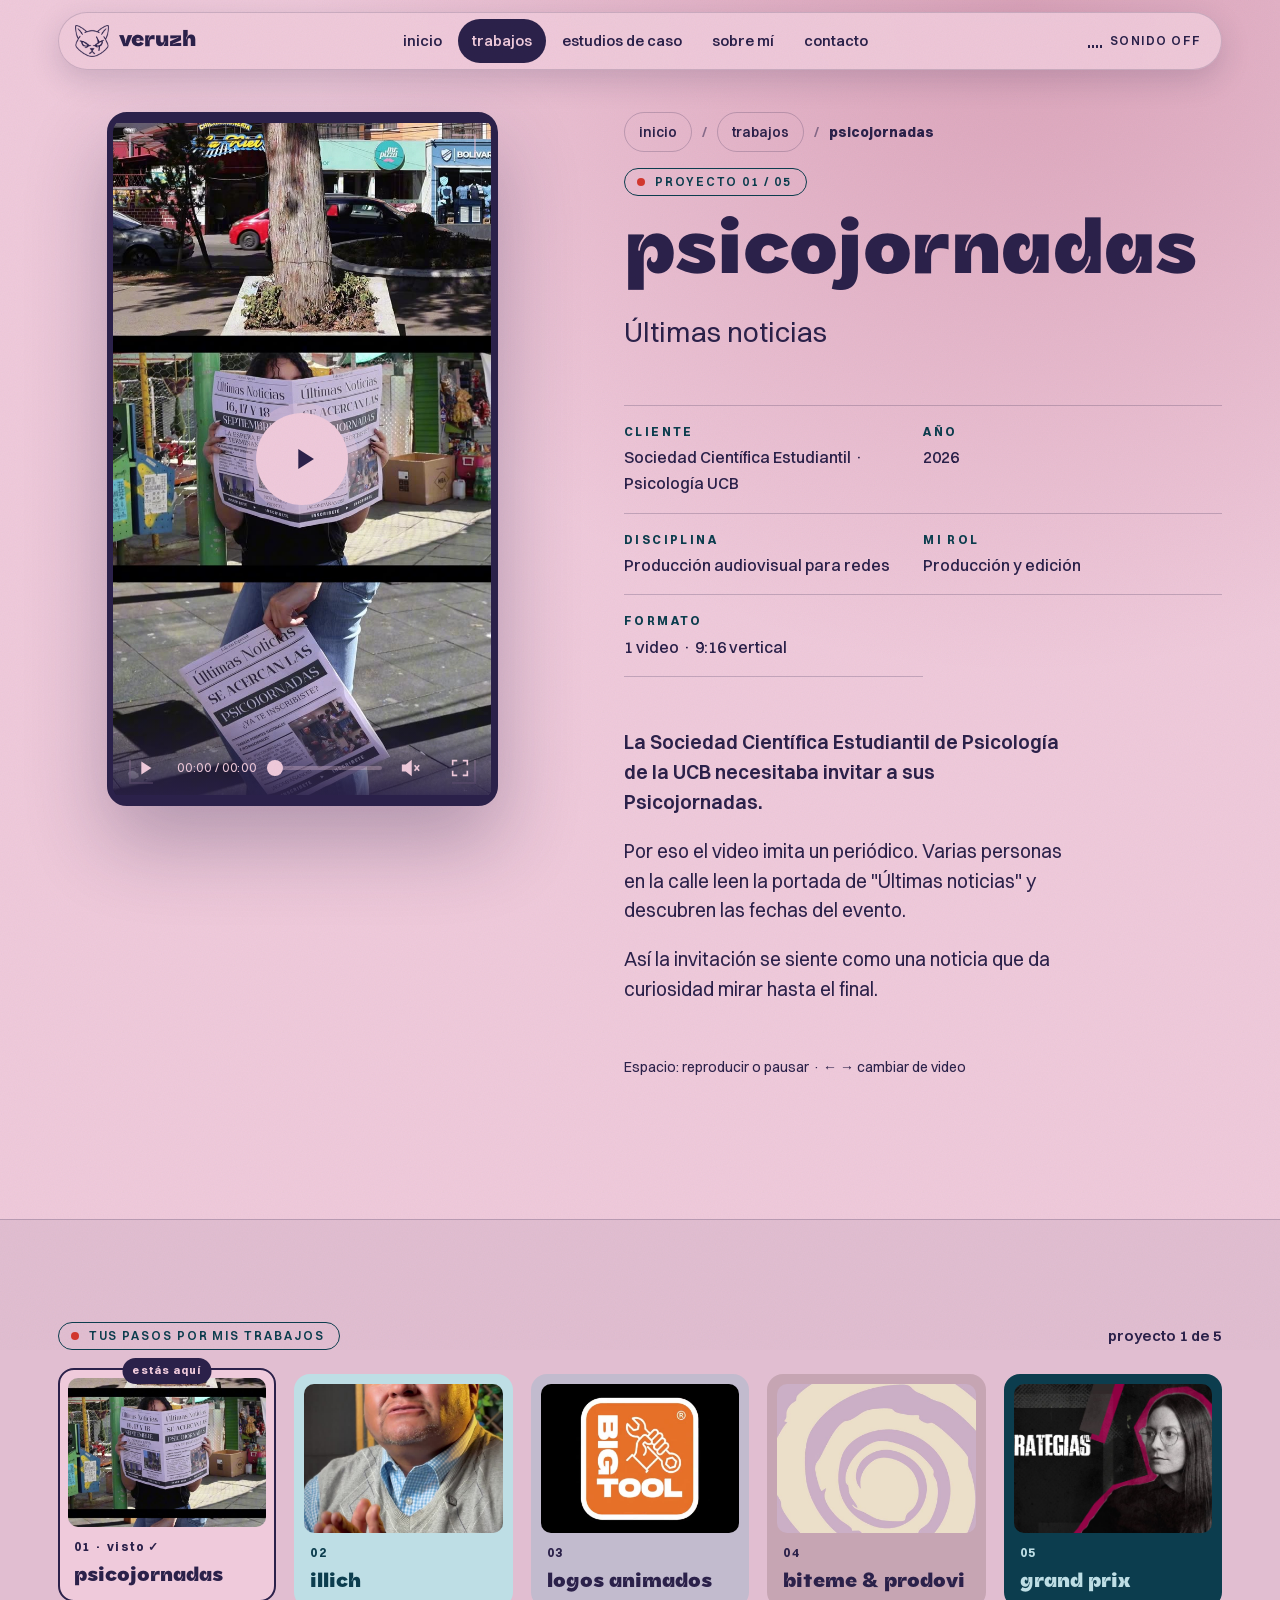
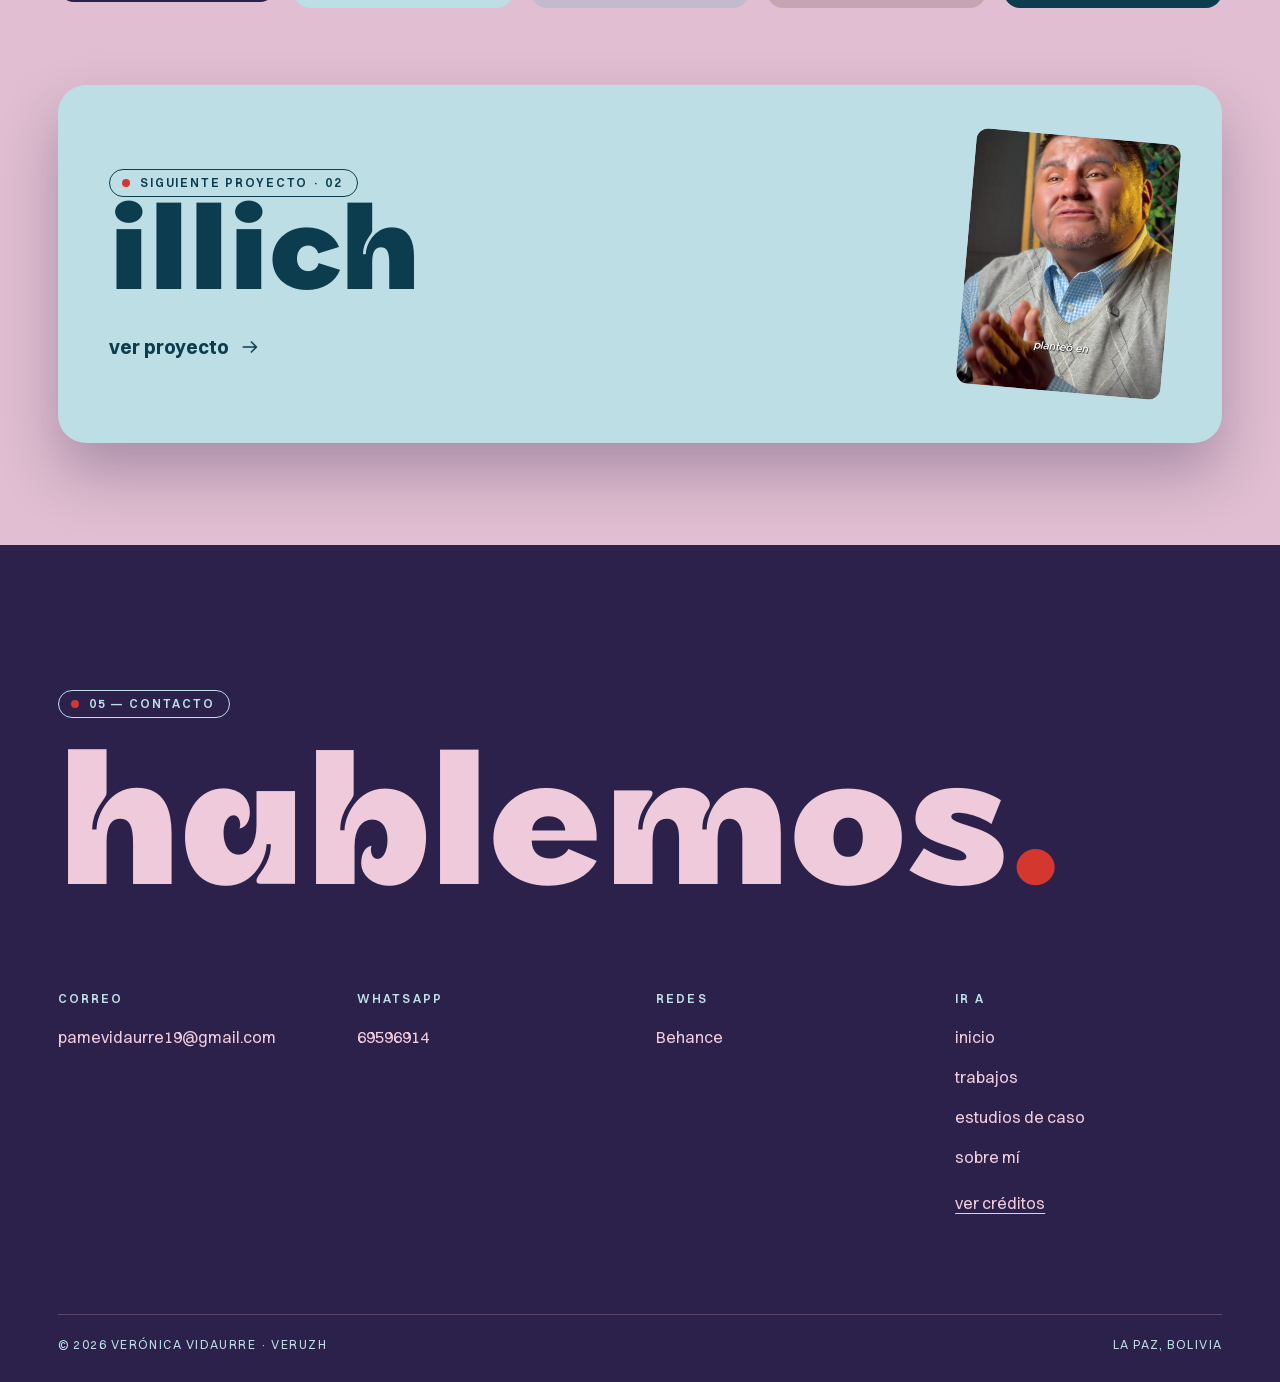
<file: proyecto.html>
<!DOCTYPE html>
<html lang="es">
<head>
  <meta charset="UTF-8">
  <meta name="viewport" content="width=device-width, initial-scale=1, viewport-fit=cover">
  <!-- El título real lo pone proyecto.js según el proyecto que se abra -->
  <title>Proyecto · veruzh</title>
  <meta name="description" content="Proyecto del portafolio de veruzh: producción audiovisual y motion graphics.">
  <meta name="theme-color" content="#EFCADB">
  <link rel="icon" href="assets/img/logo/favicon.png">
  <link rel="stylesheet" href="css/base.css">
  <link rel="stylesheet" href="css/proyecto.css">
</head>
<!--
  Esta ES UNA SOLA PÁGINA para los 5 proyectos.
  El link decide cuál se muestra:  proyecto.html?p=illich
  Los textos y videos de cada proyecto se editan en js/datos.js
-->
<body data-pagina="trabajos">
  <main class="proyecto">

    <section class="proyecto__cuerpo contenedor">
      <!-- TÍTULO (en computadora va a la derecha del video; en celular, arriba) -->
      <header class="proyecto__cabeza">
        <!-- MIGAS DE PAN: dónde estás y cómo volver -->
        <nav class="migas" aria-label="Estás aquí">
          <a href="index.html">inicio</a><span aria-hidden="true">/</span>
          <a href="index.html#trabajos">trabajos</a><span aria-hidden="true">/</span>
          <span aria-current="page" data-campo="titulo-corto"></span>
        </nav>
        <p class="etiqueta"><span data-campo="contador"></span></p>
        <h1 class="proyecto__titulo titulo-xl"><span class="barrido" data-campo="titulo"></span></h1>
        <p class="proyecto__subtitulo revela" data-campo="subtitulo"></p>
      </header>
      <!-- REPRODUCTOR con controles propios -->
      <div class="proyecto__pantalla">
        <div class="reproductor" data-cursor="play">
          <video playsinline preload="metadata"></video>
          <div class="visor" aria-hidden="true"><i></i><i></i><i></i><i></i></div>
          <button class="reproductor__grande" type="button" aria-label="Reproducir">
            <svg viewBox="0 0 24 24" aria-hidden="true"><path d="M8 5v14l11-7z" fill="currentColor"/></svg>
          </button>
          <div class="reproductor__barra">
            <button class="reproductor__play" type="button" aria-label="Reproducir">
              <svg class="i-play" viewBox="0 0 24 24" aria-hidden="true"><path d="M8 5v14l11-7z" fill="currentColor"/></svg>
              <svg class="i-pausa" viewBox="0 0 24 24" aria-hidden="true"><path d="M7 5h4v14H7zM13 5h4v14h-4z" fill="currentColor"/></svg>
            </button>
            <span class="reproductor__tiempo">00:00 / 00:00</span>
            <input class="reproductor__avance" type="range" min="0" max="1000" value="0" step="1" aria-label="Avance del video">
            <button class="reproductor__mute" type="button" aria-label="Activar sonido">
              <svg class="i-mudo" viewBox="0 0 24 24" fill="none" stroke="currentColor" stroke-width="1.8" aria-hidden="true"><path d="M4 9h4l5-4v14l-5-4H4z" fill="currentColor"/><path d="M17 9l5 6M22 9l-5 6"/></svg>
              <svg class="i-sonido" viewBox="0 0 24 24" fill="none" stroke="currentColor" stroke-width="1.8" aria-hidden="true"><path d="M4 9h4l5-4v14l-5-4H4z" fill="currentColor"/><path d="M17 8.5a5 5 0 010 7M19.5 6a8.5 8.5 0 010 12"/></svg>
            </button>
            <button class="reproductor__completa" type="button" aria-label="Pantalla completa">
              <svg viewBox="0 0 24 24" fill="none" stroke="currentColor" stroke-width="1.8" aria-hidden="true"><path d="M4 9V4h5M20 9V4h-5M4 15v5h5M20 15v5h-5"/></svg>
            </button>
          </div>
        </div>
        <!-- lista de clips (solo aparece si el proyecto tiene más de un video) -->
        <div class="clips" role="tablist" aria-label="Videos del proyecto"></div>
      </div>

      <!-- FICHA + TEXTO -->
      <div class="proyecto__info">
        <dl class="ficha revela">
          <div><dt>Cliente</dt><dd data-campo="cliente"></dd></div>
          <div><dt>Año</dt><dd data-campo="anio"></dd></div>
          <div><dt>Disciplina</dt><dd data-campo="disciplina"></dd></div>
          <div><dt>Mi rol</dt><dd data-campo="rol"></dd></div>
          <div><dt>Formato</dt><dd data-campo="formato"></dd></div>
        </dl>
        <div class="proyecto__texto" data-campo="texto"></div>
        <p class="proyecto__pista texto-tenue revela">
          <span class="solo-mouse">Espacio: reproducir o pausar · ← → cambiar de video</span>
          <span class="solo-tactil">Toca el video para reproducir o pausar</span>
        </p>
      </div>
    </section>

    <!-- NAVEGADOR DE PROYECTOS: los 5 en fila, el actual marcado.
         En el último proyecto, en vez de "siguiente" aparece un cierre
         que lleva al inicio, al estudio de caso o a contacto (no hay bucle). -->
    <nav class="recorrido" aria-label="Todos los proyectos">
      <div class="contenedor">
        <div class="recorrido__cabeza">
          <p class="etiqueta">tus pasos por mis trabajos</p>
          <p class="recorrido__cuenta" data-campo="cuenta"></p>
        </div>
        <ol class="recorrido__lista"><!-- creada por proyecto.js --></ol>
        <!-- aquí va "siguiente proyecto" o el panel final (lo decide proyecto.js) -->
        <div class="recorrido__final"></div>
      </div>
    </nav>
  </main>

  <script src="js/datos.js"></script>
  <script src="js/comun.js"></script>
  <script src="js/proyecto.js"></script>
</body>
</html>
</file>
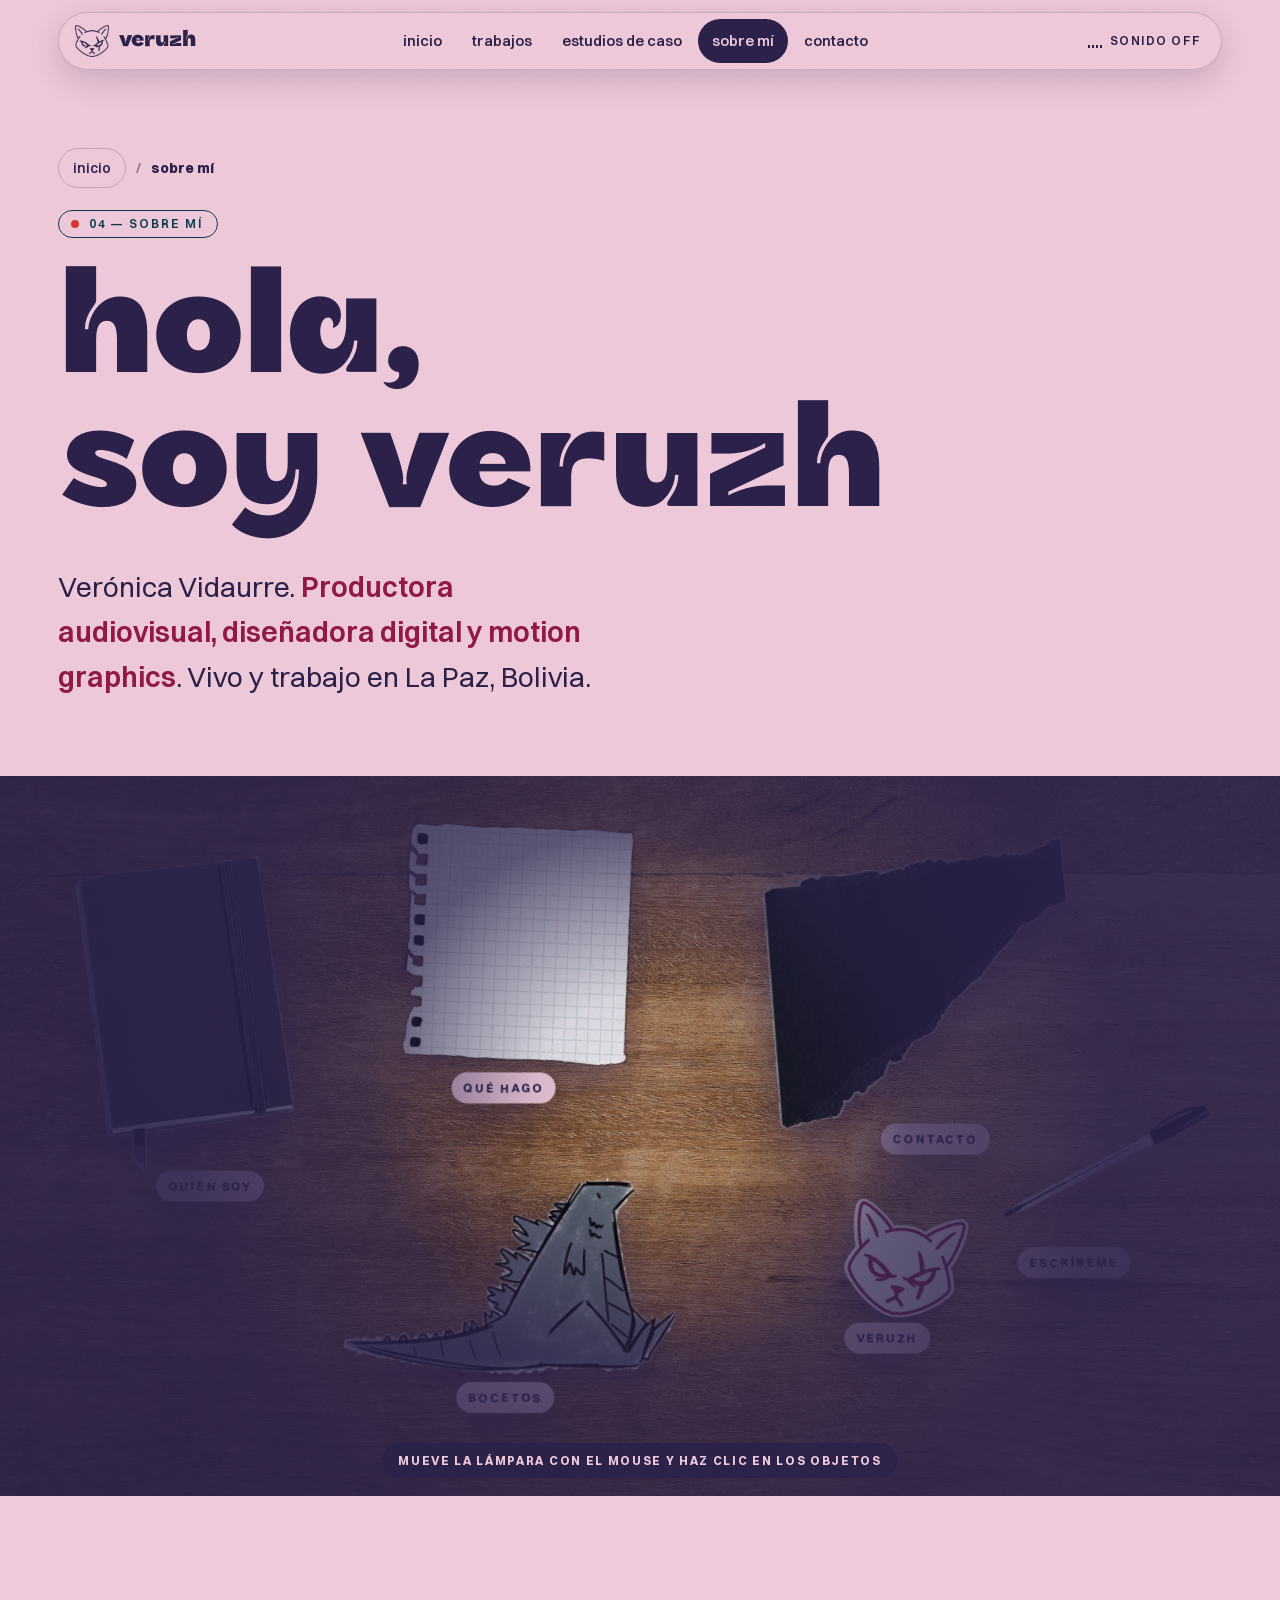
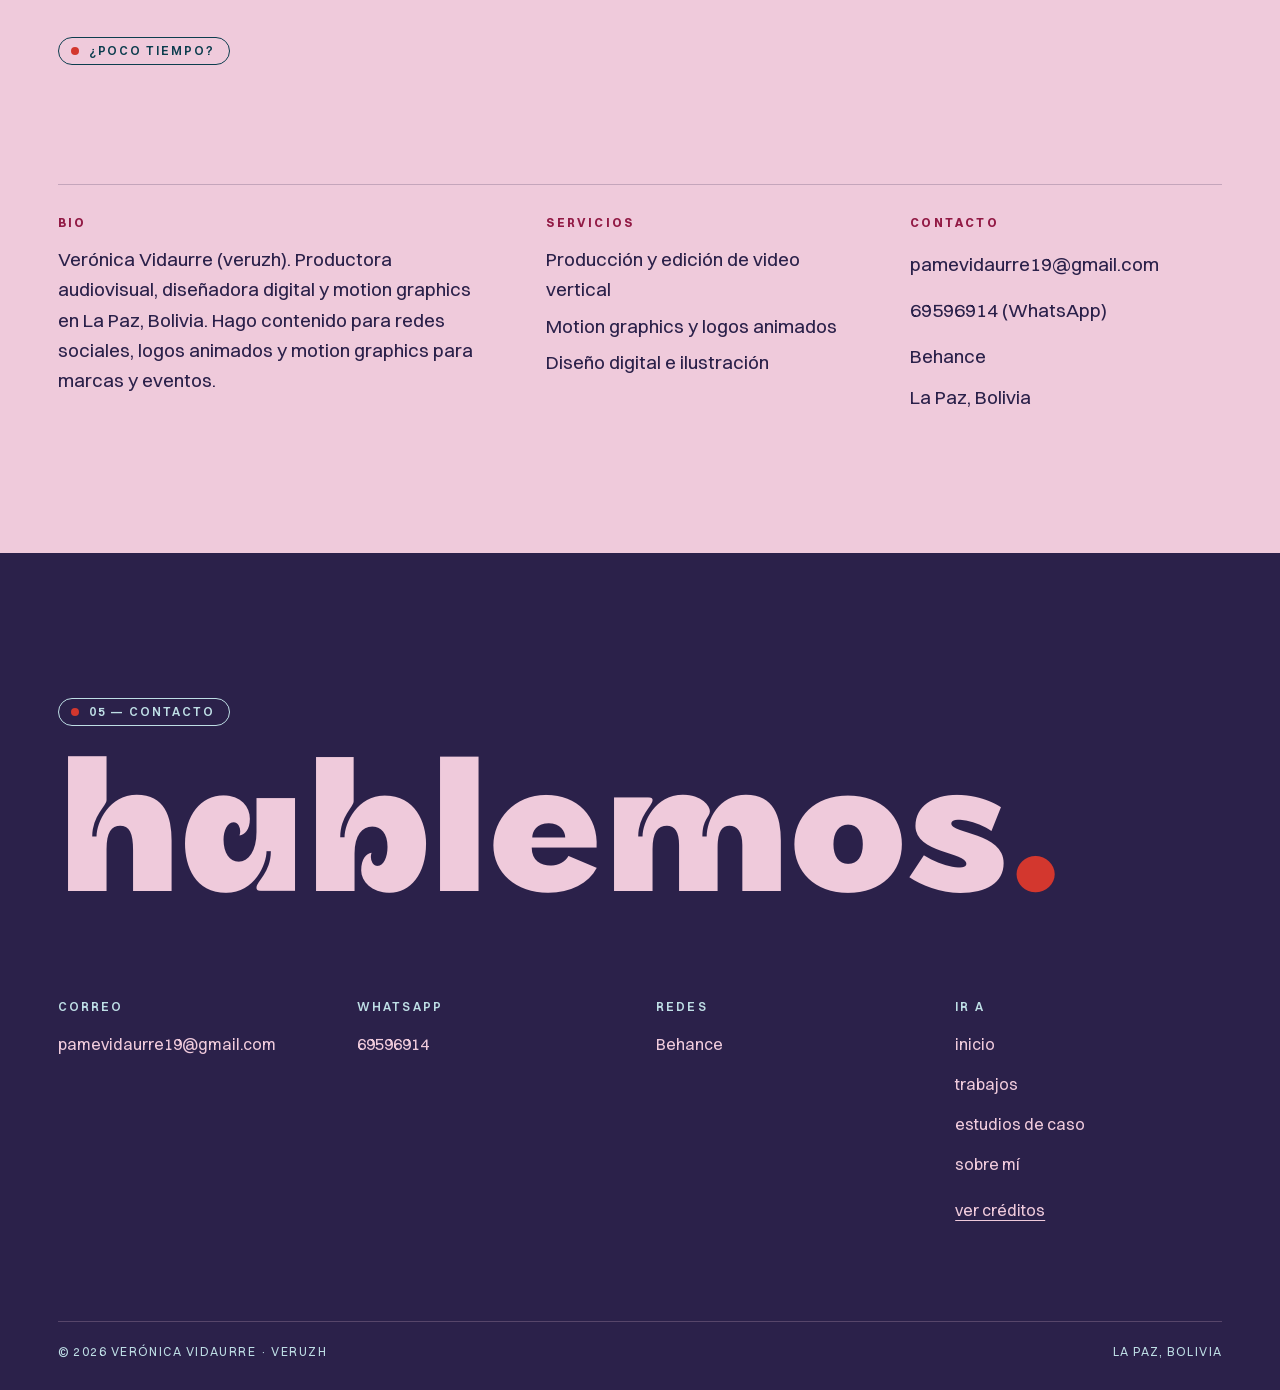
<file: sobre-mi.html>
<!DOCTYPE html>
<html lang="es">
<head>
  <meta charset="UTF-8">
  <meta name="viewport" content="width=device-width, initial-scale=1, viewport-fit=cover">
  <title>Sobre mí · veruzh</title>
  <meta name="description" content="Verónica Vidaurre (veruzh): productora audiovisual, diseñadora digital y motion graphics en La Paz, Bolivia.">
  <meta name="theme-color" content="#EFCADB">
  <link rel="icon" href="assets/img/logo/favicon.png">
  <link rel="stylesheet" href="css/base.css">
  <link rel="stylesheet" href="css/sobre-mi.css">
</head>
<body data-pagina="sobre" class="tema-rosa">
<main class="sobre">

  <header class="sobre__cabeza contenedor">
    <nav class="migas" aria-label="Estás aquí">
      <a href="index.html">inicio</a><span aria-hidden="true">/</span><span aria-current="page">sobre mí</span>
    </nav>
    <p class="etiqueta">04 — sobre mí</p>
    <h1 class="titulo-xl"><span class="barrido">hola,</span><br><span class="barrido">soy veruzh</span></h1>
    <p class="sobre__intro revela">Verónica Vidaurre. <span data-oficios></span>. Vivo y trabajo en La Paz, Bolivia.</p>
  </header>

  <!-- ═══ EL ESCRITORIO ═══
       Una mesa a oscuras con una lámpara que sigue al mouse (o al dedo).
       Cada objeto abre una nota. Las posiciones están en sobre-mi.css.   -->
  <section class="escritorio" aria-label="Mi escritorio: cada objeto abre una nota">
    <p class="escritorio__pista">
      <span class="solo-mouse">mueve la lámpara con el mouse y haz clic en los objetos</span>
      <span class="solo-tactil">toca los objetos de la mesa</span>
    </p>

    <button class="objeto objeto--cuaderno" type="button" data-nota="quien" data-cursor="abrir">
      <img src="assets/img/extras/cuaderno.webp" alt="" loading="lazy"><span class="objeto__tag">quién soy</span>
    </button>
    <button class="objeto objeto--hoja" type="button" data-nota="hago" data-cursor="abrir">
      <img src="assets/img/extras/hoja-post.webp" alt="" loading="lazy"><span class="objeto__tag">qué hago</span>
    </button>
    <button class="objeto objeto--negra" type="button" data-nota="contacto" data-cursor="abrir">
      <img src="assets/img/extras/hoja-negra.webp" alt="" loading="lazy"><span class="objeto__tag">contacto</span>
    </button>
    <button class="objeto objeto--dino" type="button" data-nota="bocetos" data-cursor="abrir">
      <img src="assets/img/extras/dino.webp" alt="" loading="lazy"><span class="objeto__tag">bocetos</span>
    </button>
    <button class="objeto objeto--gato" type="button" data-nota="marca" data-cursor="abrir">
      <img src="assets/img/logo/gato-vino.png" alt="" loading="lazy"><span class="objeto__tag">veruzh</span>
    </button>
    <a class="objeto objeto--boli" href="#" data-correo data-cursor="escribir">
      <img src="assets/img/extras/boligrafo.webp" alt="" loading="lazy"><span class="objeto__tag">escríbeme</span>
    </a>

    <div class="lampara" aria-hidden="true"></div>
  </section>

  <!-- Notas que abren los objetos (el texto se edita aquí mismo) -->
  <div class="nota" role="dialog" aria-modal="true" aria-labelledby="nota-titulo" hidden>
    <div class="nota__papel">
      <button type="button" class="nota__cerrar" aria-label="Cerrar nota">cerrar ✕</button>
      <h2 id="nota-titulo" class="nota__titulo"></h2>
      <div class="nota__cuerpo"></div>
    </div>
  </div>
  <template data-nota-contenido="quien">
    <h2>quién soy</h2>
    <p>Soy Verónica Vidaurre y firmo mi trabajo como <b>veruzh</b>. Soy productora audiovisual, diseñadora digital y hago motion graphics.</p>
    <p>Trabajo con marcas, eventos universitarios y clientes que necesitan contar algo en pocos segundos, sobre todo en redes sociales.</p>
  </template>
  <template data-nota-contenido="hago">
    <h2>qué hago</h2>
    <ul>
      <li><b>Producción audiovisual:</b> grabación y edición de contenido vertical para TikTok y Reels.</li>
      <li><b>Motion graphics:</b> logos animados y piezas promocionales para redes y eventos.</li>
      <li><b>Diseño digital:</b> piezas gráficas, ilustración y portadas, como el rediseño de <em>Balas perdidas</em>.</li>
    </ul>
  </template>
  <template data-nota-contenido="contacto">
    <h2>contacto</h2>
    <ul class="nota__contacto" data-lista-contacto></ul>
  </template>
  <template data-nota-contenido="bocetos">
    <h2>bocetos</h2>
    <p>Antes de ilustrar o animar, dibujo. Cada estudio de caso tiene su diario de bocetos, del lápiz a la pieza final. Elige uno para hojearlo.</p>
    <div class="nota__bocetos">
      <a class="nota__boceto" href="estudio-de-caso.html#bocetos">
        <img src="assets/img/caso/sketch-polaroid.jpg" alt="Boceto a lápiz de la polaroid con flores" width="720" height="538" loading="lazy">
        <small>caso 01</small>
        <b>balas perdidas</b>
        <span>ver el diario →</span>
      </a>
      <a class="nota__boceto" href="estudio-de-caso-2.html#bocetos">
        <img src="assets/img/reka/boceto-pantalla-inicio.jpg" alt="Boceto a lápiz del cuarto de Reka" width="1000" height="558" loading="lazy">
        <small>caso 02</small>
        <b>kit de stream reka</b>
        <span>ver el diario →</span>
      </a>
    </div>
  </template>
  <template data-nota-contenido="marca">
    <h2>veruzh</h2>
    <p>Es el nombre con el que firmo mis trabajos. El gato es mi logo: lo vas a ver en la cabecera, en el menú y en la transición entre páginas.</p>
  </template>

  <!-- ═══ VERSIÓN RÁPIDA (todo a la vista, sin interacción) ═══ -->
  <section class="rapida contenedor" aria-labelledby="rapida-titulo">
    <p class="etiqueta">¿poco tiempo?</p>
    <h2 id="rapida-titulo" class="titulo-m revela">todo en un vistazo</h2>
    <div class="rapida__grid">
      <div class="revela">
        <h3>Bio</h3>
        <p>Verónica Vidaurre (veruzh). Productora audiovisual, diseñadora digital y motion graphics en La Paz, Bolivia. Hago contenido para redes sociales, logos animados y motion graphics para marcas y eventos.</p>
      </div>
      <div class="revela" data-retraso="1">
        <h3>Servicios</h3>
        <ul>
          <li>Producción y edición de video vertical</li>
          <li>Motion graphics y logos animados</li>
          <li>Diseño digital e ilustración</li>
        </ul>
      </div>
      <div class="revela" data-retraso="2">
        <h3>Contacto</h3>
        <ul data-lista-contacto></ul>
      </div>
    </div>
  </section>
</main>

<script src="js/datos.js"></script>
<script src="js/comun.js"></script>
<script src="js/sobre-mi.js"></script>
</body>
</html>
</file>
<file: css/base.css>
/* ═══════════════════════════════════════════════════════════════
   VERUZH · PORTAFOLIO — base.css
   Estilos que comparten TODAS las páginas: colores, tipografías,
   cabecera, menú, transición entre páginas, pie y botones.
   Cada página tiene además su propio CSS (inicio.css, caso.css…).
   ═══════════════════════════════════════════════════════════════ */

/* ─── 1. TIPOGRAFÍAS (archivos en la carpeta /fonts) ─────────────
   · Getai: títulos. OJO: esta fuente NO trae tildes ni ñ; si un
     título lleva acento, el navegador usa Switzer solo para esa letra.
   · Switzer: textos. Es "variable": acepta cualquier grosor 100–900. */
@font-face {
  font-family: 'Getai';
  src: url('../fonts/DTGetaiGroteskDisplay-Black.woff2') format('woff2');
  font-weight: 900;
  font-display: swap;
}
@font-face {
  font-family: 'Switzer';
  src: url('../fonts/Switzer-Variable.woff2') format('woff2');
  font-weight: 100 900;
  font-style: normal;
  font-display: swap;
}
@font-face {
  font-family: 'Switzer';
  src: url('../fonts/Switzer-VariableItalic.woff2') format('woff2');
  font-weight: 100 900;
  font-style: italic;
  font-display: swap;
}

/* ─── 2. COLORES ───────────────────────────────────────────────────
   Solo se usan los 12 colores de tu paleta.
   Las variables con nombre de USO (--fondo, --tinta…) son las que
   usan los estilos; cada sección puede cambiarlas con una clase
   "tema-..." (más abajo). Así el contraste siempre queda cuidado.   */
:root {
  /* tu paleta — fila fuerte */
  --rojo: #D3372E;
  --vino: #921A45;
  --indigo: #2B214A;
  --petroleo: #0C3D4E;
  /* fila media */
  --coral: #CC8987;
  --malva: #C6A5B3;
  --lavanda: #A19CB5;
  --salvia: #74959E;
  /* fila clara */
  --arena: #BDA6A9;
  --rosa: #EFCADB;
  --lila: #C2BBCE;
  --celeste: #BEDEE5;

  /* colores por USO (tema claro, el de base) */
  --fondo: var(--rosa);          /* fondo de la página */
  --superficie: var(--celeste);  /* tarjetas, notas */
  --tinta: var(--indigo);        /* texto principal  (contraste 10:1) */
  --tinta-2: var(--petroleo);    /* texto secundario (contraste 7,9:1) */
  --acento: var(--vino);         /* links y detalles (contraste 5,8:1) */
  --acento-grande: var(--rojo);  /* solo para cosas grandes o decorativas */
  --linea: color-mix(in srgb, var(--indigo) 22%, transparent);
  --sombra: color-mix(in srgb, var(--indigo) 30%, transparent);

  /* tipografía */
  --f-titulo: 'Getai', 'Switzer', 'Arial Black', sans-serif;
  --f-texto: 'Switzer', 'Helvetica Neue', Arial, sans-serif;

  /* espacios que se adaptan al tamaño de pantalla */
  --margen: clamp(18px, 4.5vw, 72px);
  --seccion: clamp(72px, 11vw, 170px);
  --cabecera: 76px;

  /* silueta del gato para la transición (va escrita como dato para que
     funcione también al abrir la web con doble clic, sin servidor) */
  --gato-mascara: url('[data-uri]');
}

/* Temas de sección: pon la clase en una <section> para cambiar sus colores */
.tema-rosa    { --fondo: var(--rosa);    --superficie: var(--celeste); --tinta: var(--indigo);  --tinta-2: var(--petroleo); --acento: var(--vino);  --acento-grande: var(--rojo); }
.tema-celeste { --fondo: var(--celeste); --superficie: var(--rosa);    --tinta: var(--petroleo); --tinta-2: var(--indigo);  --acento: var(--vino);  --acento-grande: var(--rojo); }
.tema-lila    { --fondo: var(--lila);    --superficie: var(--rosa);    --tinta: var(--indigo);  --tinta-2: var(--indigo);   --acento: var(--vino);  --acento-grande: var(--vino); }
.tema-malva   { --fondo: var(--malva);   --superficie: var(--rosa);    --tinta: var(--indigo);  --tinta-2: var(--indigo);   --acento: var(--indigo); --acento-grande: var(--vino); }
.tema-indigo  { --fondo: var(--indigo);  --superficie: var(--petroleo); --tinta: var(--rosa);   --tinta-2: var(--celeste);  --acento: var(--coral); --acento-grande: var(--rojo);
                --linea: color-mix(in srgb, var(--rosa) 22%, transparent); --sombra: color-mix(in srgb, var(--indigo) 60%, var(--petroleo)); }
.tema-petroleo{ --fondo: var(--petroleo); --superficie: var(--indigo); --tinta: var(--celeste); --tinta-2: var(--rosa);     --acento: var(--coral); --acento-grande: var(--coral);
                --linea: color-mix(in srgb, var(--celeste) 22%, transparent); --sombra: color-mix(in srgb, var(--petroleo) 70%, var(--indigo)); }
.tema-vino    { --fondo: var(--vino);    --superficie: var(--rosa);    --tinta: var(--rosa);    --tinta-2: var(--celeste);  --acento: var(--celeste); --acento-grande: var(--rosa);
                --linea: color-mix(in srgb, var(--rosa) 28%, transparent); --sombra: color-mix(in srgb, var(--indigo) 55%, transparent); }
[class*="tema-"] { background-color: var(--fondo); color: var(--tinta); }

/* ─── 3. RESET ─────────────────────────────────────────────────── */
*, *::before, *::after { box-sizing: border-box; margin: 0; padding: 0; }
html { -webkit-text-size-adjust: 100%; scroll-padding-top: calc(var(--cabecera) + 16px); }
body {
  background: var(--fondo);
  color: var(--tinta);
  font-family: var(--f-texto);
  font-size: clamp(16px, 0.9vw + 11px, 19px);
  line-height: 1.6;
  font-weight: 420;
  overflow-x: hidden;
  -webkit-font-smoothing: antialiased;
}
img, video { display: block; max-width: 100%; }
img { height: auto; }
a { color: inherit; text-decoration: none; }
button { font: inherit; color: inherit; background: none; border: 0; cursor: pointer; }
a, button, [role="button"], label { cursor: pointer; }
::selection { background: var(--vino); color: var(--rosa); }
:focus-visible { outline: 3px solid var(--acento); outline-offset: 4px; border-radius: 4px; }
.oculto-visual {           /* texto solo para lectores de pantalla */
  position: absolute !important; width: 1px; height: 1px; overflow: hidden;
  clip: rect(0 0 0 0); white-space: nowrap;
}

/* Grano de película muy suave sobre toda la web */
body::after {
  content: '';
  position: fixed; inset: -50%;
  z-index: 9000; pointer-events: none;
  opacity: 0.06; mix-blend-mode: multiply;
  background-image: url("data:image/svg+xml,%3Csvg xmlns='http://www.w3.org/2000/svg' width='160' height='160'%3E%3Cfilter id='n'%3E%3CfeTurbulence type='fractalNoise' baseFrequency='.85' numOctaves='3' stitchTiles='stitch'/%3E%3C/filter%3E%3Crect width='100%25' height='100%25' filter='url(%23n)'/%3E%3C/svg%3E");
  animation: grano 0.9s steps(4) infinite;
}
@keyframes grano {
  0%   { transform: translate(0, 0); }
  25%  { transform: translate(-3%, 2%); }
  50%  { transform: translate(2%, -3%); }
  75%  { transform: translate(-1%, -2%); }
  100% { transform: translate(0, 0); }
}

/* ─── 4. TEXTOS COMUNES ────────────────────────────────────────── */
.titulo-xl, .titulo-l, .titulo-m {
  font-family: var(--f-titulo);
  font-weight: 900;
  line-height: 0.95;
  letter-spacing: -0.01em;
  text-transform: lowercase;
  padding-top: 0.06em;          /* que las letras altas no tapen lo de arriba */
}
.titulo-xl { font-size: clamp(56px, 13vw, 230px); }
.titulo-l  { font-size: clamp(44px, 8vw, 132px); }
.titulo-m  { font-size: clamp(30px, 4.4vw, 68px); }

/* etiqueta de sección: una pastilla con número y nombre.
   Tiene margen propio para que el título grande nunca la tape. */
.etiqueta {
  display: inline-flex; align-items: center; gap: 10px;
  align-self: start; justify-self: start;
  padding: 7px 14px 7px 12px; border-radius: 999px;
  border: 1.5px solid currentColor;
  font-size: 12px; font-weight: 600; letter-spacing: 0.16em; text-transform: uppercase;
  color: var(--tinta-2);
  font-variant-numeric: tabular-nums;
  line-height: 1;
  position: relative; z-index: 2;
  margin-bottom: 6px;
}
.etiqueta::before {           /* punto de "grabando" */
  content: ''; width: 8px; height: 8px; border-radius: 50%; flex: 0 0 8px;
  background: var(--acento-grande);
  animation: rec 1.6s steps(1) infinite;
}
@keyframes rec { 50% { opacity: 0.25; } }

.texto-2 { color: var(--tinta-2); }
.contenedor { width: 100%; max-width: 1440px; margin: 0 auto; padding: 0 var(--margen); }
/* textos que solo se muestran con mouse o solo en pantallas táctiles */
.solo-tactil { display: none; }
@media (hover: none), (pointer: coarse) { .solo-mouse { display: none; } .solo-tactil { display: inline; } }

/* esquinas de visor de cámara (se usan en el inicio y en los videos) */
.visor { position: absolute; inset: 0; pointer-events: none; }
.visor i { position: absolute; width: 24px; height: 24px; border: 0 solid currentColor; opacity: 0.8; }
.visor i:nth-child(1) { top: 0; left: 0; border-width: 2px 0 0 2px; }
.visor i:nth-child(2) { top: 0; right: 0; border-width: 2px 2px 0 0; }
.visor i:nth-child(3) { bottom: 0; left: 0; border-width: 0 0 2px 2px; }
.visor i:nth-child(4) { bottom: 0; right: 0; border-width: 0 2px 2px 0; }

/* cabecera de sección: etiqueta + título + texto, bien separados */
.seccion-cabeza { display: grid; gap: 16px; margin-bottom: clamp(36px, 6vw, 80px); justify-items: start; }
.seccion-cabeza__texto { max-width: 52ch; color: var(--tinta-2); font-size: clamp(17px, 1.3vw, 21px); }

/* ─── 5. BOTONES (mínimo 52px de alto = fáciles de tocar) ─────── */
.boton {
  position: relative;
  display: inline-flex; align-items: center; justify-content: center; gap: 12px;
  min-height: 52px; padding: 0 26px;
  border: 2px solid var(--tinta); border-radius: 999px;
  color: var(--tinta); background: transparent;
  font-size: 15px; font-weight: 600; letter-spacing: 0.02em;
  overflow: hidden; isolation: isolate;
  transition: color 0.35s ease, background 0.35s ease, transform 0.2s;
}
.boton::before {              /* relleno que sube al pasar el mouse */
  content: ''; position: absolute; inset: 0; z-index: -1;
  background: var(--tinta);
  transform: translateY(101%);
  transition: transform 0.45s cubic-bezier(.7, 0, .2, 1);
}
.boton svg { width: 18px; height: 18px; flex: 0 0 18px; }
@media (hover: hover) {
  .boton:hover { color: var(--fondo); }
  .boton:hover::before { transform: translateY(0); }
}
.boton:active { transform: scale(0.97); }
.boton--lleno { background: var(--tinta); color: var(--fondo); }
.boton--lleno::before { background: var(--acento); }
@media (hover: hover) { .boton--lleno:hover { color: var(--fondo); } }
.boton[aria-disabled="true"] { opacity: 0.5; pointer-events: none; }

/* ─── 6. CABECERA (una barra flotante, siempre legible) ────────── */
.cabecera {
  position: fixed; top: 12px; left: var(--margen); right: var(--margen); z-index: 800;
  height: 58px;
  display: flex; align-items: center; justify-content: space-between; gap: 16px;
  padding: 0 8px 0 16px;
  background: color-mix(in srgb, var(--rosa) 92%, transparent);
  color: var(--indigo);
  border: 1.5px solid color-mix(in srgb, var(--indigo) 18%, transparent);
  border-radius: 999px;
  backdrop-filter: blur(10px); -webkit-backdrop-filter: blur(10px);
  box-shadow: 0 10px 30px color-mix(in srgb, var(--indigo) 18%, transparent);
  transition: transform 0.4s cubic-bezier(.2, .8, .2, 1);
}
.marca { display: flex; align-items: center; gap: 10px; min-height: 48px; flex: 0 0 auto; }
.marca img { width: 34px; height: auto; transition: transform 0.4s ease; }
.marca span { font-family: var(--f-titulo); font-size: 21px; line-height: 1; }
@media (hover: hover) { .marca:hover img { transform: rotate(-10deg) scale(1.08); } }

/* links visibles en computadora (en celular van dentro del menú) */
.nav { display: flex; align-items: center; gap: 2px; }
.nav a {
  display: inline-flex; align-items: center; min-height: 44px; padding: 0 14px; border-radius: 999px;
  font-size: 15px; font-weight: 550; white-space: nowrap;
  transition: background 0.25s, color 0.25s;
}
.nav a[aria-current="page"] { background: var(--indigo); color: var(--rosa); }
@media (hover: hover) { .nav a:not([aria-current="page"]):hover { background: color-mix(in srgb, var(--indigo) 10%, transparent); } }

.cabecera__derecha { display: flex; align-items: center; gap: 4px; }
/* botón de sonido: un pequeño ecualizador que se mueve si está activo */
.sonido {
  display: flex; align-items: center; gap: 8px;
  min-height: 44px; padding: 0 12px; border-radius: 999px;
  font-size: 12px; font-weight: 600; letter-spacing: 0.12em; text-transform: uppercase;
}
@media (hover: hover) { .sonido:hover { background: color-mix(in srgb, var(--indigo) 10%, transparent); } }
.sonido__barras { display: flex; align-items: flex-end; gap: 2px; height: 14px; }
.sonido__barras i { width: 2px; height: 3px; background: currentColor; }
.sonido.activo .sonido__barras i { animation: eq 0.9s ease-in-out infinite; }
.sonido.activo .sonido__barras i:nth-child(2) { animation-delay: -0.3s; }
.sonido.activo .sonido__barras i:nth-child(3) { animation-delay: -0.6s; }
.sonido.activo .sonido__barras i:nth-child(4) { animation-delay: -0.15s; }
@keyframes eq { 0%, 100% { height: 3px; } 50% { height: 14px; } }

/* botón de menú (solo en tablet y celular) */
.boton-menu {
  display: none;
  height: 44px; padding: 0 16px 0 14px; gap: 10px; align-items: center;
  border-radius: 999px; background: var(--indigo); color: var(--rosa);
  font-size: 13px; font-weight: 600; letter-spacing: 0.08em; text-transform: uppercase;
}
.boton-menu__icono { position: relative; width: 18px; height: 12px; }
.boton-menu__icono i { position: absolute; left: 0; right: 0; height: 2px; background: currentColor; transition: transform 0.4s, top 0.3s; }
.boton-menu__icono i:nth-child(1) { top: 1px; }
.boton-menu__icono i:nth-child(2) { top: 9px; }
body.menu-abierto .boton-menu__icono i:nth-child(1) { top: 5px; transform: rotate(45deg); }
body.menu-abierto .boton-menu__icono i:nth-child(2) { top: 5px; transform: rotate(-45deg); }

@media (max-width: 1100px) {
  .nav { display: none; }
  .boton-menu { display: inline-flex; }
}
@media (max-width: 420px) {
  .sonido__texto { display: none; }      /* en celular chico solo queda el ícono */
  .marca span { font-size: 19px; }
}

/* ─── 7. MENÚ (tablet y celular: se abre en círculo desde el botón) */
.menu {
  position: fixed; inset: 0; z-index: 790;
  background: var(--indigo); color: var(--rosa);
  clip-path: circle(0px at var(--mx, 95%) var(--my, 40px));
  visibility: hidden;
  transition: clip-path 0.8s cubic-bezier(.77, 0, .18, 1), visibility 0s 0.8s;
  display: grid; align-content: space-between; gap: 32px;
  padding: calc(var(--cabecera) + 28px) var(--margen) 32px;
  overflow-y: auto;
}
body.menu-abierto .menu {
  clip-path: circle(150vmax at var(--mx, 95%) var(--my, 40px));
  visibility: visible;
  transition: clip-path 0.8s cubic-bezier(.77, 0, .18, 1), visibility 0s;
}
.menu__lista { list-style: none; display: grid; gap: 4px; }
.menu__lista a {
  display: flex; align-items: baseline; gap: 16px; padding: 6px 0;
  font-family: var(--f-titulo); font-size: clamp(38px, 9vw, 84px); line-height: 1;
  text-transform: lowercase;
}
.menu__lista a small { font-family: var(--f-texto); font-size: 13px; letter-spacing: 0.18em; color: var(--celeste); min-width: 2.4em; }
.menu__lista a[aria-current="page"] span { color: var(--coral); }
.menu__lista li { opacity: 0; transform: translateY(24px); transition: opacity 0.4s, transform 0.6s cubic-bezier(.2, .8, .2, 1); }
body.menu-abierto .menu__lista li { opacity: 1; transform: none; }
body.menu-abierto .menu__lista li:nth-child(1) { transition-delay: 0.25s; }
body.menu-abierto .menu__lista li:nth-child(2) { transition-delay: 0.31s; }
body.menu-abierto .menu__lista li:nth-child(3) { transition-delay: 0.37s; }
body.menu-abierto .menu__lista li:nth-child(4) { transition-delay: 0.43s; }
body.menu-abierto .menu__lista li:nth-child(5) { transition-delay: 0.49s; }
.menu__contacto { display: grid; gap: 4px; font-size: 16px; color: var(--celeste); }
.menu__contacto a { min-height: 40px; display: inline-flex; align-items: center; }
body.menu-abierto .cabecera { background: var(--rosa); }

/* ─── 8. ETIQUETA QUE SIGUE AL MOUSE (el cursor normal SIEMPRE se ve) */
.cursor-etiqueta {
  position: fixed; left: 0; top: 0; z-index: 9990; pointer-events: none;
  padding: 7px 12px; border-radius: 999px;
  background: var(--indigo); color: var(--rosa);
  font-size: 11px; font-weight: 600; letter-spacing: 0.14em; text-transform: uppercase; white-space: nowrap;
  opacity: 0; transform: translate(-999px, -999px);
  transition: opacity 0.2s;
}
.cursor-etiqueta.visible { opacity: 1; }
@media (hover: none), (pointer: coarse) { .cursor-etiqueta { display: none; } }

/* ─── 9. TRANSICIÓN ENTRE PÁGINAS (el gato como "iris") ─────────
   Al salir: capas de color crecen a través de la silueta del gato
   hasta tapar la pantalla. Al entrar: un agujero con forma de gato
   se abre y deja ver la página nueva.                              */
.transicion { position: fixed; inset: 0; z-index: 9800; pointer-events: none; }
.transicion__capa {
  position: absolute; inset: 0;
  -webkit-mask: var(--gato-mascara) center / 0% no-repeat;
          mask: var(--gato-mascara) center / 0% no-repeat;
}
.transicion__capa:nth-child(1) { background: var(--rojo); }
.transicion__capa:nth-child(2) { background: var(--vino); }
.transicion__capa:nth-child(3) { background: var(--indigo); }
.transicion.saliendo { pointer-events: all; }
.transicion.saliendo .transicion__capa { animation: iris-cierra 1s cubic-bezier(.6, 0, .4, 1) both; }
.transicion.saliendo .transicion__capa:nth-child(2) { animation-delay: 0.1s; }
.transicion.saliendo .transicion__capa:nth-child(3) { animation-delay: 0.2s; }
@keyframes iris-cierra {
  0%   { -webkit-mask-size: 0%; mask-size: 0%; }
  45%  { -webkit-mask-size: 55%; mask-size: 55%; }
  100% { -webkit-mask-size: 4200%; mask-size: 4200%; }
}
.transicion__entrada {
  position: absolute; inset: 0; background: var(--indigo);
  -webkit-mask: var(--gato-mascara) center / 0% no-repeat, linear-gradient(#000 0 0);
  -webkit-mask-composite: xor;
          mask: var(--gato-mascara) center / 0% no-repeat exclude, linear-gradient(#000 0 0);
  display: none;
}
.transicion.entrando .transicion__entrada { display: block; animation: iris-abre 1.1s 0.05s cubic-bezier(.6, 0, .4, 1) both; }
@keyframes iris-abre {
  0%   { -webkit-mask-size: 0%, 100% 100%; mask-size: 0%, 100% 100%; }
  40%  { -webkit-mask-size: 45%, 100% 100%; mask-size: 45%, 100% 100%; }
  100% { -webkit-mask-size: 4200%, 100% 100%; mask-size: 4200%, 100% 100%; }
}

/* ─── 10. APARECER AL HACER SCROLL ─────────────────────────────────
   Se usa la propiedad "translate" (no "transform") para no pisar los
   giros que ya tienen algunos elementos (polaroids, notas, el disco). */
.revela { opacity: 0; translate: 0 44px; transition: opacity 0.9s ease, translate 1s cubic-bezier(.2, .8, .2, 1); }
.revela.visible { opacity: 1; translate: 0 0; }
.revela[data-retraso="1"] { transition-delay: 0.1s; }
.revela[data-retraso="2"] { transition-delay: 0.2s; }
.revela[data-retraso="3"] { transition-delay: 0.3s; }

/* barrido: un bloque de color cruza el título y lo destapa */
.barrido { position: relative; display: inline-block; color: transparent; transition: color 0s 0.45s; }
.barrido::after {
  content: ''; position: absolute; inset: 0.02em -0.04em;
  background: var(--acento-grande);
  transform: scaleX(0); transform-origin: left;
}
.barrido.visible { color: inherit; }
.barrido.visible::after { animation: barre 0.9s cubic-bezier(.7, 0, .3, 1) forwards; }
@keyframes barre {
  0%   { transform: scaleX(0); transform-origin: left; }
  50%  { transform: scaleX(1); transform-origin: left; }
  50.1%{ transform: scaleX(1); transform-origin: right; }
  100% { transform: scaleX(0); transform-origin: right; }
}

/* ─── 11. VOLVER ARRIBA (botón flotante) ───────────────────────── */
.arriba {
  position: fixed; right: var(--margen); bottom: 18px; z-index: 780;
  width: 52px; height: 52px; border-radius: 50%;
  display: grid; place-items: center;
  background: var(--indigo); color: var(--rosa);
  box-shadow: 0 10px 26px color-mix(in srgb, var(--indigo) 30%, transparent);
  opacity: 0; translate: 0 20px; pointer-events: none;
  transition: opacity 0.3s, translate 0.3s;
}
.arriba.visible { opacity: 1; translate: 0 0; pointer-events: auto; }
.arriba svg { width: 20px; transform: rotate(-90deg); }

/* ─── 12. PIE DE PÁGINA (lo arma comun.js con datos.js) ─────────── */
.pie { position: relative; padding: var(--seccion) var(--margen) 28px; overflow: hidden; }
.pie__grande {
  display: block; width: fit-content;
  font-family: var(--f-titulo); font-size: clamp(60px, 14vw, 240px); line-height: 0.9;
  text-transform: lowercase;
  /* las letras altas (h, b, l) sobresalen de la línea: este aire de arriba
     evita que se monten sobre la etiqueta "05 — contacto" */
  padding-top: 0.14em;
  margin-bottom: clamp(36px, 5vw, 72px);
  transition: color 0.3s;
}
.pie .etiqueta { margin-bottom: clamp(10px, 1.6vw, 22px); }
.pie__grande em { font-style: normal; color: var(--rojo); }
@media (hover: hover) { .pie__grande:hover { color: var(--coral); } }
.pie__grid { display: grid; grid-template-columns: repeat(4, minmax(0, 1fr)); gap: 32px; font-size: 16px; }
.pie__grid h3 { font-size: 12px; font-weight: 600; letter-spacing: 0.18em; text-transform: uppercase; color: var(--tinta-2); margin-bottom: 10px; }
.pie__grid a, .pie__grid button {
  display: inline-flex; align-items: center; min-height: 40px;
  border-bottom: 1.5px solid transparent; transition: border-color 0.3s, color 0.3s;
  overflow-wrap: anywhere; text-align: left;
}
@media (hover: hover) { .pie__grid a:hover, .pie__grid button:hover { color: var(--coral); border-color: currentColor; } }
.pie__creditos { margin-top: 6px; text-decoration: underline; text-underline-offset: 4px; }
.pie__base {
  display: flex; justify-content: space-between; gap: 16px; flex-wrap: wrap;
  margin-top: clamp(40px, 7vw, 90px); padding-top: 20px; border-top: 1px solid var(--linea);
  font-size: 12px; letter-spacing: 0.12em; text-transform: uppercase; color: var(--tinta-2);
}
@media (max-width: 900px) { .pie__grid { grid-template-columns: 1fr 1fr; } }
@media (max-width: 520px) { .pie__grid { grid-template-columns: 1fr; gap: 22px; } }

/* ─── 13. CRÉDITOS FINALES (botón "ver créditos" del pie) ───────── */
.creditos {
  position: fixed; inset: 0; z-index: 9600;
  background: var(--indigo); color: var(--rosa);
  display: none; overflow: hidden; text-align: center;
  cursor: pointer;
}
.creditos.activo { display: block; }
.creditos__rollo { position: absolute; left: 0; right: 0; top: 100%; display: grid; gap: 54px; padding: 0 var(--margen); }
.creditos__rollo p { font-size: 12px; letter-spacing: 0.3em; text-transform: uppercase; color: var(--celeste); }
.creditos__rollo strong { display: block; margin-top: 8px; font-family: var(--f-titulo); font-weight: 900; font-size: clamp(28px, 5vw, 56px); letter-spacing: 0; text-transform: lowercase; color: var(--rosa); }
.creditos__rollo img { width: min(240px, 50vw); margin: 0 auto; }
.creditos__cerrar {
  position: absolute; top: 18px; right: var(--margen); z-index: 2;
  display: inline-flex; align-items: center; gap: 10px; min-height: 52px; padding: 0 22px; border-radius: 999px;
  background: var(--rosa); color: var(--indigo); font-size: 14px; font-weight: 700; letter-spacing: 0.08em; text-transform: uppercase;
}
.creditos__pista { position: absolute; left: 0; right: 0; bottom: 18px; font-size: 13px; color: var(--celeste); }

/* ─── 14. MOVIMIENTO REDUCIDO ──────────────────────────────────── */
@media (prefers-reduced-motion: reduce) {
  *, *::before, *::after { animation-duration: 0.01ms !important; animation-iteration-count: 1 !important; transition-duration: 0.01ms !important; }
  .revela { opacity: 1; translate: none; }
  .barrido { color: inherit; }
}
</file>
<file: css/inicio.css>
/* ═══════════════════════════════════════════════════════════════
   VERUZH · PORTAFOLIO — inicio.css  (solo index.html)
   ═══════════════════════════════════════════════════════════════ */

/* ─── INTRO (líder de película) ──────────────────────────────── */
.intro {
  position: fixed; inset: 0; z-index: 9700;
  background: var(--indigo); color: var(--rosa);
  display: grid; place-items: end center;
  padding-bottom: max(7vh, 40px);
  clip-path: circle(150vmax at 50% 50%);
}
.intro__lienzo { position: absolute; inset: 0; width: 100%; height: 100%; }
.intro__ui { position: relative; display: grid; justify-items: center; gap: 18px; text-align: center; padding: 0 var(--margen); transition: opacity 0.4s; }
.intro__hola { font-size: clamp(18px, 2vw, 24px); }
.intro__hola b { font-family: var(--f-titulo); font-weight: 900; }
.intro__botones { display: flex; gap: 12px; flex-wrap: wrap; justify-content: center; }
.intro .boton { --tinta: var(--rosa); --fondo: var(--indigo); border-color: var(--rosa); }
.intro .boton--lleno { background: var(--rosa); color: var(--indigo); }
.intro .boton--lleno::before { background: var(--coral); }
.intro__pista { font-size: 13px; color: var(--celeste); max-width: 36ch; }
.intro.contando .intro__ui { opacity: 0; pointer-events: none; }
/* salida: la intro se cierra como un iris hacia el centro */
.intro.saliendo { animation: intro-cierra 0.9s cubic-bezier(.7, 0, .3, 1) forwards; }
@keyframes intro-cierra { to { clip-path: circle(0% at 50% 50%); } }
body.con-intro { overflow: hidden; }

/* ─── HERO ────────────────────────────────────────────────────── */
.hero {
  position: relative;
  min-height: 100vh; min-height: 100svh;
  display: grid; grid-template-rows: 1fr auto;
  padding: calc(var(--cabecera) + 40px) var(--margen) clamp(24px, 4vh, 48px);
  overflow: hidden;
}
.hero .visor { inset: calc(var(--cabecera) + 22px) var(--margen) 14px; color: var(--celeste); }
.hero__tc { position: absolute; top: calc(var(--cabecera) + 36px); left: calc(var(--margen) + 36px); font-size: 11px; letter-spacing: 0.2em; color: var(--celeste); font-variant-numeric: tabular-nums; }
.hero__tc::before { content: '●'; color: var(--rojo); margin-right: 8px; animation: rec 1.6s steps(1) infinite; }

.hero__titulo { align-self: center; position: relative; }
/* el canvas mide lo que el JS calcula (siempre una sola línea) */
.hero__lienzo { display: block; width: 100%; height: auto; touch-action: pan-y; }
.hero__video { position: absolute; width: 1px; height: 1px; opacity: 0; pointer-events: none; }

.hero__pie {
  display: grid; grid-template-columns: 1.1fr 1fr auto; align-items: end; gap: 28px;
  border-top: 1.5px solid var(--linea); padding-top: 22px;
}
.hero__rol { font-size: clamp(22px, 2.6vw, 38px); line-height: 1.15; font-weight: 300; }
.hero__oficio { font-weight: 700; color: var(--coral); white-space: nowrap; }
.hero__bio { max-width: 40ch; font-size: 16px; color: var(--celeste); }
.hero__botones { display: flex; gap: 10px; flex-wrap: wrap; }

@media (max-width: 900px) {
  .hero__pie { grid-template-columns: 1fr; gap: 14px; }
}
/* celular acostado: menos alto disponible */
@media (max-height: 520px) and (orientation: landscape) {
  .hero { padding-top: calc(var(--cabecera) + 24px); }
  .hero__pie { grid-template-columns: 1fr auto; }
  .hero__bio, .hero__tc { display: none; }
}

/* ─── REEL ────────────────────────────────────────────────────── */
.reel { position: relative; padding: var(--seccion) 0; overflow: hidden; }
.reel__texto { display: grid; justify-items: center; gap: 16px; text-align: center; margin-bottom: clamp(32px, 5vw, 64px); }
.reel__frase { max-width: 16ch; color: var(--celeste); }
.reel__frase span { color: var(--coral); font-variant-numeric: tabular-nums; }
/* hoja de contactos: 5 columnas en computadora */
.reel__cuadros {
  display: grid; grid-template-columns: repeat(5, minmax(0, 1fr)); gap: clamp(8px, 1.2vw, 18px);
  width: min(100% - 2 * var(--margen), 1100px); margin: 0 auto;
}
.reel__cuadro {
  position: relative; aspect-ratio: 9 / 16; border-radius: 10px;
  background: var(--indigo) center / cover no-repeat;
  border: 2px solid var(--celeste);
  box-shadow: 0 16px 40px var(--sombra);
  will-change: transform, opacity;
}
.reel__cuadro::after {
  content: attr(data-n); position: absolute; left: 6px; bottom: 6px;
  font-size: 10px; font-weight: 700; letter-spacing: 0.12em; color: var(--petroleo);
  background: var(--celeste); padding: 2px 6px; border-radius: 999px;
}
.reel__pista { text-align: center; margin-top: 14px; font-size: 13px; color: var(--rosa); }
/* celular: una tira que se desliza de lado */
.reel.estatico .reel__cuadros {
  display: flex; gap: 12px; overflow-x: auto; width: 100%;
  padding: 4px var(--margen) 18px; scroll-snap-type: x mandatory;
  scrollbar-width: none; -webkit-overflow-scrolling: touch;
}
.reel.estatico .reel__cuadros::-webkit-scrollbar { display: none; }
.reel.estatico .reel__cuadro { flex: 0 0 auto; width: 40vw; max-width: 220px; scroll-snap-align: center; transform: none !important; opacity: 1 !important; }

/* ─── TRABAJOS ─────────────────────────────────────────────────── */
.trabajos { padding: var(--seccion) 0; }
.filtros { display: flex; gap: 8px; flex-wrap: wrap; }
.filtros button {
  min-height: 46px; padding: 0 18px; border-radius: 999px;
  border: 2px solid var(--indigo); font-size: 15px; font-weight: 550;
  transition: background 0.3s, color 0.3s;
}
.filtros button[aria-pressed="true"] { background: var(--indigo); color: var(--rosa); }
@media (hover: hover) { .filtros button:not([aria-pressed="true"]):hover { background: color-mix(in srgb, var(--indigo) 10%, transparent); } }

/* rejilla editorial: 12 columnas, cada tarjeta en un lugar distinto */
.tarjetas { display: grid; grid-template-columns: repeat(12, minmax(0, 1fr)); column-gap: clamp(16px, 2.4vw, 40px); row-gap: clamp(48px, 7vw, 110px); align-items: start; }
.tarjeta { position: relative; display: block; grid-column: span 6; border-radius: 22px; overflow: hidden; background: var(--fondo-p); color: var(--tinta-p); box-shadow: 0 24px 50px var(--sombra); transition: translate 0.5s cubic-bezier(.2, .8, .2, 1), box-shadow 0.5s; }
.tarjeta:nth-child(5n+1) { grid-column: 1 / span 5; }
.tarjeta:nth-child(5n+2) { grid-column: 7 / span 5; margin-top: 12vw; }
.tarjeta:nth-child(5n+3) { grid-column: 2 / span 4; }
.tarjeta:nth-child(5n+4) { grid-column: 7 / span 5; margin-top: -2vw; }
.tarjeta:nth-child(5n+5) { grid-column: 2 / span 10; }
.tarjetas.filtrado .tarjeta { grid-column: span 6 !important; margin-top: 0 !important; }
.tarjetas.filtrado .tarjeta.ancha { grid-column: span 12 !important; }

.tarjeta__media { position: relative; overflow: hidden; aspect-ratio: 4 / 4.4; background: var(--indigo); }
.tarjeta.ancha .tarjeta__media { aspect-ratio: 16 / 8; }
.tarjeta__media img, .tarjeta__media video {
  position: absolute; inset: 0; width: 100%; height: 100%; object-fit: cover;
  transition: opacity 0.4s ease, transform 1.2s cubic-bezier(.2, .8, .2, 1);
}
.tarjeta__media video { opacity: 0; }
.tarjeta .visor { inset: 14px; color: var(--rosa); opacity: 0; transform: scale(1.06); transition: opacity 0.4s, transform 0.5s cubic-bezier(.2, .8, .2, 1); z-index: 2; }
.tarjeta__chip {
  position: absolute; top: 14px; left: 14px; z-index: 3;
  font-size: 11px; font-weight: 700; letter-spacing: 0.14em; text-transform: uppercase;
  padding: 7px 11px; border-radius: 999px; background: var(--fondo-p); color: var(--tinta-p);
}
/* estado "activo": con mouse encima, o en celular cuando está centrada en pantalla */
.tarjeta.activa { translate: 0 -6px; box-shadow: 0 34px 60px var(--sombra); }
.tarjeta.activa .tarjeta__media video { opacity: 1; }
.tarjeta.activa .tarjeta__media img { opacity: 0; }
.tarjeta.activa .tarjeta__media img, .tarjeta.activa .tarjeta__media video { transform: scale(1.04); }
.tarjeta.activa .visor { opacity: 1; transform: none; }
.tarjeta__media.glitch { animation: tarjeta-glitch 0.34s steps(4) 1; }
@keyframes tarjeta-glitch {
  0%   { clip-path: inset(0 0 0 0); transform: translateX(0); }
  25%  { clip-path: inset(10% 0 62% 0); transform: translateX(10px); }
  50%  { clip-path: inset(48% 0 20% 0); transform: translateX(-8px); }
  75%  { clip-path: inset(24% 0 46% 0); transform: translateX(6px); }
  100% { clip-path: inset(0 0 0 0); transform: translateX(0); }
}
.tarjeta__info { display: grid; grid-template-columns: auto 1fr; column-gap: 14px; padding: 20px 22px 24px; }
.tarjeta__num { font-family: var(--f-titulo); font-size: 16px; padding-top: 8px; }
.tarjeta__titulo { font-family: var(--f-titulo); font-weight: 900; font-size: clamp(30px, 3.2vw, 50px); line-height: 1; text-transform: lowercase; padding-top: 0.05em; }
.tarjeta__meta { grid-column: 2; font-size: 14px; font-weight: 550; margin-top: 6px; }
.tarjeta__resumen { grid-column: 2; margin-top: 8px; max-width: 42ch; font-size: 15px; }
.tarjeta__ver {
  grid-column: 2; justify-self: start; display: inline-flex; align-items: center; gap: 8px; margin-top: 14px;
  min-height: 40px; padding: 0 16px; border-radius: 999px; background: var(--tinta-p); color: var(--fondo-p);
  font-size: 13px; font-weight: 700; letter-spacing: 0.08em; text-transform: uppercase;
}
.tarjeta__ver svg { width: 16px; transition: transform 0.4s; }
.tarjeta.activa .tarjeta__ver svg { transform: translateX(5px); }
.tarjeta.fuera { display: none; }

@media (max-width: 1000px) {
  .tarjetas { grid-template-columns: repeat(2, minmax(0, 1fr)); }
  .tarjeta, .tarjeta:nth-child(n) { grid-column: auto; margin-top: 0; }
  .tarjeta:nth-child(even) { margin-top: 10vw; }
  .tarjeta.ancha { grid-column: 1 / -1; margin-top: 0; }
  .tarjetas.filtrado .tarjeta { grid-column: auto !important; }
}
@media (max-width: 620px) {
  .tarjetas { grid-template-columns: 1fr; row-gap: 40px; }
  .tarjeta:nth-child(even) { margin-top: 0; }
  .tarjeta.ancha .tarjeta__media { aspect-ratio: 16 / 9; }
  .tarjeta.activa { translate: none; }
  .tarjeta.activa .tarjeta__media img, .tarjeta.activa .tarjeta__media video { transform: none; }
}

/* ─── ESTUDIO DE CASO (adelanto con pincel) ────────────────────── */
.casos { padding: var(--seccion) 0; }
.caso-adelanto { padding: clamp(40px, 6vw, 80px) 0; border-top: 1.5px solid var(--linea); }
.caso-adelanto:first-of-type { border-top: 0; }
.caso-adelanto__num { font-size: 12px; font-weight: 700; letter-spacing: 0.18em; text-transform: uppercase; color: var(--celeste); }
.caso-adelanto .titulo-m { padding-top: 0.05em; }
.casos .chips { list-style: none; padding: 0; display: flex; flex-wrap: wrap; gap: 8px; }
.casos .chips li { padding: 6px 14px; border-radius: 999px; border: 1.5px solid currentColor; font-size: 14px; font-weight: 550; }
/* caso 2: la pantalla de inicio de Reka con objetos del cuarto flotando alrededor */
.caso-adelanto--reka { grid-template-columns: 1.25fr 1fr; }
.reka-adelanto { position: relative; display: block; padding: clamp(18px, 4vw, 44px); }
.reka-adelanto__pantalla { display: block; border-radius: 14px; overflow: hidden; border: 8px solid var(--rosa); box-shadow: 0 30px 70px var(--sombra); rotate: 1.5deg; transition: rotate 0.6s cubic-bezier(.2, .8, .2, 1); }
.reka-adelanto__pantalla video { display: block; width: 100%; aspect-ratio: 16 / 9; object-fit: cover; background: var(--indigo); }
.reka-adelanto__obj { position: absolute; height: auto; filter: drop-shadow(0 14px 18px var(--sombra)); animation: obj-flota 5s ease-in-out infinite; transition: translate 0.6s cubic-bezier(.3, 1.4, .5, 1); }
.reka-adelanto__obj--dulce { width: 20%; left: -2%; top: 4%; animation-delay: -1s; }
.reka-adelanto__obj--lata  { width: 11%; right: 0; top: -4%; animation-delay: -2.4s; }
.reka-adelanto__obj--avion { width: 21%; right: -3%; bottom: 4%; animation-delay: -3.1s; }
.reka-adelanto__obj--audif { width: 17%; left: 2%; bottom: -2%; animation-delay: -0.4s; }
@keyframes obj-flota { 50% { transform: translateY(-10px) rotate(6deg); } }
@media (hover: hover) {
  .reka-adelanto:hover .reka-adelanto__pantalla { rotate: -1deg; }
  .reka-adelanto:hover .reka-adelanto__obj--dulce { translate: -14px -10px; }
  .reka-adelanto:hover .reka-adelanto__obj--lata  { translate: 10px -14px; }
  .reka-adelanto:hover .reka-adelanto__obj--avion { translate: 18px 6px; }
  .reka-adelanto:hover .reka-adelanto__obj--audif { translate: -12px 10px; }
}
.caso-adelanto__grid { display: grid; grid-template-columns: 1fr 1.25fr; gap: clamp(32px, 6vw, 96px); align-items: center; }
.caso-adelanto__texto { display: grid; gap: 20px; justify-items: start; }
.caso-adelanto__texto > p { max-width: 42ch; }
.caso-adelanto__pista { font-size: 15px; color: var(--celeste); }
.caso-adelanto__botones { display: flex; gap: 10px; flex-wrap: wrap; }
.caso-adelanto .boton { --tinta: var(--rosa); --fondo: var(--vino); }

/* el marco tipo polaroid del pincel */
.pincel {
  position: relative;
  background: var(--rosa); padding: 14px 14px 56px; border-radius: 6px;
  box-shadow: 0 30px 70px var(--sombra);
  rotate: -2deg;
  touch-action: pan-y;          /* deja hacer scroll vertical; el dedo de lado pinta */
}
.pincel__area { position: relative; aspect-ratio: 720 / 538; overflow: hidden; border-radius: 2px; }
.pincel__area img { width: 100%; height: 100%; object-fit: cover; }
.pincel__lienzo { position: absolute; inset: 0; width: 100%; height: 100%; pointer-events: none; }
.pincel__nota { position: absolute; left: 0; right: 0; bottom: 16px; text-align: center; font-size: 15px; color: var(--vino); font-style: italic; font-weight: 600; }
.pincel::before {
  content: ''; position: absolute; top: -16px; left: 50%; width: 140px; height: 38px; margin-left: -70px;
  background: url('../assets/img/caso/cinta-rosa.webp') center / contain no-repeat; rotate: 3deg; z-index: 2;
}
@media (max-width: 900px) {
  .caso-adelanto__grid, .caso-adelanto--reka { grid-template-columns: 1fr; }
  .caso-adelanto--reka .reka-adelanto { order: 2; }
  .pincel { rotate: -1deg; }
}

/* ─── SOBRE MÍ (adelanto) ──────────────────────────────────────── */
.sobre-adelanto { padding: var(--seccion) 0; }
.sobre-adelanto .contenedor { display: grid; gap: 30px; justify-items: start; }
.sobre-adelanto__frase { font-size: clamp(28px, 4.2vw, 64px); line-height: 1.14; font-weight: 320; max-width: 22ch; }
.sobre-adelanto__frase strong { font-weight: 750; color: var(--vino); }
.sobre-adelanto__gato { display: inline-block; height: 0.95em; width: auto; vertical-align: -0.12em; transition: transform 0.5s cubic-bezier(.3, 1.6, .5, 1); }
@media (hover: hover) { .sobre-adelanto__frase:hover .sobre-adelanto__gato { transform: rotate(-14deg) scale(1.2); } }

/* número de la tarjeta con una rayita del color de acento del proyecto */
.tarjeta__num::after { content: ''; display: block; width: 18px; height: 3px; margin-top: 6px; border-radius: 2px; background: var(--acento-p); }
.reel__cuadro { display: block; }
@media (hover: hover) { .reel__cuadro { transition: border-color 0.3s; } .reel__cuadro:hover { border-color: var(--coral); } }
</file>
<file: css/caso.css>
/* ═══════════════════════════════════════════════════════════════
   VERUZH · PORTAFOLIO — caso.css  (estudio-de-caso.html)
   Toda la interfaz usa la paleta del portafolio (clases tema-* de
   base.css). Los únicos colores "del disco" son los de la paleta
   que se muestra como contenido (sección f · pruebas de color).
   ═══════════════════════════════════════════════════════════════ */
.caso em { font-style: italic; }
.subtitulo { font-size: clamp(22px, 2.2vw, 32px); font-weight: 700; line-height: 1.15; margin-bottom: 14px; }
.subtitulo--espacio { margin-top: 36px; }
.mini-titulo { font-size: 12px; font-weight: 700; letter-spacing: 0.2em; text-transform: uppercase; color: var(--acento); margin-bottom: 12px; }
mark { background: linear-gradient(transparent 58%, color-mix(in srgb, var(--coral) 70%, transparent) 58%); color: inherit; padding: 0 2px; }
.caso p + p { margin-top: 0.9em; }

/* papel: tarjeta clara con el color de "superficie" del tema */
.papel {
  position: relative;
  background: var(--superficie); color: var(--indigo);
  padding: clamp(20px, 2.4vw, 32px); border-radius: 6px;
  box-shadow: 0 16px 40px var(--sombra);
}
.papel--celeste { background: var(--celeste); }
.papel h4 { font-size: 13px; font-weight: 700; letter-spacing: 0.18em; text-transform: uppercase; margin-bottom: 8px; color: var(--vino); }

/* polaroid (la rotación va en "rotate", así no choca con otros efectos) */
.polaroid {
  --giro: -3deg;
  background: #FBF3F7; padding: 12px 12px 48px;        /* blanco rosado, casi el rosa de la paleta */
  box-shadow: 0 26px 60px var(--sombra);
  rotate: var(--giro);
  position: relative;
}
.polaroid img { width: 100%; aspect-ratio: 1; object-fit: cover; }
.polaroid figcaption { position: absolute; left: 0; right: 0; bottom: 12px; text-align: center; font-style: italic; font-weight: 500; color: var(--indigo); font-size: 15px; }
.polaroid::before {
  content: ''; position: absolute; top: -14px; left: 50%; width: 120px; height: 32px; margin-left: -60px;
  background: url('../assets/img/caso/cinta-rosa.webp') center / contain no-repeat; rotate: -4deg;
}
.chips { list-style: none; padding: 0; display: flex; flex-wrap: wrap; gap: 8px; margin-top: 18px; }
.chips li { padding: 6px 14px; border-radius: 999px; border: 1.5px solid currentColor; font-size: 14px; font-weight: 550; }

/* migas de pan (igual que en proyecto) */
.migas { display: flex; flex-wrap: wrap; align-items: center; gap: 4px 10px; font-size: 14px; font-weight: 550; margin-bottom: 14px; }
.migas a { display: inline-flex; align-items: center; min-height: 40px; padding: 0 14px; border-radius: 999px; border: 1.5px solid var(--linea); transition: background 0.3s, color 0.3s; }
@media (hover: hover) { .migas a:hover { background: var(--tinta); color: var(--fondo); } }
.migas span[aria-hidden] { opacity: 0.5; }
.migas [aria-current] { font-weight: 750; }

/* ─── PORTADA DEL CASO ────────────────────────────────────────── */
.caso-hero { position: relative; padding: calc(var(--cabecera) + 40px) 0 clamp(40px, 6vw, 80px); overflow: hidden; }
.caso-hero__grid { display: grid; grid-template-columns: 1.3fr 1fr; gap: clamp(24px, 5vw, 80px); align-items: center; }
.caso-hero__texto { display: grid; justify-items: start; }
.caso-hero__titulo { font-size: clamp(60px, 12vw, 210px); }
.caso-hero__titulo .barrido:last-child { color: var(--coral); }
.caso-hero__bajada { font-size: clamp(18px, 1.8vw, 26px); margin-top: 20px; max-width: 32ch; color: var(--celeste); }
.polaroid--hero { --giro: 4deg; max-width: 460px; margin: 0 auto; }
.polaroid--hero img { aspect-ratio: 1594 / 1358; }

.ficha-caso { display: grid; grid-template-columns: repeat(6, minmax(0, 1fr)); margin-top: clamp(40px, 6vw, 80px); border-top: 1.5px solid var(--linea); }
.ficha-caso > div { padding: 18px 18px 0 0; }
.ficha-caso dt { font-size: 12px; font-weight: 700; letter-spacing: 0.18em; text-transform: uppercase; color: var(--coral); margin-bottom: 6px; }
.ficha-caso dd { font-size: 15px; }

/* ─── BARRA DE ACTOS (pastilla fija bajo la cabecera) ─────────── */
.actos {
  position: sticky; top: calc(var(--cabecera) - 2px); z-index: 600;
  display: flex; justify-content: center; align-items: flex-start;
  padding: 8px var(--margen); height: 0; overflow: visible;   /* no ocupa lugar: flota sobre las secciones */
  pointer-events: none;
}
.actos__pastilla {
  position: relative; pointer-events: auto;
  display: flex; gap: 4px; padding: 5px; border-radius: 999px;
  background: color-mix(in srgb, var(--indigo) 94%, transparent); color: var(--rosa);
  box-shadow: 0 10px 30px var(--sombra);
  max-width: 100%; overflow-x: auto; scrollbar-width: none;
  backdrop-filter: blur(8px);
}
.actos__pastilla::-webkit-scrollbar { display: none; }
.actos a { display: inline-flex; align-items: center; gap: 6px; min-height: 40px; padding: 0 14px; border-radius: 999px; white-space: nowrap; font-size: 14px; font-weight: 550; transition: color 0.3s, background 0.3s; }
.actos a b { font-family: var(--f-titulo); font-size: 12px; }
.actos a.activo { color: var(--indigo); background: var(--rosa); }
.actos__barra { position: absolute; left: 18px; right: 18px; bottom: 1px; height: 2px; border-radius: 2px; background: color-mix(in srgb, var(--rosa) 20%, transparent); }
.actos__barra span { display: block; height: 100%; width: 0; background: var(--coral); border-radius: 2px; }

/* ─── ACTOS ───────────────────────────────────────────────────── */
.acto { padding: calc(var(--seccion) + 30px) 0 var(--seccion); scroll-margin-top: 60px; }
.acto__cabeza { display: grid; gap: 14px; justify-items: start; margin-bottom: clamp(40px, 6vw, 80px); max-width: 62ch; }
.acto__pregunta { font-size: clamp(22px, 2.4vw, 36px); font-weight: 400; line-height: 1.2; color: var(--acento); }

.disco { display: grid; grid-template-columns: 1.4fr 1fr; gap: clamp(32px, 6vw, 100px); align-items: center; margin-bottom: clamp(60px, 8vw, 110px); }
.disco__texto > p { font-size: clamp(18px, 1.5vw, 21px); max-width: 46ch; }
.polaroid--original { --giro: -4deg; max-width: 340px; margin: 0 auto; }
.lista-puntos { list-style: none; padding: 0; display: grid; gap: 12px; max-width: 52ch; }
.lista-puntos li { padding-left: 22px; position: relative; }
.lista-puntos li::before { content: ''; position: absolute; left: 0; top: 0.6em; width: 9px; height: 9px; border-radius: 50%; background: var(--rojo); }
.lista-puntos b { color: var(--vino); }

/* el brief: 5 tarjetas numeradas */
.brief { list-style: none; padding: 0; display: grid; grid-template-columns: repeat(6, minmax(0, 1fr)); gap: clamp(14px, 2vw, 24px); }
.ficha-brief { grid-column: span 2; background: var(--superficie); color: var(--indigo); border-radius: 18px; padding: clamp(20px, 2.4vw, 30px); box-shadow: 0 16px 40px var(--sombra); }
.ficha-brief:nth-child(4), .ficha-brief:nth-child(5) { grid-column: span 3; }
.ficha-brief__n { font-family: var(--f-titulo); font-size: 34px; line-height: 1; color: var(--vino); }
.ficha-brief h4 { font-size: clamp(20px, 1.8vw, 26px); font-weight: 700; margin: 10px 0 8px; }
.ficha-brief ul { padding-left: 18px; display: grid; gap: 6px; }
.ficha-brief li::marker { color: var(--vino); }

/* ─── ACTO 2 ──────────────────────────────────────────────────── */
/* índice: pastillas que llevan a cada parte */
.indice { display: flex; flex-wrap: wrap; gap: 8px; margin-bottom: clamp(32px, 5vw, 60px); }
.indice a { display: inline-flex; align-items: center; gap: 8px; min-height: 44px; padding: 0 16px 0 6px; border-radius: 999px; background: var(--rosa); color: var(--indigo); font-size: 15px; font-weight: 600; transition: background 0.3s, color 0.3s; }
.indice a b { display: grid; place-items: center; width: 32px; height: 32px; border-radius: 50%; background: var(--indigo); color: var(--rosa); font-family: var(--f-titulo); font-size: 14px; }
@media (hover: hover) { .indice a:hover { background: var(--indigo); color: var(--rosa); } .indice a:hover b { background: var(--coral); color: var(--indigo); } }

.parte { padding: clamp(48px, 6vw, 90px) 0; border-top: 1.5px solid var(--linea); scroll-margin-top: 140px; }
.parte__etapa { font-size: 12px; font-weight: 700; letter-spacing: 0.2em; text-transform: uppercase; margin-bottom: 8px; }
.parte__etapa::before { content: 'etapa · '; opacity: 0.7; }
.parte__titulo { font-family: var(--f-titulo); font-size: clamp(36px, 5vw, 76px); line-height: 1; text-transform: lowercase; margin-bottom: 26px; padding-top: 0.05em; }
.parte__titulo b { display: inline-grid; place-items: center; width: 1.3em; height: 1.3em; margin-right: 0.35em; border-radius: 50%; background: var(--indigo); color: var(--rosa); font-family: var(--f-texto); font-weight: 800; font-size: 0.5em; line-height: 1; vertical-align: 0.3em; }
.parte__intro { max-width: 60ch; font-size: clamp(18px, 1.5vw, 21px); margin-bottom: 8px; }
.dos { display: grid; grid-template-columns: 1.2fr 1fr; gap: clamp(28px, 5vw, 80px); align-items: center; }
.dos--insight { margin-top: clamp(48px, 6vw, 80px); }

.nota-cinta { position: relative; background: var(--rosa); color: var(--indigo); padding: 36px 28px 26px; rotate: 2deg; text-align: center; max-width: 380px; justify-self: center; box-shadow: 0 16px 40px var(--sombra); }
.nota-cinta::before { content: ''; position: absolute; top: -14px; left: 50%; width: 110px; height: 30px; margin-left: -55px; background: url('../assets/img/caso/cinta-crema.webp') center / contain no-repeat; }
.nota-cinta p { font-size: 26px; font-weight: 700; line-height: 1.15; }
.nota-cinta cite { display: block; margin-top: 10px; color: var(--vino); font-style: italic; }

.mini-titulo + .hallazgos { margin-top: 6px; }
.parte > .mini-titulo { margin-top: clamp(40px, 5vw, 64px); }
.hallazgos { list-style: none; padding: 0; display: grid; grid-template-columns: repeat(4, minmax(0, 1fr)); gap: 18px; }
.hallazgos li b { display: block; font-family: var(--f-titulo); font-size: 30px; color: var(--vino); margin-bottom: 8px; }
.hallazgos li:nth-child(odd) { rotate: -1deg; }
.hallazgos li:nth-child(even) { rotate: 1deg; }

.insight { font-size: clamp(24px, 2.8vw, 40px); line-height: 1.2; font-weight: 400; }
.reto { background: var(--indigo); color: var(--rosa); padding: 32px; border-radius: 6px; font-size: clamp(19px, 1.7vw, 24px); font-weight: 600; line-height: 1.35; rotate: -1.5deg; box-shadow: 0 20px 50px var(--sombra); }
.reto .mini-titulo { color: var(--coral); }

.herramienta { margin-top: clamp(56px, 7vw, 100px); }

/* ─── MAPA MENTAL ─────────────────────────────────────────────── */
.mapa { position: relative; aspect-ratio: 1000 / 560; margin-top: 18px; border-radius: 24px; background: color-mix(in srgb, var(--rosa) 45%, transparent); }
.mapa__lineas { position: absolute; inset: 0; width: 100%; height: 100%; overflow: visible; }
.mapa__lineas line { stroke: color-mix(in srgb, var(--indigo) 40%, transparent); stroke-width: 1.4; stroke-dasharray: 4 5; vector-effect: non-scaling-stroke; transition: stroke 0.3s, stroke-width 0.3s; }
.mapa__lineas line.clave { stroke: var(--vino); stroke-dasharray: none; stroke-width: 2.2; }
.mapa__lineas line.on { stroke: var(--rojo); stroke-width: 2.8; stroke-dasharray: none; }
.mapa__nodo {
  position: absolute; translate: -50% -50%;
  min-height: 44px; padding: 8px 16px; border-radius: 999px;
  border: 2px solid var(--indigo); background: var(--rosa); color: var(--indigo);
  font-size: clamp(13px, 1.1vw, 16px); font-weight: 600; white-space: nowrap;
  transition: background 0.3s, color 0.3s, scale 0.4s cubic-bezier(.3, 1.6, .5, 1);
}
.mapa__nodo.clave { background: var(--vino); color: var(--rosa); border-color: var(--vino); }
.mapa__nodo.on { background: var(--indigo); color: var(--rosa); scale: 1.1; }
.mapa__centro {
  position: absolute; left: 50%; top: 50%; translate: -50% -50%; rotate: -2deg;
  background: var(--indigo); color: var(--rosa);
  font-family: var(--f-titulo); font-size: clamp(20px, 2.6vw, 38px); line-height: 0.95; text-align: center;
  padding: 22px 26px; border-radius: 6px; box-shadow: 0 16px 40px var(--sombra);
}
.mapa__nota { margin-top: 16px; min-height: 3em; color: var(--vino); font-style: italic; font-weight: 600; }

/* ─── CONCEPTO ────────────────────────────────────────────────── */
.concepto { margin-top: clamp(56px, 7vw, 100px); }
.concepto__frase { font-family: var(--f-titulo); font-size: clamp(40px, 7vw, 116px); line-height: 0.95; text-transform: lowercase; color: var(--vino); margin-bottom: 36px; padding-top: 0.05em; }
.subconceptos { list-style: none; padding: 0; display: grid; grid-template-columns: repeat(4, minmax(0, 1fr)); gap: 18px; }
.subconceptos small { display: block; font-size: 11px; font-weight: 700; letter-spacing: 0.16em; text-transform: uppercase; color: var(--vino); }
.subconceptos b { display: block; font-size: 22px; margin: 4px 0 8px; }

/* ─── MOODBOARD ───────────────────────────────────────────────── */
.moodboard { display: grid; grid-template-columns: 1fr 1.3fr; gap: clamp(28px, 5vw, 80px); align-items: center; margin-top: clamp(56px, 7vw, 100px); }
.moodboard__tablero { position: relative; display: grid; grid-template-columns: 1.2fr 1fr; gap: 24px; align-items: center; }
.moodboard__tablero .polaroid img { aspect-ratio: 4 / 3; }
.moodboard__tablero .polaroid:nth-child(2) img { aspect-ratio: 4 / 5; }
.moodboard__flor { position: absolute; width: 110px; right: -10px; bottom: -20px; }
.flotar { animation: flotar 5s ease-in-out infinite; }
@keyframes flotar { 50% { transform: translateY(-12px) rotate(10deg); } }

/* ─── SCAMPER (tarjetas que giran) ────────────────────────────── */
.scamper { list-style: none; padding: 0; display: grid; grid-template-columns: repeat(7, minmax(0, 1fr)); gap: 12px; margin-top: 18px; }
.scamper li { perspective: 900px; }
.scamper button { position: relative; width: 100%; aspect-ratio: 3 / 4; transform-style: preserve-3d; transition: transform 0.7s cubic-bezier(.3, 1.3, .5, 1); text-align: left; }
.scamper .cara { position: absolute; inset: 0; backface-visibility: hidden; -webkit-backface-visibility: hidden; padding: 16px; border-radius: 12px; display: flex; flex-direction: column; justify-content: space-between; }
.scamper .cara--frente { background: var(--indigo); color: var(--rosa); }
.scamper .cara--frente b { font-family: var(--f-titulo); font-size: clamp(48px, 5vw, 84px); line-height: 0.8; color: var(--coral); }
.scamper .cara--frente span { font-size: 14px; font-weight: 600; }
.scamper .cara--dorso { background: var(--rosa); color: var(--indigo); transform: rotateY(180deg); font-size: 15px; font-weight: 600; line-height: 1.3; }
.scamper .cara--dorso small { font-size: 11px; letter-spacing: 0.16em; text-transform: uppercase; color: var(--vino); }
.scamper button.volteada { transform: rotateY(180deg); }
@media (hover: hover) { .scamper button:hover { transform: rotateY(180deg); } }

/* ─── BLOC DE BOCETOS (hojas que se dan vuelta hacia arriba) ─────
   Funciona con casillas (checkbox) escondidas: cuando #hoja-1 está
   marcada, la hoja #h1 gira -180° sobre su borde de arriba.
   Todo adentro mide en % del bloc, así no se deforma al achicarse. */
.bloc { display: grid; justify-items: center; gap: 22px; margin-top: clamp(28px, 4vw, 48px); }
.bloc__casilla { position: absolute; opacity: 0; pointer-events: none; }
.bloc__marco {
  width: min(100%, 980px);
  overflow: hidden;                 /* las hojas que suben desaparecen arriba del espiral */
  padding-top: 34px;
  touch-action: pan-y;              /* el scroll vertical sigue funcionando; el dedo de lado pasa hojas */
  user-select: none; -webkit-user-select: none;
  cursor: grab;
}
.bloc__libreta { position: relative; aspect-ratio: 16 / 10.4; perspective: 2600px; container-type: inline-size; }
.bloc__espiral {
  position: absolute; top: -26px; left: 3%; right: 3%; height: 40px; z-index: 40;
  background: repeating-linear-gradient(90deg, transparent 0 9px, var(--lavanda) 9px 12px, var(--indigo) 12px 14px, transparent 14px 26px);
  border-radius: 6px;
}
.bloc__hoja {
  position: absolute; inset: 0;
  transform-origin: 50% 0;
  transform-style: preserve-3d;
  transition: transform 1.1s cubic-bezier(.55, .05, .25, 1);
}
#h1 { z-index: 6; } #h2 { z-index: 5; } #h3 { z-index: 4; } #h4 { z-index: 3; } #h5 { z-index: 2; }
#hoja-1:checked ~ .bloc__marco #h1,
#hoja-2:checked ~ .bloc__marco #h2,
#hoja-3:checked ~ .bloc__marco #h3,
#hoja-4:checked ~ .bloc__marco #h4,
#hoja-5:checked ~ .bloc__marco #h5 { transform: rotateX(-180deg); }

.bloc__cara {
  position: absolute; inset: 0;
  backface-visibility: hidden; -webkit-backface-visibility: hidden;
  border-radius: 0 0 8px 8px; overflow: hidden;
}
.bloc__cara--frente {
  background: #FBF6F8 url('../assets/img/extras/hoja-cuadriculada.jpg') 0 0 / 300px auto;
  color: var(--indigo);
  padding: 6cqw 5cqw 4cqw;
  box-shadow: 0 30px 60px var(--sombra);
  display: grid; grid-template-rows: auto minmax(0, 1fr); gap: 2.5cqw;
}
.bloc__cara--frente::before {     /* agujeros del espiral */
  content: ''; position: absolute; top: 10px; left: 3%; right: 3%; height: 12px;
  background: radial-gradient(circle at 13px 6px, var(--indigo) 4px, transparent 5px) 0 0 / 26px 12px repeat-x;
  opacity: 0.8;
}
.bloc__cara--dorso { transform: rotateX(180deg); background: var(--lila) url('../assets/img/extras/hoja-cuadriculada.jpg') 0 0 / 300px auto; background-blend-mode: multiply; }

.bloc__nota { font-style: italic; font-weight: 700; font-size: clamp(17px, 3cqw, 30px); color: var(--vino); line-height: 1.1; }
.bloc__nota span { display: block; font-weight: 500; font-size: 0.6em; color: var(--indigo); margin-top: 4px; }
.bloc__par { min-height: 0; display: grid; grid-template-columns: 1fr 1fr; gap: 5cqw; }
.bloc__par figure { position: relative; min-height: 0; display: grid; grid-template-rows: minmax(0, 1fr) auto; gap: 6px; }
.bloc__par img { width: 100%; height: 100%; object-fit: contain; min-height: 0; }
.bloc__par figure:first-child img { mix-blend-mode: multiply; }
.bloc__par figcaption { text-align: center; font-size: 12px; font-weight: 700; letter-spacing: 0.14em; text-transform: uppercase; color: var(--indigo); }
.bloc__par figure:first-child::after { /* flechita entre boceto y final */
  content: '→'; position: absolute; right: -4.2cqw; top: 42%; font-size: clamp(18px, 3cqw, 30px); color: var(--vino); font-weight: 700;
}
.bloc__sello {
  position: absolute; right: 5%; bottom: 7%;
  border: 3px solid var(--rojo); color: var(--rojo); padding: 4px 14px; border-radius: 6px;
  font-family: var(--f-titulo); font-size: clamp(16px, 3cqw, 32px); text-transform: lowercase;
  rotate: -12deg; background: color-mix(in srgb, #FBF6F8 80%, transparent);
}
.bloc__lista { list-style: none; padding: 0; display: grid; gap: 3cqw; font-size: clamp(15px, 2.1cqw, 22px); align-content: center; }
.bloc__lista li { padding-left: 28px; position: relative; }
.bloc__lista li::before { content: ''; position: absolute; left: 0; top: 0.35em; width: 14px; height: 14px; border: 2px solid var(--vino); border-radius: 3px; }
.bloc__lista b { color: var(--vino); }

.bloc__tapa { background: var(--indigo); color: var(--rosa); display: flex; flex-direction: column; justify-content: center; align-items: center; gap: 1.5cqw; text-align: center; }
.bloc__tapa::before { opacity: 0.25; background-image: radial-gradient(circle at 13px 6px, var(--rosa) 4px, transparent 5px); }
.bloc__flor { width: clamp(64px, 12cqw, 130px); }
.bloc__tapa-titulo { font-family: var(--f-titulo); font-size: clamp(40px, 10cqw, 110px); line-height: 0.9; }
.bloc__tapa-sub { letter-spacing: 0.18em; text-transform: uppercase; font-size: 12px; color: var(--coral); font-weight: 700; }
.bloc__tapa-pista { margin-top: 1.5cqw; font-size: 14px; color: var(--celeste); padding: 0 6%; }
.bloc__contratapa {
  position: absolute; inset: 0; z-index: 1;
  background: var(--indigo); color: var(--rosa); border-radius: 0 0 8px 8px;
  display: grid; place-content: center; justify-items: center; gap: 14px; text-align: center;
}
.bloc__contratapa .boton { --tinta: var(--rosa); --fondo: var(--indigo); }

.bloc__controles { display: flex; align-items: center; gap: 14px; }
.bloc__boton { width: 56px; height: 56px; border-radius: 50%; background: var(--indigo); color: var(--rosa); display: grid; place-items: center; transition: background 0.3s, opacity 0.3s; }
.bloc__boton svg { width: 22px; }
.bloc__boton:disabled { opacity: 0.3; cursor: default; }
@media (hover: hover) { .bloc__boton:not(:disabled):hover { background: var(--vino); } }
.bloc__puntos { display: flex; gap: 6px; }
.bloc__puntos i { width: 8px; height: 8px; border-radius: 50%; background: color-mix(in srgb, var(--indigo) 30%, transparent); transition: background 0.3s, transform 0.3s; }
.bloc__puntos i.on { background: var(--vino); transform: scale(1.35); }
.bloc__contador { font-size: 14px; font-weight: 600; font-variant-numeric: tabular-nums; min-width: 3.5em; text-align: center; }

/* ─── IDEAS DESCARTADAS ───────────────────────────────────────── */
.descartes { display: grid; grid-template-columns: repeat(3, minmax(0, 1fr)); gap: clamp(16px, 2.4vw, 32px); margin-top: 18px; }
.descarte { background: var(--rosa); color: var(--indigo); border-radius: 18px; padding: 12px 12px 22px; box-shadow: 0 16px 40px var(--sombra); }
.descarte__img { position: relative; border-radius: 10px; overflow: hidden; background: #FBF6F8; }
.descarte__img img { width: 100%; aspect-ratio: 4 / 3; object-fit: contain; filter: grayscale(0.7) opacity(0.75); }
.descarte--elegida .descarte__img img { filter: none; }
.descarte__sello { position: absolute; top: 12px; left: 12px; padding: 5px 12px; border-radius: 999px; background: var(--indigo); color: var(--rosa); font-size: 12px; font-weight: 700; letter-spacing: 0.1em; text-transform: uppercase; }
.descarte--elegida .descarte__sello { background: var(--rojo); color: #FBF6F8; }
.descarte h4 { font-size: 21px; font-weight: 700; margin: 16px 10px 6px; }
.descarte p { margin: 0 10px; font-size: 16px; }
.descarte--elegida { outline: 3px solid var(--indigo); outline-offset: -3px; }

/* ─── DECISIONES TIPOGRÁFICAS ─────────────────────────────────── */
.tipos { display: grid; grid-template-columns: 1fr 1fr; gap: clamp(16px, 2.4vw, 32px); align-items: start; }
.tipo { background: var(--rosa); color: var(--indigo); border-radius: 18px; overflow: hidden; box-shadow: 0 16px 40px var(--sombra); }
.tipo img { width: 100%; aspect-ratio: 660 / 260; object-fit: cover; }
.tipo:nth-child(2) img { aspect-ratio: 940 / 510; }
.tipo figcaption { padding: 18px 22px 24px; }
.tipo figcaption b, .tipo--nota b { display: block; font-size: 20px; margin-bottom: 6px; }
.tipo--nota { grid-column: 1 / -1; border-radius: 18px; }

/* ─── PRUEBAS DE COLOR + PALETA ───────────────────────────────── */
.pruebas { display: grid; grid-template-columns: repeat(3, minmax(0, 1fr)); gap: clamp(12px, 2vw, 24px); margin: 18px 0 clamp(40px, 5vw, 64px); }
.pruebas figure { background: #FBF6F8; padding: 10px 10px 40px; position: relative; box-shadow: 0 16px 40px var(--sombra); }
.pruebas figure:nth-child(1) { rotate: -2deg; } .pruebas figure:nth-child(3) { rotate: 2deg; }
.pruebas img { width: 100%; aspect-ratio: 4 / 3; object-fit: cover; }
.pruebas figcaption { position: absolute; left: 0; right: 0; bottom: 10px; text-align: center; font-size: 14px; font-weight: 600; font-style: italic; color: var(--indigo); }

.paleta { list-style: none; padding: 0; display: flex; height: clamp(220px, 28vw, 340px); margin-top: 18px; border-radius: 18px; overflow: hidden; }
.paleta li {
  position: relative; flex: 1; background: var(--c); color: #F3E6D3;
  padding: 18px; display: flex; flex-direction: column; justify-content: flex-end; gap: 4px;
  cursor: copy; transition: flex 0.6s cubic-bezier(.2, .8, .2, 1);
  font-size: 14px;
}
.paleta li.claro { color: #3B1A33; }
.paleta li b { font-size: 18px; }
.paleta li::before { content: attr(data-hex); position: absolute; top: 16px; left: 18px; font-size: 12px; letter-spacing: 0.12em; opacity: 0.85; }
.paleta li.copiado::after { content: 'copiado ✓'; position: absolute; top: 14px; right: 14px; font-size: 12px; padding: 4px 10px; border-radius: 999px; background: var(--indigo); color: var(--rosa); }
.paleta li span { opacity: 0; transform: translateY(8px); transition: opacity 0.4s, transform 0.4s; }
.paleta li:hover, .paleta li:focus-visible, .paleta li.copiado { flex: 2.2; }
.paleta li:hover span, .paleta li:focus-visible span, .paleta li.copiado span { opacity: 1; transform: none; }

.evaluar { display: grid; gap: 18px; }
.evaluar .papel:first-child { rotate: -1deg; }
.evaluar .papel:last-child { rotate: 1deg; }

/* ─── ACTO 3 · RESULTADO ──────────────────────────────────────── */
.acto--final { background-image: radial-gradient(ellipse 70% 40% at 25% 25%, color-mix(in srgb, var(--vino) 45%, transparent), transparent 70%); }
.giro-zona { display: grid; grid-template-columns: 1.3fr 1fr; gap: clamp(32px, 5vw, 80px); align-items: center; }
.giro-escena { perspective: 1800px; display: grid; gap: 14px; justify-items: center; }
.giro {
  --ry: 0deg;
  position: relative; width: 100%; aspect-ratio: 1594 / 1358;
  transform-style: preserve-3d; transform: rotateY(var(--ry));
  transition: transform 0.9s cubic-bezier(.3, 1.2, .4, 1);
  touch-action: pan-y; user-select: none; -webkit-user-select: none; cursor: grab;
}
.giro.arrastrando { transition: none; cursor: grabbing; }
.giro__cara { position: absolute; inset: 0; backface-visibility: hidden; -webkit-backface-visibility: hidden; box-shadow: 0 40px 80px var(--sombra); border-radius: 4px; overflow: hidden; }
.giro__cara img { width: 100%; height: 100%; object-fit: cover; pointer-events: none; }
.giro__cara--dorso { transform: rotateY(180deg); }
.giro__lado { font-size: 14px; color: var(--celeste); }
.giro__lado b { color: var(--rosa); }
.giro-zona__texto { display: grid; gap: 16px; justify-items: start; }
.giro-zona__texto .mini-titulo, .acto--final .mini-titulo { color: var(--coral); }
.pista { color: var(--celeste); font-size: 15px; }

/* antes / después */
.antes-despues { display: grid; grid-template-columns: 1fr 1.3fr; gap: clamp(28px, 5vw, 80px); align-items: center; margin: clamp(70px, 9vw, 130px) 0; }
.comparar { position: relative; aspect-ratio: 1594 / 1358; border-radius: 10px; overflow: hidden; touch-action: pan-y; user-select: none; -webkit-user-select: none; cursor: ew-resize; --p: 50%; box-shadow: 0 30px 70px var(--sombra); }
.comparar img { position: absolute; inset: 0; width: 100%; height: 100%; object-fit: cover; pointer-events: none; }
.comparar__antes { position: absolute; inset: 0; clip-path: inset(0 calc(100% - var(--p)) 0 0); }
.comparar__linea { position: absolute; top: 0; bottom: 0; left: var(--p); width: 3px; margin-left: -1.5px; background: var(--rosa); pointer-events: none; }
.comparar__linea i { position: absolute; top: 50%; left: 50%; width: 48px; height: 48px; margin: -24px 0 0 -24px; border-radius: 50%; background: var(--rosa); box-shadow: 0 6px 20px var(--sombra); }
.comparar__linea i::before { content: '‹ ›'; position: absolute; inset: 0; display: grid; place-items: center; color: var(--indigo); font-weight: 800; font-size: 18px; letter-spacing: 2px; }
.comparar__rotulo { position: absolute; top: 12px; padding: 5px 12px; border-radius: 999px; font-size: 12px; font-weight: 700; letter-spacing: 0.1em; text-transform: uppercase; background: var(--indigo); color: var(--rosa); pointer-events: none; }
.comparar__rotulo--a { left: 12px; } .comparar__rotulo--d { right: 12px; background: var(--rosa); color: var(--indigo); }
/* el control real es un deslizador invisible (sirve para teclado) */
.comparar__control { position: absolute; inset: auto 0 0 0; width: 100%; height: 1px; opacity: 0; }
.comparar:focus-within { outline: 3px solid var(--coral); outline-offset: 4px; }

.mockups { display: grid; grid-template-columns: 1.6fr 1fr; grid-template-rows: auto auto; gap: clamp(16px, 2vw, 28px); }
.mockup { position: relative; display: block; overflow: hidden; border-radius: 10px; background: var(--petroleo); }
.mockup img { width: 100%; height: 100%; object-fit: cover; transition: transform 1s cubic-bezier(.2, .8, .2, 1); }
.mockup__lupa { position: absolute; right: 12px; bottom: 12px; padding: 8px 14px; border-radius: 999px; background: var(--rosa); color: var(--indigo); font-size: 13px; font-weight: 700; }
@media (hover: hover) { .mockup:hover img { transform: scale(1.04); } }
.mockup--alto { grid-row: span 2; }
.impacto { align-self: start; background: var(--rosa); color: var(--indigo); border-radius: 18px; padding: clamp(20px, 2.4vw, 30px); }
.acto--final .impacto .mini-titulo { color: var(--vino); }
.impacto__lista { list-style: none; padding: 0; display: grid; gap: 12px; }
.impacto__lista li { padding-left: 26px; position: relative; }
.impacto__lista li::before { content: '✓'; position: absolute; left: 0; top: 0; color: var(--vino); font-weight: 800; }

/* ─── CIERRE POÉTICO ──────────────────────────────────────────── */
.cierre { position: relative; overflow: hidden; padding: clamp(90px, 12vw, 180px) 0; }
.cierre__grid { position: relative; z-index: 1; display: grid; grid-template-columns: 0.8fr 1.2fr; gap: clamp(32px, 6vw, 100px); align-items: center; }
/* la polaroid se "revela" como una foto instantánea: de blanco borroso a nítida */
.cierre__polaroid { background: #FBF3F7; padding: 14px 14px 64px; position: relative; rotate: -5deg; box-shadow: 0 40px 80px var(--sombra); max-width: 420px; margin: 0 auto; transition: rotate 1.6s cubic-bezier(.2, .8, .2, 1); }
.cierre__polaroid::before { content: ''; position: absolute; top: -16px; left: 50%; width: 130px; height: 36px; margin-left: -65px; background: url('../assets/img/caso/cinta-rosa.webp') center / contain no-repeat; rotate: 3deg; z-index: 2; }
.cierre__polaroid img { width: 100%; aspect-ratio: 1; object-fit: cover; filter: blur(14px) brightness(1.7) saturate(0); transition: filter 3.2s ease 0.4s; }
.cierre__polaroid figcaption { position: absolute; left: 0; right: 0; bottom: 18px; text-align: center; font-style: italic; font-size: 19px; font-weight: 500; color: var(--vino); opacity: 0; transition: opacity 1s 2.6s; }
.cierre.visto .cierre__polaroid { rotate: 3deg; }
.cierre.visto .cierre__polaroid img { filter: none; }
.cierre.visto .cierre__polaroid figcaption { opacity: 1; }

.cierre__cita { display: grid; gap: 22px; }
.cierre__frase { font-size: clamp(28px, 3.6vw, 58px); line-height: 1.15; font-weight: 300; }
.cierre__frase--2 { font-weight: 650; color: var(--celeste); }
/* cada palabra aparece una por una (las separa caso.js) */
.cierre__frase .p { display: inline-block; opacity: 0; translate: 0 0.5em; filter: blur(6px); transition: opacity 0.6s, translate 0.6s, filter 0.6s; transition-delay: calc(var(--i) * 70ms + var(--d, 0ms)); }
.cierre.visto .cierre__frase .p { opacity: 1; translate: 0 0; filter: none; }
.cierre__firma { font-size: clamp(18px, 1.8vw, 24px); font-style: italic; margin-top: 10px; opacity: 0; transition: opacity 1s 2.4s; }
.cierre.visto .cierre__firma { opacity: 1; }
.cierre__subrayado { position: relative; display: inline-block; font-weight: 700; color: var(--rosa); white-space: nowrap; }
.cierre__subrayado svg { position: absolute; left: -2%; bottom: -0.45em; width: 104%; height: 0.6em; overflow: visible; }
.cierre__subrayado path { fill: none; stroke: var(--coral); stroke-width: 4; stroke-linecap: round; stroke-dasharray: 320; stroke-dashoffset: 320; transition: stroke-dashoffset 1.4s ease 3s; }
.cierre.visto .cierre__subrayado path { stroke-dashoffset: 0; }
/* pétalos que caen (los crea caso.js) */
.cierre__petalos { position: absolute; inset: 0; pointer-events: none; }
.petalo { position: absolute; top: -40px; width: var(--t); height: calc(var(--t) * 0.7); border-radius: 80% 0 80% 0; background: var(--c); opacity: 0.85; animation: cae var(--dur) linear var(--del) infinite; }
@keyframes cae {
  0%   { transform: translate(0, 0) rotate(0deg); }
  25%  { transform: translate(30px, 25vh) rotate(90deg); }
  50%  { transform: translate(-20px, 50vh) rotate(180deg); }
  75%  { transform: translate(25px, 75vh) rotate(270deg); }
  100% { transform: translate(-10px, 110vh) rotate(360deg); }
}

/* ─── LECCIONES (postmortem) ──────────────────────────────────── */
.lecciones__lista { list-style: none; padding: 0; display: grid; grid-template-columns: repeat(4, minmax(0, 1fr)); gap: clamp(20px, 3vw, 40px); }
.lecciones__lista li { border-top: 3px solid var(--petroleo); padding-top: 20px; }
.lecciones__lista b { font-family: var(--f-titulo); font-size: 18px; color: var(--vino); }
.lecciones__lista h3 { font-family: var(--f-titulo); font-size: clamp(28px, 3vw, 46px); line-height: 1; text-transform: lowercase; margin: 8px 0 12px; padding-top: 0.05em; }
.lecciones__final { display: grid; gap: 16px; justify-items: start; margin-top: clamp(56px, 7vw, 100px); padding: clamp(24px, 4vw, 48px); border-radius: 24px; background: var(--rosa); color: var(--indigo); }
.lecciones__final > p { font-family: var(--f-titulo); font-size: clamp(30px, 4vw, 56px); line-height: 1; }
.lecciones__final .boton { --tinta: var(--indigo); --fondo: var(--rosa); }
.lecciones__botones { display: flex; gap: 10px; flex-wrap: wrap; }

/* ─── VISOR DE IMÁGENES ───────────────────────────────────────── */
.lightbox { border: 0; padding: 0; max-width: none; max-height: none; width: 100%; height: 100%; background: color-mix(in srgb, var(--indigo) 95%, transparent); color: var(--rosa); cursor: zoom-out; }
.lightbox::backdrop { background: color-mix(in srgb, var(--indigo) 70%, transparent); }
.lightbox[open] { display: grid; place-items: center; }
.lightbox img { max-width: 92vw; max-height: 80vh; object-fit: contain; border-radius: 8px; box-shadow: 0 30px 80px var(--sombra); }
.lightbox__cerrar {
  position: fixed; top: 16px; right: var(--margen); z-index: 2;
  display: inline-flex; align-items: center; gap: 10px;
  min-height: 52px; padding: 0 22px; border-radius: 999px;
  background: var(--rosa); color: var(--indigo); font-size: 15px; font-weight: 700; cursor: pointer;
  box-shadow: 0 10px 30px var(--sombra);
}
.lightbox__pista { position: fixed; left: 0; right: 0; bottom: 20px; text-align: center; font-size: 14px; color: var(--celeste); }

/* ─── TABLET ──────────────────────────────────────────────────── */
@media (max-width: 1000px) {
  .ficha-caso { grid-template-columns: repeat(3, minmax(0, 1fr)); }
  .ficha-caso > div { padding-bottom: 14px; }
  .brief { grid-template-columns: 1fr 1fr; }
  .ficha-brief, .ficha-brief:nth-child(n) { grid-column: auto; }
  .ficha-brief:nth-child(5) { grid-column: 1 / -1; }
  .hallazgos, .subconceptos { grid-template-columns: repeat(2, minmax(0, 1fr)); }
  .scamper { grid-template-columns: repeat(4, minmax(0, 1fr)); }
  .moodboard, .giro-zona, .antes-despues { grid-template-columns: 1fr; }
  .lecciones__lista { grid-template-columns: 1fr 1fr; }
  .bloc__libreta { aspect-ratio: 4 / 3.3; }
  .cierre__grid { grid-template-columns: 1fr; }
  .cierre__polaroid { max-width: 340px; }
}
/* ─── CELULAR ─────────────────────────────────────────────────── */
@media (max-width: 700px) {
  .caso-hero__grid, .disco, .dos { grid-template-columns: 1fr; }
  .ficha-caso { grid-template-columns: 1fr 1fr; }
  .polaroid--hero { max-width: 300px; }
  .brief { grid-template-columns: 1fr; }
  .ficha-brief:nth-child(5) { grid-column: auto; }
  .hallazgos li:nth-child(n) { rotate: 0deg; }
  .scamper { grid-template-columns: repeat(2, minmax(0, 1fr)); }
  .scamper li:last-child { grid-column: 1 / -1; }
  .scamper li:last-child button { aspect-ratio: 3 / 2; }
  .actos { justify-content: flex-start; padding-left: 10px; padding-right: 10px; }
  .actos a { padding: 0 11px; font-size: 13px; }
  /* el mapa mental se vuelve más alto y angosto (posiciones las cambia caso.js) */
  .mapa { aspect-ratio: 3 / 4.4; }
  .mapa__nodo { font-size: 13px; padding: 6px 12px; min-height: 40px; }
  /* bloc vertical: más alto, boceto arriba y final abajo, sin deformarse */
  .bloc__libreta { aspect-ratio: 3 / 4.4; }
  .bloc__cara--frente { padding: 11cqw 6cqw 6cqw; gap: 4cqw; }
  .bloc__nota { font-size: clamp(17px, 5.4cqw, 24px); }
  .bloc__par { grid-template-columns: 1fr; grid-template-rows: minmax(0, 1fr) minmax(0, 1fr); gap: 6cqw; }
  .bloc__par figure:first-child::after { content: '↓'; right: auto; left: 50%; top: auto; bottom: -6.5cqw; translate: -50% 0; font-size: 20px; }
  .bloc__sello { font-size: 6cqw; bottom: 4%; }
  .bloc__lista { font-size: clamp(15px, 4.4cqw, 19px); gap: 5cqw; }
  .bloc__tapa-titulo { font-size: 17cqw; }
  .bloc__flor { width: 24cqw; }
  .descartes, .pruebas { grid-template-columns: 1fr; }
  .pruebas { max-width: 380px; margin-inline: auto; }
  .tipos { grid-template-columns: 1fr; }
  .paleta { flex-direction: column; height: auto; }
  .paleta li { min-height: 64px; flex-direction: row; align-items: center; justify-content: flex-start; gap: 12px; padding: 14px 18px 14px 110px; }
  .paleta li::before { top: 50%; transform: translateY(-50%); }
  .paleta li span { opacity: 0.9; transform: none; font-size: 13px; }
  .mockups { grid-template-columns: 1fr; }
  .mockup--alto { grid-row: auto; }
  .lecciones__lista { grid-template-columns: 1fr; }
  .cierre__subrayado { white-space: normal; }
}
@media (max-height: 520px) and (orientation: landscape) {
  .bloc__marco { width: min(100%, calc((100vh - 150px) * 16 / 10.4)); }
  .bloc__libreta { aspect-ratio: 16 / 10.4; }
  .actos { top: calc(var(--cabecera) - 8px); }
}
@media (prefers-reduced-motion: reduce) {
  .petalo { display: none; }
  .cierre__frase .p { transition: none; opacity: 1; translate: none; filter: none; }
}

/* parte del acto 2 que estás leyendo */
.indice a.activo { background: var(--indigo); color: var(--rosa); }
.indice a.activo b { background: var(--coral); color: var(--indigo); }
/* permite animar la línea del antes/después */
@property --p { syntax: '<percentage>'; inherits: true; initial-value: 50%; }
@media (max-height: 520px) and (orientation: landscape) {
  .actos a { min-height: 32px; font-size: 13px; }
}
</file>
<file: css/caso2.css>
/* ═══════════════════════════════════════════════════════════════
   VERUZH · PORTAFOLIO — caso2.css  (estudio-de-caso-2.html · Reka)
   Usa los estilos compartidos de caso.css y agrega solo lo propio
   de este caso. Los colores del kit (naranja, lima, ciruela, crema)
   están aquí como variables porque son CONTENIDO del proyecto.
   ═══════════════════════════════════════════════════════════════ */
.caso2 {
  --k-naranja: #F47B2A;
  --k-lima: #A9CF5E;
  --k-ciruela: #3E1733;
  --k-crema: #FAE8C3;
}

/* ─── PORTADA ─────────────────────────────────────────────────── */
.caso2 .caso-hero__titulo { font-size: clamp(56px, 10.5vw, 180px); line-height: 0.92; }
.caso2 .caso-hero__titulo .barrido:last-child { color: var(--rosa); }
.caso2 .caso-hero__titulo .reka-nombre { color: var(--coral) !important; display: inline-block; }
.reka-hero__foto { position: relative; }
.reka-hero__video { display: block; width: 100%; aspect-ratio: 16 / 9; object-fit: cover; background: var(--indigo); }
.caso2 .polaroid--hero { max-width: 540px; --giro: 3deg; }
.reka-hero__lampara { position: absolute; right: -2%; bottom: -12%; width: clamp(70px, 9vw, 130px); height: auto; z-index: 2; filter: drop-shadow(0 14px 20px var(--sombra)); }
.reka-hero__avion { position: absolute; left: -6%; top: -10%; width: clamp(80px, 10vw, 150px); height: auto; z-index: 2; animation: avion-vuela 6s ease-in-out infinite; }
@keyframes avion-vuela { 50% { translate: 18px -12px; rotate: 6deg; } }
.ficha-caso--5 { grid-template-columns: repeat(5, minmax(0, 1fr)); }

.cifras { list-style: none; display: grid; grid-template-columns: repeat(4, minmax(0, 1fr)); gap: clamp(10px, 1.6vw, 20px); margin-top: clamp(28px, 4vw, 48px); }
.cifras li { border: 1.5px solid var(--linea); border-radius: 18px; padding: clamp(16px, 2vw, 26px); display: grid; gap: 6px; }
.cifras b { font-family: var(--f-titulo); font-size: clamp(44px, 6vw, 88px); line-height: 0.9; color: var(--rosa); }
.cifras span { font-size: 15px; color: var(--celeste); }

/* ─── ACTO 1 ──────────────────────────────────────────────────── */
.problema { display: grid; grid-template-columns: 1.1fr 1fr; gap: clamp(28px, 5vw, 80px); align-items: center; margin-bottom: clamp(48px, 7vw, 100px); }
.problema p { font-size: clamp(17px, 1.4vw, 20px); max-width: 50ch; }
.plantillas__fila { display: grid; grid-template-columns: repeat(3, minmax(0, 1fr)); gap: 10px; }
.plantilla { aspect-ratio: 4 / 3; border-radius: 10px; display: flex; align-items: flex-end; padding: 8px; box-shadow: 0 12px 30px var(--sombra); }
.plantilla i { font-style: normal; padding: 4px 9px; border-radius: 999px; background: #FBF6F8; color: var(--indigo); font-size: 10px; font-weight: 800; letter-spacing: 0.1em; text-transform: uppercase; }
/* estas tres plantillas imitan overlays genéricos: por eso NO usan la paleta */
.plantilla--neon { background: linear-gradient(135deg, #12E0FF, #6A3CFF); }
.plantilla--rayas { background: repeating-linear-gradient(45deg, #FF2E55 0 14px, #141414 14px 28px); }
.plantilla--gris { background: linear-gradient(#E8E8E8, #AFAFAF); }
.plantillas figcaption { margin-top: 12px; font-size: 15px; }

/* ─── MAPA: EL CUARTO DE REKA ─────────────────────────────────── */
.cuarto { position: relative; aspect-ratio: 16 / 9.4; margin-top: 18px; border-radius: 28px; background: color-mix(in srgb, var(--rosa) 40%, transparent); }
.cuarto__lineas { position: absolute; inset: 0; width: 100%; height: 100%; }
.cuarto__lineas line { stroke: color-mix(in srgb, var(--indigo) 45%, transparent); stroke-width: 1.4; stroke-dasharray: 3 5; vector-effect: non-scaling-stroke; }
.cuarto__centro {
  position: absolute; left: 50%; top: 50%; translate: -50% -50%;
  width: clamp(130px, 18vw, 230px); aspect-ratio: 1; border-radius: 50%;
  background: var(--indigo); color: var(--rosa);
  display: grid; place-content: center; text-align: center; gap: 6px; padding: 18px;
  box-shadow: 0 20px 50px var(--sombra);
}
.cuarto__centro b { font-family: var(--f-titulo); font-size: clamp(34px, 4.4vw, 64px); line-height: 0.9; color: var(--rosa); }
.cuarto__centro span { font-size: clamp(11px, 1vw, 14px); color: var(--celeste); line-height: 1.3; }
.objeto-mapa {
  position: absolute; left: var(--x); top: var(--y); translate: -50% -50%;
  width: clamp(104px, 13vw, 170px); padding: 10px 10px 12px; border-radius: 16px;
  background: var(--rosa); color: var(--indigo); text-align: center;
  display: grid; justify-items: center; gap: 2px;
  box-shadow: 0 14px 30px var(--sombra);
  transition: scale 0.4s cubic-bezier(.3, 1.6, .5, 1), background 0.3s, color 0.3s;
}
.objeto-mapa img { height: clamp(44px, 5.5vw, 76px); width: auto; transition: rotate 0.5s cubic-bezier(.3, 1.6, .5, 1); }
.objeto-mapa small { font-size: 10px; font-weight: 800; letter-spacing: 0.14em; text-transform: uppercase; color: var(--vino); }
.objeto-mapa b { font-size: clamp(13px, 1.2vw, 16px); line-height: 1.15; }
.objeto-mapa.on { background: var(--indigo); color: var(--rosa); scale: 1.08; z-index: 2; }
.objeto-mapa.on small { color: var(--coral); }
.objeto-mapa.on img { rotate: -10deg; }
@media (hover: hover) { .objeto-mapa:hover img { rotate: -10deg; } }
.chip-mapa { position: absolute; left: var(--x); top: var(--y); translate: -50% -50%; padding: 7px 14px; border-radius: 999px; background: var(--indigo); color: var(--rosa); font-size: clamp(11px, 1vw, 14px); font-weight: 600; white-space: nowrap; }
.cuarto__nota { margin-top: 14px; min-height: 2.6em; color: var(--vino); font-weight: 650; font-style: italic; }
.pista-oscura { font-size: 15px; }

/* ─── BOCETOS: diario de 8 hojas ─────────────────────────────────
   caso.css trae el diario con 5 hojas; aquí se amplía a 8.          */
#h1 { z-index: 9; } #h2 { z-index: 8; } #h3 { z-index: 7; } #h4 { z-index: 6; }
#h5 { z-index: 5; } #h6 { z-index: 4; } #h7 { z-index: 3; } #h8 { z-index: 2; }
#hoja-6:checked ~ .bloc__marco #h6,
#hoja-7:checked ~ .bloc__marco #h7,
#hoja-8:checked ~ .bloc__marco #h8 { transform: rotateX(-180deg); }
.bloc__flor--lampara { width: clamp(46px, 8cqw, 96px); filter: drop-shadow(0 6px 10px rgba(0, 0, 0, 0.35)); }
/* la pieza final de cada objeto se ve como una calcomanía pegada en la hoja */
.bloc__par--objeto figure:last-child img { filter: drop-shadow(0 6px 10px rgba(43, 33, 74, 0.35)); rotate: -3deg; }
.bloc__par--ancho figure img { border-radius: 4px; }
.bloc__par--ancho figure:last-child img { filter: drop-shadow(0 8px 14px rgba(43, 33, 74, 0.3)); }

/* ─── COLOR Y TIPOGRAFÍA ──────────────────────────────────────── */
.descartes--4 { grid-template-columns: repeat(4, minmax(0, 1fr)); margin-bottom: clamp(40px, 5vw, 64px); }
.descartes--4 .descarte__img img { aspect-ratio: 482 / 393; object-fit: cover; filter: none; }
.descarte__img--tipo img { aspect-ratio: 770 / 372 !important; object-fit: cover !important; }
.caso2 .descarte:not(.descarte--elegida) .descarte__img img { filter: grayscale(0.25); }
.caso2 .paleta li { color: var(--k-crema); }
.caso2 .paleta li.claro { color: var(--k-ciruela); }

.tipo-elegida { display: grid; grid-template-columns: 1.2fr 1fr; gap: clamp(20px, 3vw, 40px); align-items: center; margin-top: clamp(20px, 3vw, 32px); padding: 12px; border-radius: 22px; background: var(--rosa); color: var(--indigo); box-shadow: 0 20px 50px var(--sombra); }
.tipo-elegida img { width: 100%; height: auto; border-radius: 14px; }
.tipo-elegida > div { padding: 10px 14px 14px 0; }
.tipo-elegida h4 { font-size: clamp(20px, 2vw, 28px); font-weight: 750; line-height: 1.15; margin-bottom: 10px; }
.capas-letra { list-style: none; padding: 0; display: grid; gap: 6px; margin-top: 14px; font-size: 15px; }
.capas-letra li { display: flex; align-items: center; gap: 10px; }
.capas-letra i { width: 16px; height: 16px; border-radius: 4px; background: var(--c); box-shadow: inset 0 0 0 1px color-mix(in srgb, var(--indigo) 30%, transparent); }

/* prueba de escala: las tres piezas del rótulo real, a su tamaño relativo */
.escala { margin-top: 18px; padding: clamp(16px, 3vw, 30px); border-radius: 22px; background: var(--k-ciruela); color: var(--k-crema); display: grid; gap: 14px; }
.escala__tamanos { display: flex; align-items: flex-end; }
.escala__tamanos img { width: calc(var(--w) / 1190 * 100%); height: auto; }
.escala p { font-size: 15px; max-width: 60ch; }

/* ─── SISTEMA ─────────────────────────────────────────────────── */
.sistema { display: grid; grid-template-columns: 1.6fr 1fr; gap: clamp(20px, 3vw, 40px); align-items: center; margin: 18px 0 clamp(40px, 5vw, 64px); }
.sistema__img { display: block; border-radius: 18px; overflow: hidden; box-shadow: 0 24px 50px var(--sombra); }
.sistema__img img { width: 100%; height: auto; }
.reglas { list-style: none; padding: 0; display: grid; gap: 10px; }
.reglas li { display: flex; align-items: center; gap: 12px; padding: 12px 16px; border-radius: 999px; background: var(--rosa); color: var(--indigo); font-weight: 600; box-shadow: 0 10px 24px var(--sombra); }
.reglas b { flex: 0 0 30px; height: 30px; display: grid; place-items: center; border-radius: 50%; background: var(--vino); color: var(--rosa); font-size: 14px; }
.jerarquia { display: grid; grid-template-columns: repeat(3, minmax(0, 1fr)); gap: clamp(14px, 2vw, 24px); align-items: end; margin-bottom: 18px; }
.jerarquia article { background: var(--rosa); color: var(--indigo); border-radius: 18px; padding: 12px 12px 20px; box-shadow: 0 16px 40px var(--sombra); }
.jerarquia__img { height: clamp(140px, 18vw, 240px); border-radius: 12px; background: var(--k-ciruela); display: grid; place-items: center; overflow: hidden; }
.jerarquia__img img { height: calc(var(--s) * 90%); width: auto; transition: scale 0.5s cubic-bezier(.3, 1.6, .5, 1); }
.jerarquia__img--brilla { background: radial-gradient(circle, color-mix(in srgb, var(--k-naranja) 45%, var(--k-ciruela)), var(--k-ciruela) 65%); }
@media (hover: hover) { .jerarquia article:hover img { scale: 1.1; } }
.jerarquia small { display: block; margin: 12px 8px 0; font-family: var(--f-titulo); font-size: 18px; color: var(--vino); }
.jerarquia h4 { margin: 2px 8px 4px; font-size: 19px; }
.jerarquia p { margin: 0 8px; font-size: 15px; }

/* ─── ACTO 3 · PANTALLAS ──────────────────────────────────────── */
.pantallas { display: grid; grid-template-columns: 1.5fr 1fr; gap: clamp(28px, 5vw, 70px); align-items: center; margin-bottom: clamp(70px, 9vw, 130px); }
.monitor { display: grid; justify-items: center; }
.monitor__pantalla { position: relative; width: 100%; aspect-ratio: 16 / 9; border-radius: 16px; overflow: hidden; border: 10px solid #1B1530; background: #1B1530; box-shadow: 0 40px 80px var(--sombra); }
.monitor__video { position: absolute; inset: 0; width: 100%; height: 100%; object-fit: cover; opacity: 0; transition: opacity 0.9s ease; }
.monitor__video.activo { opacity: 1; }
.monitor__pie { width: 18%; height: 34px; background: linear-gradient(#1B1530, #241C40); clip-path: polygon(20% 0, 80% 0, 100% 100%, 0 100%); }
.pantallas__texto { display: grid; gap: 16px; justify-items: start; }
.interruptor { display: inline-flex; padding: 5px; border-radius: 999px; background: color-mix(in srgb, var(--rosa) 14%, transparent); gap: 4px; flex-wrap: wrap; }
.interruptor button { min-height: 44px; padding: 0 18px; border-radius: 999px; font-size: 15px; font-weight: 650; color: var(--rosa); transition: background 0.3s, color 0.3s; }
.interruptor button[aria-pressed="true"] { background: var(--rosa); color: var(--indigo); }

/* ─── SIMULADOR EN VIVO ───────────────────────────────────────── */
.en-vivo { display: grid; gap: 20px; margin-bottom: clamp(70px, 9vw, 130px); }
.reproductor-stream { border-radius: 18px; overflow: hidden; background: #1B1530; box-shadow: 0 40px 90px var(--sombra); }
.rs__barra { display: flex; align-items: center; gap: 12px; padding: 10px 16px; font-size: 13px; color: var(--lila); }
.rs__vivo { padding: 3px 9px; border-radius: 4px; background: var(--rojo); color: #FBF6F8; font-size: 11px; font-weight: 800; letter-spacing: 0.1em; text-transform: uppercase; }
.rs__barra b { color: var(--rosa); }
.rs__espect { margin-left: auto; font-variant-numeric: tabular-nums; }
.rs__cuerpo { display: grid; grid-template-columns: 1fr 240px; }
.rs__escena { position: relative; aspect-ratio: 16 / 9; overflow: hidden; container-type: inline-size; }
.rs__juego { position: absolute; inset: 0; background: linear-gradient(#F2A06A, #C9677A 55%, #6B4A8E 56%, #3B2C63); }
.rs__sol { position: absolute; right: 22%; top: 18%; width: 7cqw; aspect-ratio: 1; border-radius: 50%; background: #FFD99A; box-shadow: 0 0 40px #FFD99A; }
.rs__cerro { position: absolute; left: -10%; right: -10%; border-radius: 50% 50% 0 0; }
.rs__cerro--1 { bottom: 34%; height: 30%; background: #5A3F82; }
.rs__cerro--2 { bottom: 0; height: 40%; background: #34265A; border-radius: 0; }
.rs__etiqueta { position: absolute; left: 12px; top: 10px; padding: 4px 10px; border-radius: 999px; background: color-mix(in srgb, #1B1530 70%, transparent); color: #FBF6F8; font-size: 10px; font-weight: 800; letter-spacing: 0.12em; text-transform: uppercase; }
.rs__overlay { position: absolute; inset: 0; width: 100%; height: 100%; object-fit: cover; transition: opacity 0.5s; pointer-events: none; }
.rs__escena[data-modo="juego"] .rs__overlay--charla,
.rs__escena[data-modo="charla"] .rs__overlay--juego { opacity: 0; }
.rs__escena[data-modo="charla"] .rs__juego { filter: brightness(0.55) saturate(0.7); }
/* la alerta aparece en el centro de la escena */
.rs__alerta { position: absolute; left: 50%; top: 42%; translate: -50% -50%; display: grid; justify-items: center; gap: 1.2cqw; pointer-events: none; opacity: 0; }
.rs__alerta img { height: 18cqw; width: auto; filter: drop-shadow(0 1cqw 1.4cqw rgba(27, 21, 48, 0.45)); }
.rs__alerta span { padding: 0.8cqw 2cqw; border-radius: 1.4cqw; background: var(--k-ciruela); color: var(--k-crema); border: 0.35cqw solid var(--k-naranja); font-family: var(--f-titulo); font-size: clamp(12px, 2.6cqw, 30px); white-space: nowrap; }
.rs__alerta.mostrar { animation: alerta-entra 3.2s cubic-bezier(.3, 1.4, .5, 1) forwards; }
.rs__alerta.mostrar img { animation: var(--mov, flota) 0.9s ease-in-out infinite alternate; }
@keyframes alerta-entra { 0% { opacity: 0; scale: 0.4; } 12% { opacity: 1; scale: 1; } 82% { opacity: 1; scale: 1; } 100% { opacity: 0; scale: 0.8; translate: -50% -70%; } }
@keyframes flota { from { translate: 0 -4%; rotate: -6deg; } to { translate: 0 4%; rotate: 6deg; } }
@keyframes burbujea { from { scale: 1; } to { scale: 1.08 0.94; } }
@keyframes brilla { from { filter: drop-shadow(0 0 0 #F47B2A); } to { filter: drop-shadow(0 0 3cqw #F47B2A); } }
@keyframes vibra { from { translate: -2% 0; } to { translate: 2% 0; } }
@keyframes vuela { from { translate: -30% 6%; rotate: -8deg; } to { translate: 30% -6%; rotate: 4deg; } }
.rs__chat { background: #241C40; color: var(--lila); padding: 14px; display: flex; flex-direction: column; font-size: 13px; overflow: hidden; }
.rs__chat-titulo { font-size: 10px; font-weight: 800; letter-spacing: 0.14em; text-transform: uppercase; margin-bottom: 8px; }
.rs__chat ul { list-style: none; padding: 0; display: grid; gap: 8px; margin-top: auto; }
.rs__chat li { color: #E6E1EE; line-height: 1.35; animation: chat-entra 0.4s ease; }
.rs__chat li b { margin-right: 4px; }
@keyframes chat-entra { from { opacity: 0; translate: 0 8px; } }
.controles-sim { display: flex; flex-wrap: wrap; gap: 12px 20px; align-items: center; justify-content: space-between; }
.lanzar { display: flex; flex-wrap: wrap; gap: 8px; }
.lanzar button { display: inline-flex; align-items: center; gap: 8px; min-height: 48px; padding: 0 16px 0 8px; border-radius: 999px; background: var(--rosa); color: var(--indigo); font-size: 14px; font-weight: 700; transition: background 0.3s, color 0.3s, scale 0.2s; }
.lanzar button img { width: auto; height: 30px; }
.lanzar button:active { scale: 0.95; }
@media (hover: hover) { .lanzar button:hover { background: var(--coral); } }

/* ─── VIDEOS DE LAS ALERTAS ───────────────────────────────────── */
.alertas { margin-bottom: clamp(60px, 8vw, 110px); }
.alertas header { margin-bottom: 20px; }
.alertas__grid { display: grid; grid-template-columns: repeat(6, minmax(0, 1fr)); gap: clamp(12px, 2vw, 22px); }
/* 3 arriba y 2 abajo, más grandes */
.alerta { grid-column: span 2; }
.alerta:nth-child(n+4) { grid-column: span 3; }
.alerta { position: relative; display: block; text-align: left; border-radius: 18px; overflow: hidden; background: var(--indigo); border: 2px solid color-mix(in srgb, var(--rosa) 20%, transparent); transition: border-color 0.3s, translate 0.4s; }
.alerta video { display: block; width: 100%; aspect-ratio: 16 / 9; object-fit: cover; }
.alerta__info { display: block; padding: 12px 16px 16px; color: var(--rosa); font-weight: 600; }
.alerta__info small { display: block; font-size: 11px; font-weight: 800; letter-spacing: 0.14em; text-transform: uppercase; color: var(--coral); }
.alerta__sonido { position: absolute; top: 10px; right: 10px; width: 40px; height: 40px; border-radius: 50%; display: grid; place-items: center; background: var(--rosa); font-size: 18px; }
.alerta.con-sonido { border-color: var(--coral); }
.alerta.con-sonido .alerta__sonido { background: var(--coral); }
@media (hover: hover) { .alerta:hover { translate: 0 -4px; border-color: var(--rosa); } }
.lecciones__lista--3 { grid-template-columns: repeat(3, minmax(0, 1fr)); }
.acto--final .lecciones__lista li { border-top-color: var(--coral); }
.acto--final .lecciones__lista b { color: var(--coral); }

/* ─── LÍMITES (sección B) ─────────────────────────────────────── */
.limites { list-style: none; padding: 0; display: grid; gap: 12px; }
.limites li { display: grid; grid-template-columns: auto 1fr 1.4fr; gap: 10px 24px; align-items: center; padding: clamp(16px, 2vw, 22px) clamp(16px, 2.4vw, 28px); border-radius: 18px; background: color-mix(in srgb, var(--celeste) 10%, transparent); border: 1.5px solid var(--linea); }
.limites__n { font-family: var(--f-titulo); font-size: clamp(30px, 3.4vw, 48px); line-height: 1; color: var(--coral); }
.limites h3 { font-size: clamp(18px, 1.6vw, 22px); font-weight: 700; color: var(--rosa); }
.limites small { font-size: 13px; color: var(--celeste); opacity: 0.85; }
.limites p { position: relative; padding-left: 34px; }
.limites p::before { content: '→'; position: absolute; left: 0; top: 0; color: var(--coral); font-weight: 800; }
.tema-petroleo .lecciones__final { background: var(--celeste); color: var(--petroleo); }
.tema-petroleo .lecciones__final .boton { --tinta: var(--petroleo); --fondo: var(--celeste); }

/* ─── TABLET ──────────────────────────────────────────────────── */
@media (max-width: 1000px) {
  .ficha-caso--5 { grid-template-columns: repeat(3, minmax(0, 1fr)); }
  .cifras { grid-template-columns: repeat(2, minmax(0, 1fr)); }
  .problema, .pantallas, .sistema, .tipo-elegida { grid-template-columns: 1fr; }
  .tipo-elegida > div { padding: 4px 10px 12px; }
  .descartes--4 { grid-template-columns: repeat(2, minmax(0, 1fr)); }
  .rs__cuerpo { grid-template-columns: 1fr; }
  .rs__chat { max-height: 170px; }
  .alertas__grid { grid-template-columns: repeat(2, minmax(0, 1fr)); }
  .alerta, .alerta:nth-child(n+4) { grid-column: auto; }
  .alerta:last-child { grid-column: 1 / -1; }
  .limites li { grid-template-columns: auto 1fr; }
  .limites p { grid-column: 1 / -1; }
}
/* ─── CELULAR ─────────────────────────────────────────────────── */
@media (max-width: 700px) {
  .ficha-caso--5 { grid-template-columns: 1fr 1fr; }
  .reka-hero__avion { left: -2%; top: -14%; }
  /* el cuarto se vuelve una lista de objetos alrededor del centro */
  .cuarto { aspect-ratio: auto; padding: 18px; display: grid; grid-template-columns: 1fr 1fr; gap: 12px; }
  .cuarto__lineas { display: none; }
  .cuarto__centro { position: relative; left: auto; top: auto; translate: none; grid-column: 1 / -1; width: 100%; aspect-ratio: auto; border-radius: 20px; padding: 18px; }
  .objeto-mapa, .chip-mapa { position: relative; left: auto; top: auto; translate: none; width: auto; }
  .objeto-mapa:last-of-type { grid-column: 1 / -1; }
  .chip-mapa { white-space: normal; text-align: center; border-radius: 14px; font-size: 13px; }
  .chip-mapa:last-of-type { grid-column: 1 / -1; }
  .descartes--4, .jerarquia, .alertas__grid, .lecciones__lista--3 { grid-template-columns: 1fr; }
  .alerta:last-child { grid-column: auto; }
  .jerarquia__img { height: 160px; }
  .rs__barra .rs__titulo { display: none; }
  .rs__chat { max-height: 150px; font-size: 12px; }
  .lanzar { width: 100%; }
  .lanzar button { flex: 1 1 calc(50% - 8px); justify-content: center; }
  .interruptor { width: 100%; }
  .interruptor button { flex: 1; padding: 0 10px; font-size: 14px; }
  .monitor__pantalla { border-width: 6px; }
}
</file>
<file: css/proyecto.css>
/* ═══════════════════════════════════════════════════════════════
   VERUZH · PORTAFOLIO — proyecto.css  (proyecto.html)
   Los colores de cada proyecto llegan en --fondo, --tinta y --acento
   (los pone proyecto.js leyendo el "tema" de datos.js).
   ═══════════════════════════════════════════════════════════════ */

.proyecto {
  /* un halo suave del color de acento arriba a la derecha */
  background: radial-gradient(ellipse 80% 45% at 80% 0%, color-mix(in srgb, var(--acento) 22%, transparent), transparent 70%);
}

/* ─── MIGAS DE PAN ─────────────────────────────────────────────── */
.migas { display: flex; flex-wrap: wrap; align-items: center; gap: 4px 10px; font-size: 14px; font-weight: 550; }
.migas a {
  display: inline-flex; align-items: center; min-height: 40px; padding: 0 14px; border-radius: 999px;
  border: 1.5px solid var(--linea); transition: background 0.3s, color 0.3s;
}
@media (hover: hover) { .migas a:hover { background: var(--tinta); color: var(--fondo); } }
.migas span[aria-hidden] { opacity: 0.5; }
.migas [aria-current] { font-weight: 750; }

.proyecto__cabeza { grid-area: cabeza; display: grid; gap: 16px; align-self: end; justify-items: start; }
.proyecto__titulo { font-size: clamp(52px, 7.6vw, 150px); overflow-wrap: anywhere; }
.proyecto__titulo.largo { font-size: clamp(40px, 5.8vw, 112px); }
.proyecto__subtitulo { font-size: clamp(20px, 2.2vw, 32px); font-weight: 400; }

/* ─── CUERPO: reproductor a la izquierda, ficha a la derecha ──── */
.proyecto__cuerpo {
  display: grid; grid-template-columns: minmax(0, 0.9fr) minmax(0, 1.1fr);
  grid-template-areas: "pantalla cabeza" "pantalla info";
  grid-template-rows: auto 1fr;
  column-gap: clamp(32px, 6vw, 110px); row-gap: clamp(28px, 4vw, 56px);
  padding-top: calc(var(--cabecera) + clamp(28px, 4vh, 48px));
  padding-bottom: var(--seccion);
}
.proyecto__pantalla { grid-area: pantalla; position: sticky; top: calc(var(--cabecera) + 24px); align-self: start; display: grid; gap: 18px; justify-items: center; }
.proyecto__info { grid-area: info; }
/* proyecto horizontal (16:9): título arriba, video a todo el ancho, info debajo en 2 columnas */
.proyecto[data-formato="horizontal"] .proyecto__cuerpo { grid-template-columns: 1fr; grid-template-areas: "cabeza" "pantalla" "info"; grid-template-rows: auto; }
.proyecto[data-formato="horizontal"] .proyecto__pantalla { position: relative; top: 0; }
.proyecto[data-formato="horizontal"] .proyecto__info { display: grid; grid-template-columns: 1fr 1fr; gap: clamp(32px, 6vw, 110px); }

/* ─── REPRODUCTOR (marco índigo, controles rosa) ───────────────── */
.reproductor {
  position: relative; width: 100%;
  background: var(--indigo); color: var(--rosa);
  border-radius: 20px; overflow: hidden;
  border: 6px solid var(--indigo);
  box-shadow: 0 36px 80px var(--sombra);
  touch-action: manipulation;
}
.reproductor[data-formato="vertical"] { aspect-ratio: 9 / 16; width: min(100%, calc((100vh - var(--cabecera) - 130px) * 9 / 16)); }
.reproductor[data-formato="horizontal"] { aspect-ratio: 16 / 9; border-radius: 12px; }
.reproductor video { position: absolute; inset: 0; width: 100%; height: 100%; object-fit: contain; background: var(--indigo); border-radius: 14px; }
.reproductor .visor { inset: 16px; opacity: 0.6; z-index: 1; color: var(--rosa); }

.reproductor__grande {
  position: absolute; left: 50%; top: 50%; z-index: 3;
  width: 92px; height: 92px; margin: -46px 0 0 -46px; border-radius: 50%;
  background: var(--rosa); color: var(--indigo);
  box-shadow: 0 0 0 10px color-mix(in srgb, var(--rosa) 30%, transparent);
  display: grid; place-items: center;
  transition: transform 0.4s cubic-bezier(.3, 1.6, .5, 1), opacity 0.3s;
}
.reproductor__grande svg { width: 34px; margin-left: 4px; }
.reproductor.reproduciendo .reproductor__grande { opacity: 0; transform: scale(0.6); pointer-events: none; }
@media (hover: hover) { .reproductor__grande:hover { transform: scale(1.08); } }

.reproductor__barra {
  position: absolute; left: 0; right: 0; bottom: 0; z-index: 4;
  display: flex; align-items: center; gap: 6px;
  padding: 30px 10px 10px;
  background: linear-gradient(transparent, color-mix(in srgb, var(--indigo) 92%, transparent));
  transition: opacity 0.35s, transform 0.35s;
}
/* con mouse, la barra se esconde mientras el video corre y vuelve al mover */
.reproductor.reproduciendo.quieto .reproductor__barra { opacity: 0; transform: translateY(10px); }
.reproductor__barra button { width: 44px; height: 44px; flex: 0 0 44px; display: grid; place-items: center; border-radius: 50%; }
.reproductor__barra svg { width: 22px; height: 22px; }
@media (hover: hover) { .reproductor__barra button:hover { background: color-mix(in srgb, var(--rosa) 18%, transparent); } }
.i-pausa, .i-sonido { display: none; }
.reproductor.reproduciendo .i-play { display: none; }
.reproductor.reproduciendo .i-pausa { display: block; }
.reproductor.con-sonido .i-mudo { display: none; }
.reproductor.con-sonido .i-sonido { display: block; }
.reproductor__tiempo { font-size: 12px; font-variant-numeric: tabular-nums; letter-spacing: 0.06em; white-space: nowrap; padding: 0 4px; }
/* barra de avance (input range con estilo propio) */
.reproductor__avance {
  flex: 1; min-width: 40px; height: 44px; background: transparent;
  -webkit-appearance: none; appearance: none; cursor: pointer;
  --avance: 0%;
}
.reproductor__avance::-webkit-slider-runnable-track { height: 4px; border-radius: 4px; background: linear-gradient(90deg, var(--coral) var(--avance), color-mix(in srgb, var(--rosa) 30%, transparent) var(--avance)); }
.reproductor__avance::-moz-range-track { height: 4px; border-radius: 4px; background: color-mix(in srgb, var(--rosa) 30%, transparent); }
.reproductor__avance::-moz-range-progress { height: 4px; background: var(--coral); }
.reproductor__avance::-webkit-slider-thumb { -webkit-appearance: none; width: 16px; height: 16px; margin-top: -6px; border-radius: 50%; background: var(--rosa); }
.reproductor__avance::-moz-range-thumb { width: 16px; height: 16px; border: 0; border-radius: 50%; background: var(--rosa); }

/* MODO CINE: al reproducir, lo demás se apaga con un velo índigo */
.proyecto::before {
  content: ''; position: fixed; inset: 0; z-index: 5; pointer-events: none;
  background: color-mix(in srgb, var(--indigo) 82%, transparent); opacity: 0; transition: opacity 0.8s ease;
}
body.cine .proyecto::before { opacity: 1; }
body.cine .proyecto__pantalla { z-index: 6; }
body.cine .cabecera { opacity: 0.35; transition: opacity 0.6s; }
@media (hover: hover) { body.cine .cabecera:hover { opacity: 1; } }

/* ─── LISTA DE CLIPS ───────────────────────────────────────────── */
.clips { display: flex; gap: 10px; flex-wrap: wrap; justify-content: center; position: relative; z-index: 6; }
.clips:empty { display: none; }
.clips button {
  display: flex; align-items: center; gap: 10px;
  min-height: 52px; padding: 4px 16px 4px 4px; border-radius: 999px;
  border: 2px solid var(--linea); background: var(--fondo); color: var(--tinta);
  font-size: 14px; font-weight: 550;
  transition: border-color 0.3s, background 0.3s, color 0.3s;
}
.clips img { width: 44px; height: 44px; border-radius: 50%; object-fit: cover; }
.clips button[aria-selected="true"] { background: var(--tinta); color: var(--fondo); border-color: var(--tinta); }
@media (hover: hover) { .clips button:hover { border-color: var(--tinta); } }

/* ─── FICHA TÉCNICA Y TEXTO ────────────────────────────────────── */
.proyecto__info { display: grid; gap: clamp(32px, 4vw, 56px); align-content: start; }
.ficha { display: grid; grid-template-columns: repeat(2, minmax(0, 1fr)); border-top: 1.5px solid var(--linea); }
.ficha > div { padding: 16px 16px 16px 0; border-bottom: 1.5px solid var(--linea); }
.ficha dt { font-size: 12px; font-weight: 700; letter-spacing: 0.2em; text-transform: uppercase; color: var(--tinta-2); margin-bottom: 4px; }
.ficha dd { font-size: 16px; font-weight: 500; }
.proyecto__texto { display: grid; gap: 1em; font-size: clamp(18px, 1.5vw, 22px); line-height: 1.55; font-weight: 400; max-width: 40ch; }
.proyecto__texto p:first-child { font-weight: 600; }
.proyecto__pista { font-size: 14px; opacity: 0.8; }

/* ─── RECORRIDO: los 5 proyectos + siguiente / panel final ────── */
.recorrido { padding: clamp(56px, 8vw, 120px) 0; background: color-mix(in srgb, var(--tinta) 7%, var(--fondo)); border-top: 1.5px solid var(--linea); }
.recorrido__cabeza { display: flex; justify-content: space-between; align-items: center; flex-wrap: wrap; gap: 10px 24px; margin-bottom: 24px; }
.recorrido__cabeza .etiqueta { margin-bottom: 0; }
.recorrido__cuenta { font-size: 15px; font-weight: 600; }
.recorrido__lista { list-style: none; padding: 0; margin: 0 0 clamp(40px, 6vw, 80px); display: grid; grid-template-columns: repeat(5, minmax(0, 1fr)); gap: clamp(10px, 1.4vw, 20px); }
.recorrido__lista a {
  position: relative; display: grid; gap: 10px; padding: 8px 8px 14px; border-radius: 16px;
  background: var(--fondo-p); color: var(--tinta-p);
  border: 2px solid transparent;
  transition: translate 0.4s cubic-bezier(.2, .8, .2, 1), border-color 0.3s;
}
.recorrido__lista img { width: 100%; aspect-ratio: 4 / 3; object-fit: cover; border-radius: 10px; }
.recorrido__lista b { font-family: var(--f-titulo); font-weight: 900; font-size: clamp(16px, 1.5vw, 22px); line-height: 1; text-transform: lowercase; padding: 0 6px; }
.recorrido__lista small { font-size: 12px; font-weight: 700; letter-spacing: 0.12em; padding: 0 6px; }
/* el proyecto en el que estás */
.recorrido__lista a[aria-current] { border-color: var(--tinta); translate: 0 -6px; }
.recorrido__lista a[aria-current]::after {
  content: 'estás aquí'; position: absolute; top: -12px; left: 50%; translate: -50% 0;
  font-size: 11px; font-weight: 700; letter-spacing: 0.1em; white-space: nowrap;
  padding: 4px 10px; border-radius: 999px; background: var(--tinta); color: var(--fondo);
}
/* los que ya viste en esta visita */
.recorrido__lista a.visto small::after { content: ' · visto ✓'; }
@media (hover: hover) { .recorrido__lista a:not([aria-current]):hover { translate: 0 -6px; border-color: var(--tinta-p); } }

/* "siguiente proyecto": una tarjeta grande con el color del que sigue */
.siguiente {
  position: relative; display: grid; grid-template-columns: 1fr auto; align-items: center; gap: 24px;
  padding: clamp(28px, 4vw, 56px); border-radius: 28px; overflow: hidden;
  background: var(--fondo-p); color: var(--tinta-p);
  box-shadow: 0 30px 60px var(--sombra);
}
.siguiente .etiqueta { border-color: currentColor; }
.siguiente__titulo { display: block; font-family: var(--f-titulo); font-weight: 900; font-size: clamp(44px, 9vw, 160px); line-height: 0.95; text-transform: lowercase; padding-top: 0.05em; }
.siguiente__accion { display: inline-flex; align-items: center; gap: 10px; margin-top: 14px; font-weight: 700; }
.siguiente__accion svg { width: 22px; transition: transform 0.4s; }
.siguiente__img { width: clamp(110px, 16vw, 230px); aspect-ratio: 4 / 5; object-fit: cover; border-radius: 12px; rotate: 5deg; transition: rotate 0.5s, scale 0.5s; }
@media (hover: hover) {
  .siguiente:hover .siguiente__img { rotate: -3deg; scale: 1.06; }
  .siguiente:hover .siguiente__accion svg { transform: translateX(6px); }
}
.recorrido__anterior { display: inline-flex; align-items: center; gap: 8px; min-height: 44px; margin-top: 18px; font-weight: 600; }
.recorrido__anterior svg { width: 18px; }

/* panel final (después del último proyecto): nunca te quedas en un bucle */
.fin {
  display: grid; justify-items: center; text-align: center; gap: 18px;
  padding: clamp(36px, 6vw, 80px) clamp(20px, 4vw, 60px); border-radius: 28px;
  background: var(--indigo); color: var(--rosa);
}
.fin img { width: 76px; height: auto; }
.fin__titulo { font-family: var(--f-titulo); font-weight: 900; font-size: clamp(36px, 6vw, 92px); line-height: 1; text-transform: lowercase; padding-top: 0.05em; }
.fin p { max-width: 44ch; color: var(--celeste); }
.fin__botones { display: flex; flex-wrap: wrap; justify-content: center; gap: 10px; margin-top: 8px; }
.fin .boton { --tinta: var(--rosa); --fondo: var(--indigo); --acento: var(--coral); }

/* ─── TABLET Y CELULAR ─────────────────────────────────────────── */
@media (max-width: 900px) {
  .proyecto__cuerpo,
  .proyecto[data-formato="horizontal"] .proyecto__cuerpo { grid-template-columns: 1fr; grid-template-areas: "cabeza" "pantalla" "info"; grid-template-rows: auto; }
  .proyecto[data-formato="horizontal"] .proyecto__info { grid-template-columns: 1fr; }
  .proyecto__pantalla { position: relative; top: 0; }
  .reproductor[data-formato="vertical"] { width: min(100%, calc(74vh * 9 / 16)); }
  /* la fila de proyectos se vuelve una tira que se desliza */
  .recorrido__lista { display: flex; overflow-x: auto; scroll-snap-type: x mandatory; padding: 16px 2px 10px; margin-left: calc(-1 * var(--margen)); margin-right: calc(-1 * var(--margen)); padding-left: var(--margen); padding-right: var(--margen); scrollbar-width: none; }
  .recorrido__lista::-webkit-scrollbar { display: none; }
  .recorrido__lista li { flex: 0 0 42%; max-width: 220px; scroll-snap-align: start; }
}
@media (max-width: 560px) {
  .reproductor__tiempo { font-size: 11px; }
  .reproductor__completa { display: none !important; }
  .siguiente { grid-template-columns: 1fr; }
  .siguiente__img { position: absolute; right: -14px; bottom: -20px; width: 110px; opacity: 0.9; }
  .siguiente__titulo { max-width: 80%; }
  .recorrido__lista li { flex-basis: 56%; }
}
/* celular acostado: video a la izquierda (alto de pantalla) y texto a la derecha */
@media (max-height: 520px) and (orientation: landscape) {
  .proyecto__cuerpo { grid-template-columns: auto 1fr; grid-template-areas: "pantalla cabeza" "pantalla info"; grid-template-rows: auto 1fr; }
  .proyecto__titulo, .proyecto__titulo.largo { font-size: clamp(34px, 6vw, 54px); overflow-wrap: normal; }
  .proyecto__pantalla { position: sticky; top: calc(var(--cabecera) + 4px); }
  .reproductor[data-formato="vertical"] { width: calc((100vh - var(--cabecera) - 30px) * 9 / 16); }
  .proyecto[data-formato="horizontal"] .reproductor { width: min(100%, calc((100vh - var(--cabecera) - 30px) * 16 / 9)); }
  .clips button { min-height: 44px; }
}
</file>
<file: css/sobre-mi.css>
/* ═══════════════════════════════════════════════════════════════
   VERUZH · PORTAFOLIO — sobre-mi.css  (sobre-mi.html)
   ═══════════════════════════════════════════════════════════════ */
.sobre { --acento-claro: var(--vino); }
/* migas de pan (igual que en las otras páginas) */
.migas { display: flex; flex-wrap: wrap; align-items: center; gap: 4px 10px; font-size: 14px; font-weight: 550; }
.migas a { display: inline-flex; align-items: center; min-height: 40px; padding: 0 14px; border-radius: 999px; border: 1.5px solid var(--linea); transition: background 0.3s, color 0.3s; }
@media (hover: hover) { .migas a:hover { background: var(--tinta); color: var(--fondo); } }
.migas span[aria-hidden] { opacity: 0.5; }
.migas [aria-current] { font-weight: 750; }
.sobre__cabeza .etiqueta { justify-self: start; }
.sobre__cabeza { padding-top: calc(var(--cabecera) + clamp(40px, 8vh, 100px)); padding-bottom: clamp(40px, 6vw, 80px); display: grid; gap: 22px; }
.sobre__cabeza .titulo-xl { font-size: clamp(60px, 11vw, 190px); }
.sobre__intro { font-size: clamp(20px, 2.2vw, 32px); font-weight: 400; max-width: 34ch; }
.sobre__intro [data-oficios] { color: var(--acento-claro); font-weight: 600; }

/* ─── ESCRITORIO ──────────────────────────────────────────────────
   Cada objeto se ubica con 4 variables:
   --x / --y = posición (% desde arriba-izquierda), --w = ancho, --r = giro.
   En celular se usan otras (más abajo). Cambia estos números para
   mover los objetos.                                               */
.escritorio {
  --lx: 50%; --ly: 50%;                 /* posición de la lámpara (la mueve el JS) */
  position: relative;
  aspect-ratio: 16 / 9; max-height: 92vh; width: 100%;
  margin: 0 auto;
  background: url('../assets/img/extras/mesa.jpg') center / cover;
  overflow: hidden;
  touch-action: pan-y;
}
.escritorio__pista {
  position: absolute; left: 50%; bottom: 18px; transform: translateX(-50%); z-index: 30;
  font-size: 12px; font-weight: 700; letter-spacing: 0.14em; text-transform: uppercase; color: var(--rosa);
  background: color-mix(in srgb, var(--indigo) 88%, transparent); padding: 8px 16px; border-radius: 999px; white-space: nowrap;
}
/* la lámpara: todo está a oscuras excepto un círculo de luz */
.lampara {
  position: absolute; inset: 0; z-index: 20; pointer-events: none;
  background: radial-gradient(circle at var(--lx) var(--ly),
    rgba(239, 202, 219, 0.10) 0, rgba(43, 33, 74, 0.10) 14%, rgba(43, 33, 74, 0.74) 36%, rgba(43, 33, 74, 0.9) 62%);
  transition: background 0.1s;
}
.objeto {
  --x: 10%; --y: 10%; --w: 20%; --r: 0deg;
  position: absolute; left: var(--x); top: var(--y); width: var(--w);
  transform: rotate(var(--r));
  filter: drop-shadow(0 18px 18px rgba(43, 33, 74, 0.55));
  transition: transform 0.5s cubic-bezier(.3, 1.5, .5, 1), filter 0.4s;
  z-index: 10;
}
.objeto img { width: 100%; height: auto; pointer-events: none; }
/* etiqueta del objeto, siempre visible (y por encima de la oscuridad) */
.objeto__tag {
  position: absolute; left: 50%; bottom: -6px; transform: translate(-50%, 100%) rotate(calc(var(--r) * -1));
  font-size: 12px; letter-spacing: 0.16em; text-transform: uppercase; white-space: nowrap;
  padding: 6px 12px; border-radius: 999px; background: var(--rosa); color: var(--indigo); font-weight: 700;
  z-index: 25;
}
.objeto:hover, .objeto:focus-visible, .objeto.tocado {
  transform: rotate(calc(var(--r) * 0.3)) translateY(-10px) scale(1.06);
  filter: drop-shadow(0 30px 26px rgba(43, 33, 74, 0.7)) brightness(1.08);
  z-index: 22;   /* al levantarse, el objeto sale de la sombra */
}
.objeto--cuaderno { --x: 7%;  --y: 12%; --w: 15%; --r: -8deg; }
.objeto--hoja     { --x: 31%; --y: 6%;  --w: 19%; --r: 6deg; }
.objeto--negra    { --x: 60%; --y: 10%; --w: 24%; --r: -5deg; }
.objeto--dino     { --x: 27%; --y: 55%; --w: 26%; --r: 3deg; }
.objeto--gato     { --x: 66%; --y: 60%; --w: 9%;  --r: 12deg; }
.objeto--boli     { --x: 80%; --y: 42%; --w: 13%; --r: 18deg; }

/* celular vertical: la mesa se vuelve alta y los objetos se reacomodan */
@media (max-width: 700px) and (orientation: portrait) {
  .escritorio { aspect-ratio: 3 / 4.6; max-height: none; background-size: auto 100%; }
  .objeto--cuaderno { --x: 8%;  --y: 9%;  --w: 27%; --r: -8deg; }
  .objeto--hoja     { --x: 52%; --y: 8%;  --w: 40%; --r: 6deg; }
  .objeto--boli     { --x: 15%; --y: 47%; --w: 28%; --r: 48deg; }
  .objeto--negra    { --x: 45%; --y: 44%; --w: 47%; --r: -5deg; }
  .objeto--dino     { --x: 5%;  --y: 72%; --w: 48%; --r: 3deg; }
  .objeto--gato     { --x: 70%; --y: 81%; --w: 19%; --r: 12deg; }
  .escritorio__pista { top: 10px; bottom: auto; }
}

/* ─── NOTA (se abre al tocar un objeto) ──────────────────────────── */
.nota { position: fixed; inset: 0; z-index: 850; display: grid; place-items: center; padding: var(--margen); background: color-mix(in srgb, var(--indigo) 70%, transparent); backdrop-filter: blur(4px); }
.nota[hidden] { display: none; }
.nota__papel {
  position: relative; width: min(560px, 100%); max-height: 86vh; overflow-y: auto;
  background: #FBF6F8 url('../assets/img/extras/hoja-cuadriculada.jpg') 0 0 / 280px auto;
  color: var(--indigo); --tinta: var(--indigo); --fondo: #FBF6F8; --acento: var(--vino); padding: clamp(28px, 4vw, 48px);
  box-shadow: 0 40px 100px rgba(43, 33, 74, 0.6);
  transform: rotate(-1.5deg);
  animation: nota-sube 0.5s cubic-bezier(.2, 1.2, .4, 1);
  font-size: 17px;
}
@keyframes nota-sube { from { transform: translateY(60px) rotate(4deg); opacity: 0; } }
.nota__papel::before { content: ''; position: absolute; top: -12px; left: 50%; width: 120px; height: 32px; margin-left: -60px; background: url('../assets/img/caso/cinta-crema.webp') center / contain no-repeat; }
.nota__titulo { font-family: var(--f-titulo); font-size: clamp(36px, 6vw, 60px); line-height: 1; color: var(--vino); text-transform: lowercase; margin-bottom: 16px; }
.nota__cuerpo { display: grid; gap: 12px; }
.nota__cuerpo ul { list-style: none; display: grid; gap: 10px; }
.nota__cuerpo li { padding-left: 20px; position: relative; }
.nota__cuerpo li::before { content: ''; position: absolute; left: 0; top: 0.6em; width: 8px; height: 8px; background: var(--vino); border-radius: 50%; }
.nota__cuerpo a:not(.boton):not(.nota__boceto) { border-bottom: 1px solid currentColor; }
.nota__cuerpo .boton { margin-top: 8px; }
.nota__cerrar { position: absolute; top: 10px; right: 10px; min-height: 44px; padding: 0 16px; border-radius: 999px; font-size: 14px; font-weight: 700; background: var(--indigo); color: var(--rosa); }

/* los dos diarios de bocetos dentro de la nota */
.nota__bocetos { display: grid; grid-template-columns: 1fr 1fr; gap: 12px; margin-top: 6px; }
.nota__boceto { display: grid; gap: 2px; padding: 8px 8px 12px; border-radius: 12px; background: #FBF6F8; border: 2px solid color-mix(in srgb, var(--indigo) 18%, transparent); color: var(--indigo); transition: border-color 0.3s, translate 0.3s; }
.nota__boceto img { width: 100%; aspect-ratio: 4 / 3; object-fit: cover; border-radius: 6px; background: #fff; margin-bottom: 8px; }
.nota__boceto small { font-size: 11px; font-weight: 800; letter-spacing: 0.14em; text-transform: uppercase; color: var(--vino); }
.nota__boceto b { font-family: var(--f-titulo); font-weight: 900; font-size: 19px; line-height: 1.05; text-transform: lowercase; }
.nota__boceto span { font-size: 13px; font-weight: 700; margin-top: 4px; }
@media (hover: hover) { .nota__boceto:hover { border-color: var(--vino); translate: 0 -3px; } }
@media (max-width: 420px) { .nota__bocetos { grid-template-columns: 1fr; } .nota__boceto img { aspect-ratio: 16 / 9; } }

/* ─── VERSIÓN RÁPIDA ─────────────────────────────────────────── */
.rapida { padding-top: var(--seccion); padding-bottom: var(--seccion); display: grid; gap: 28px; }
.rapida__grid { display: grid; grid-template-columns: 1.4fr 1fr 1fr; gap: clamp(24px, 4vw, 64px); border-top: 1.5px solid var(--linea); padding-top: 28px; }
.rapida h3 { font-size: 12px; font-weight: 700; letter-spacing: 0.2em; text-transform: uppercase; color: var(--vino); margin-bottom: 12px; }
.rapida ul { list-style: none; display: grid; gap: 6px; }
.rapida a { display: inline-flex; min-height: 40px; align-items: center; overflow-wrap: anywhere; }
@media (hover: hover) { .rapida a:hover { color: var(--acento-claro); } }
@media (max-width: 800px) { .rapida__grid { grid-template-columns: 1fr; } }
</file>
